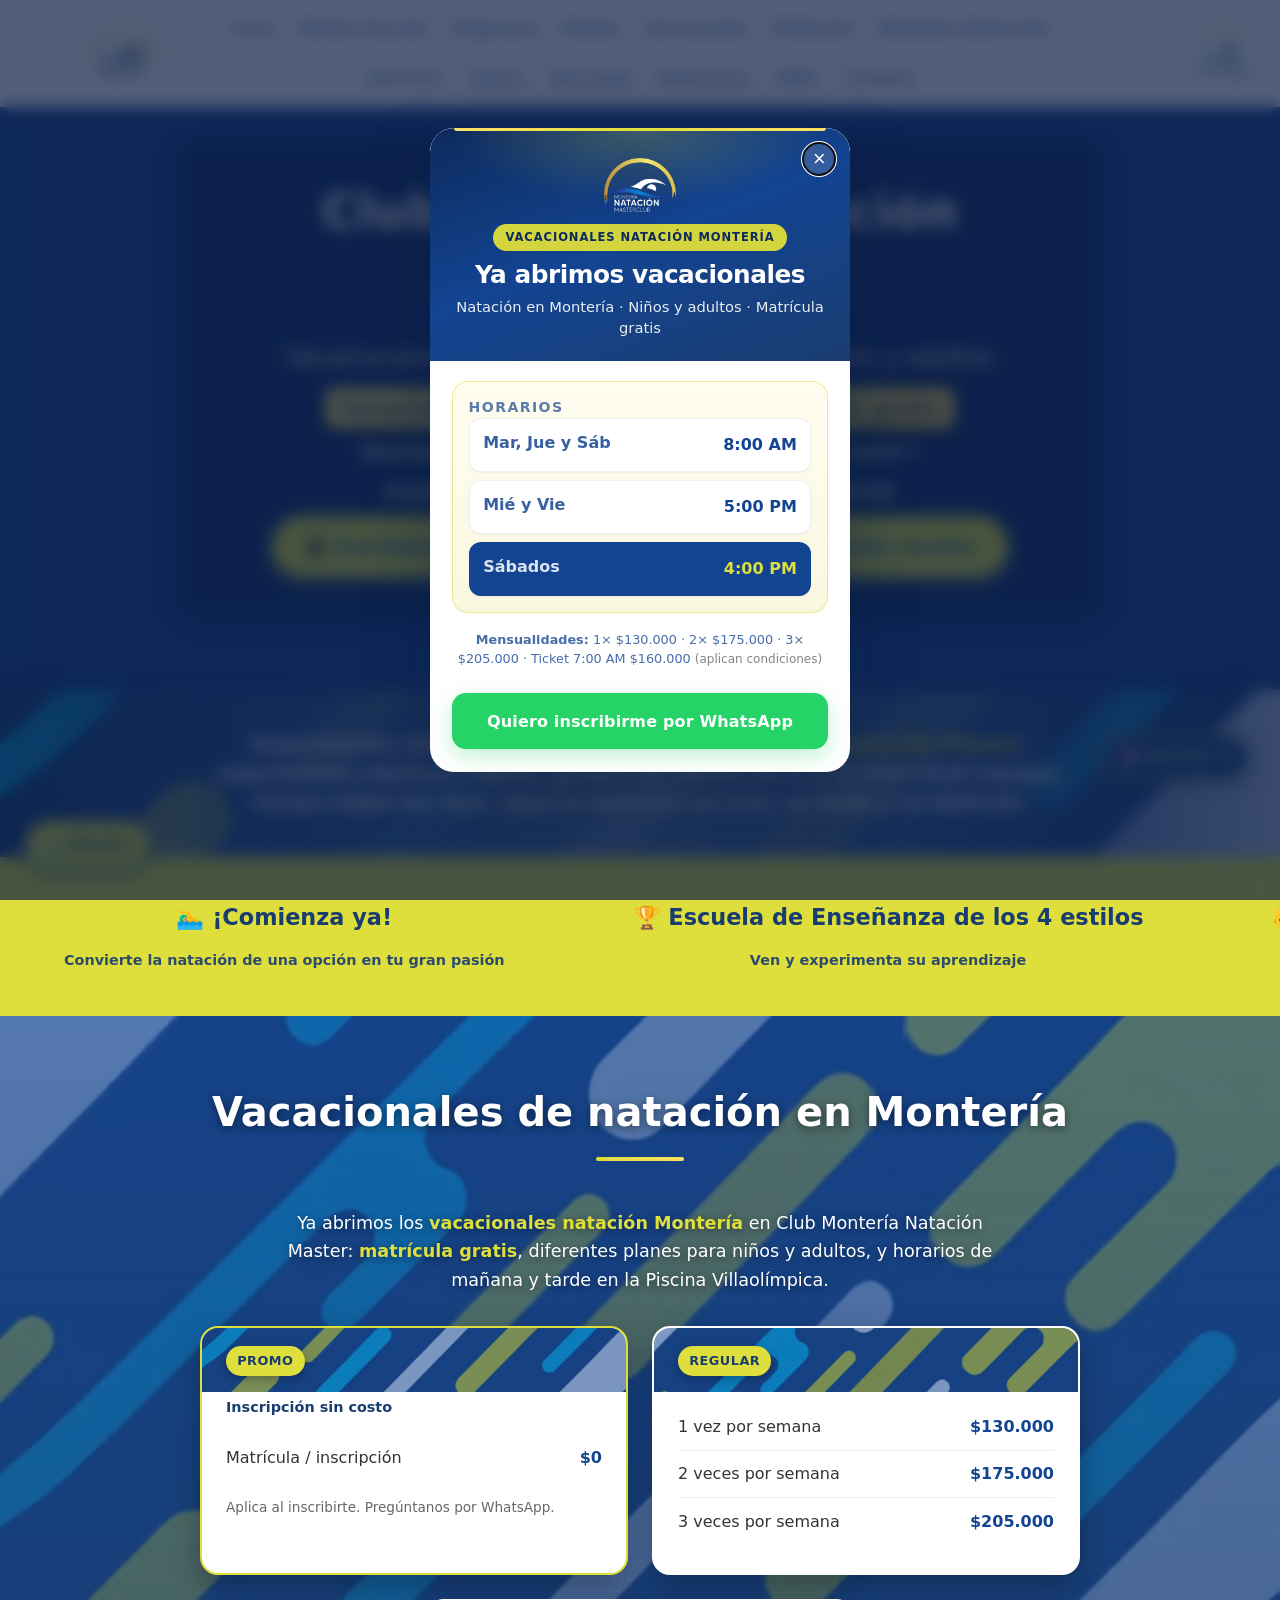
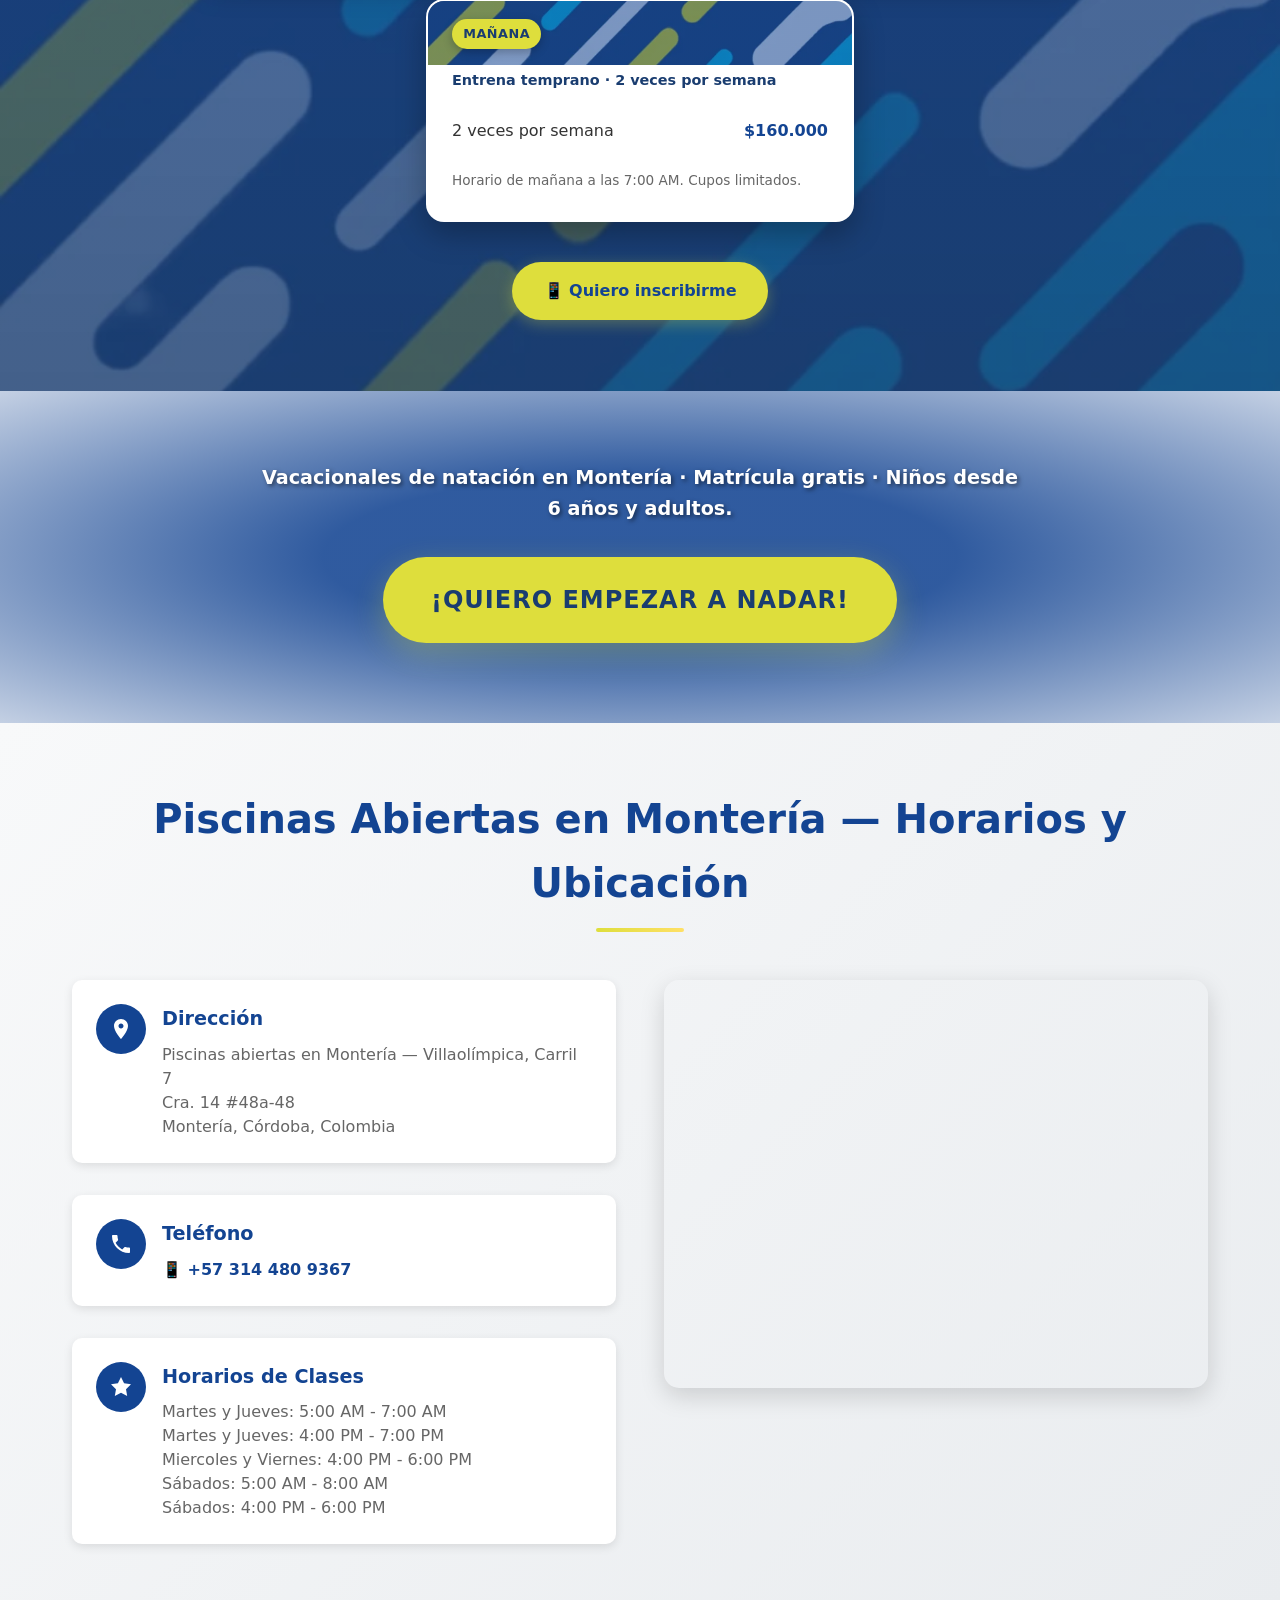
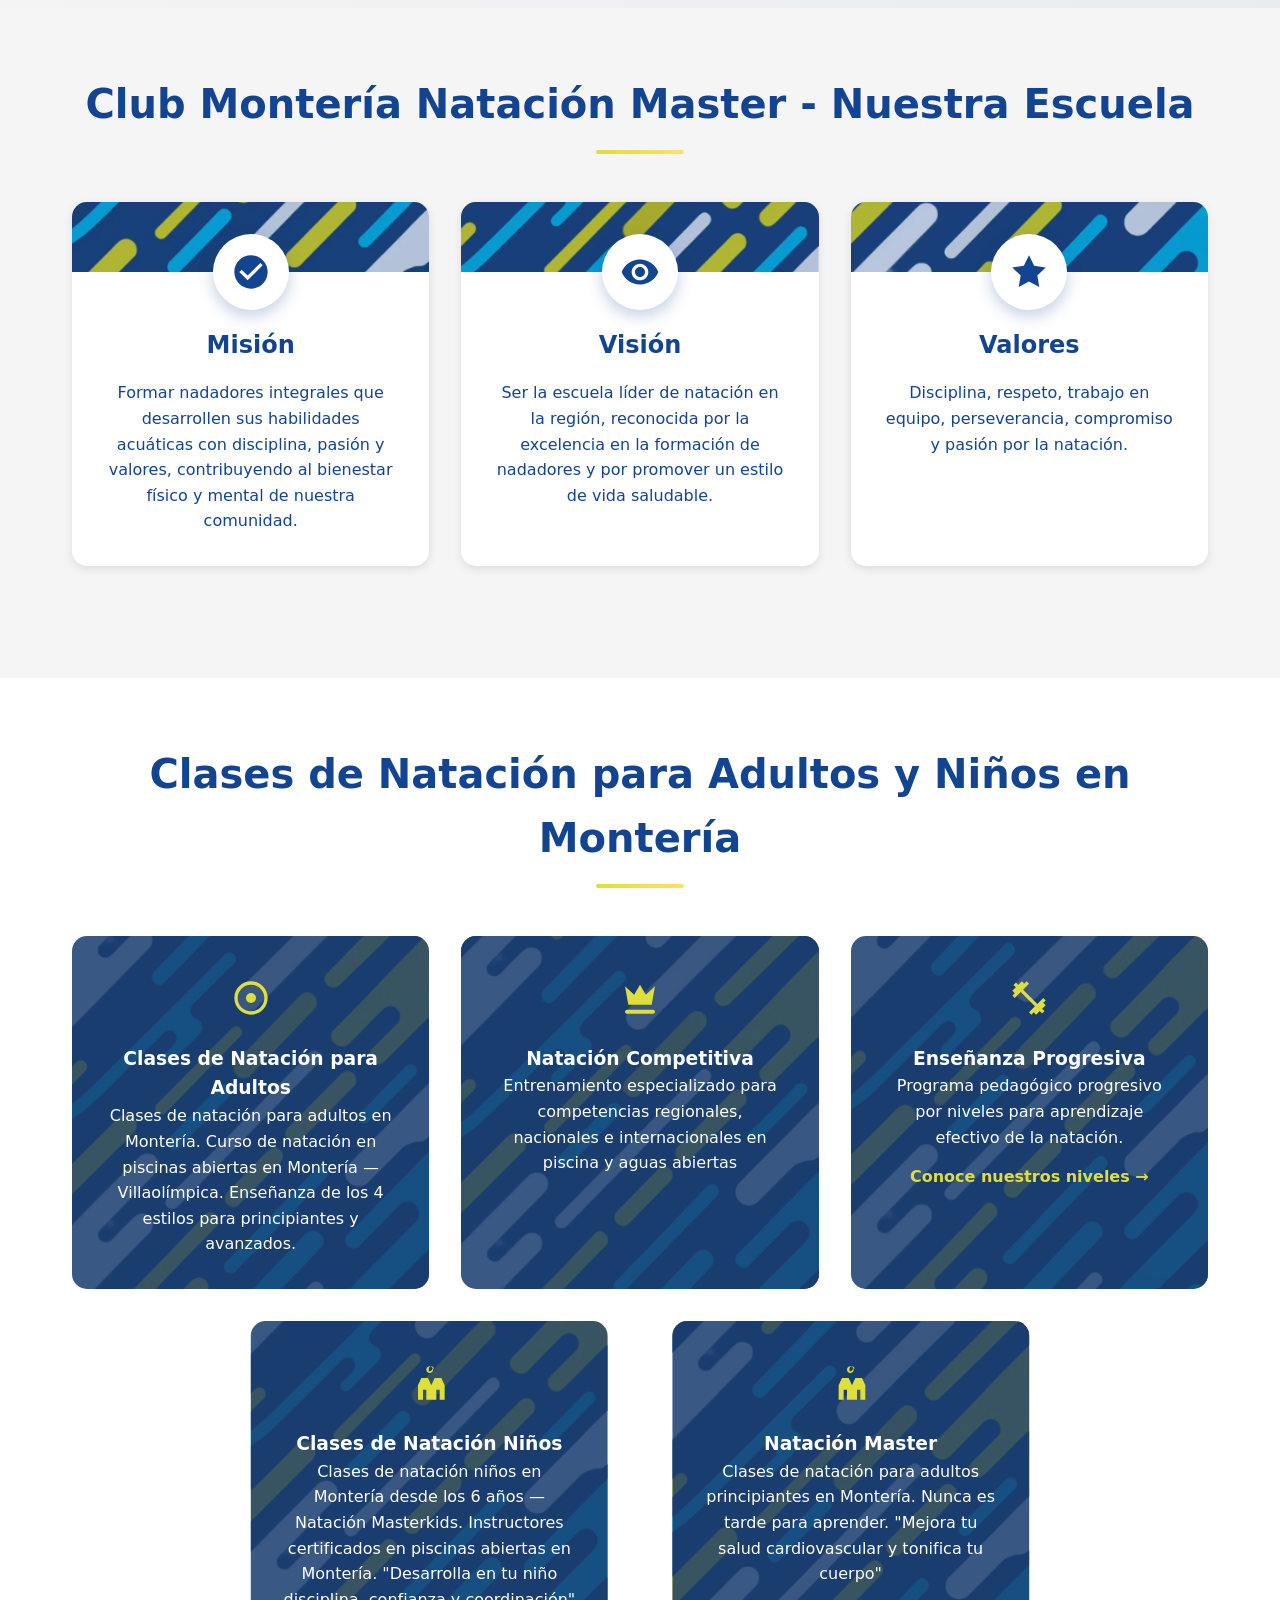
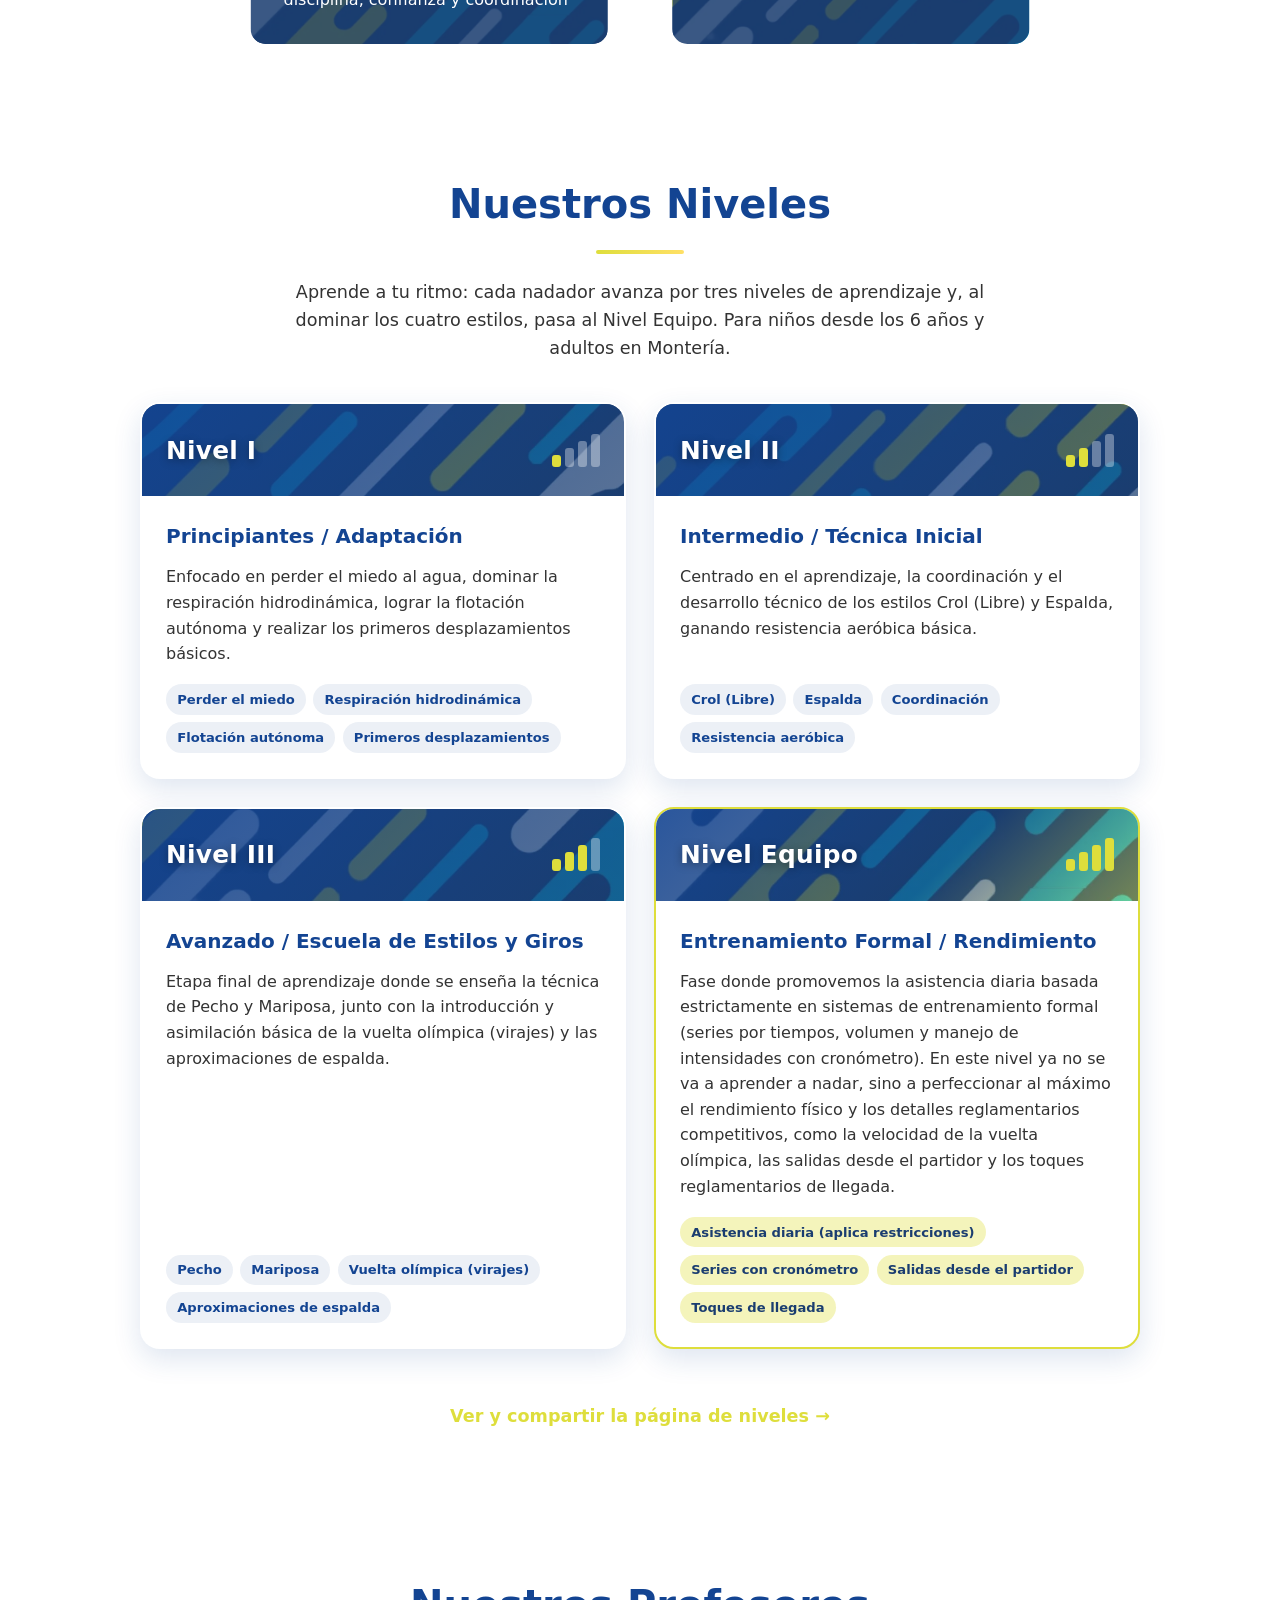
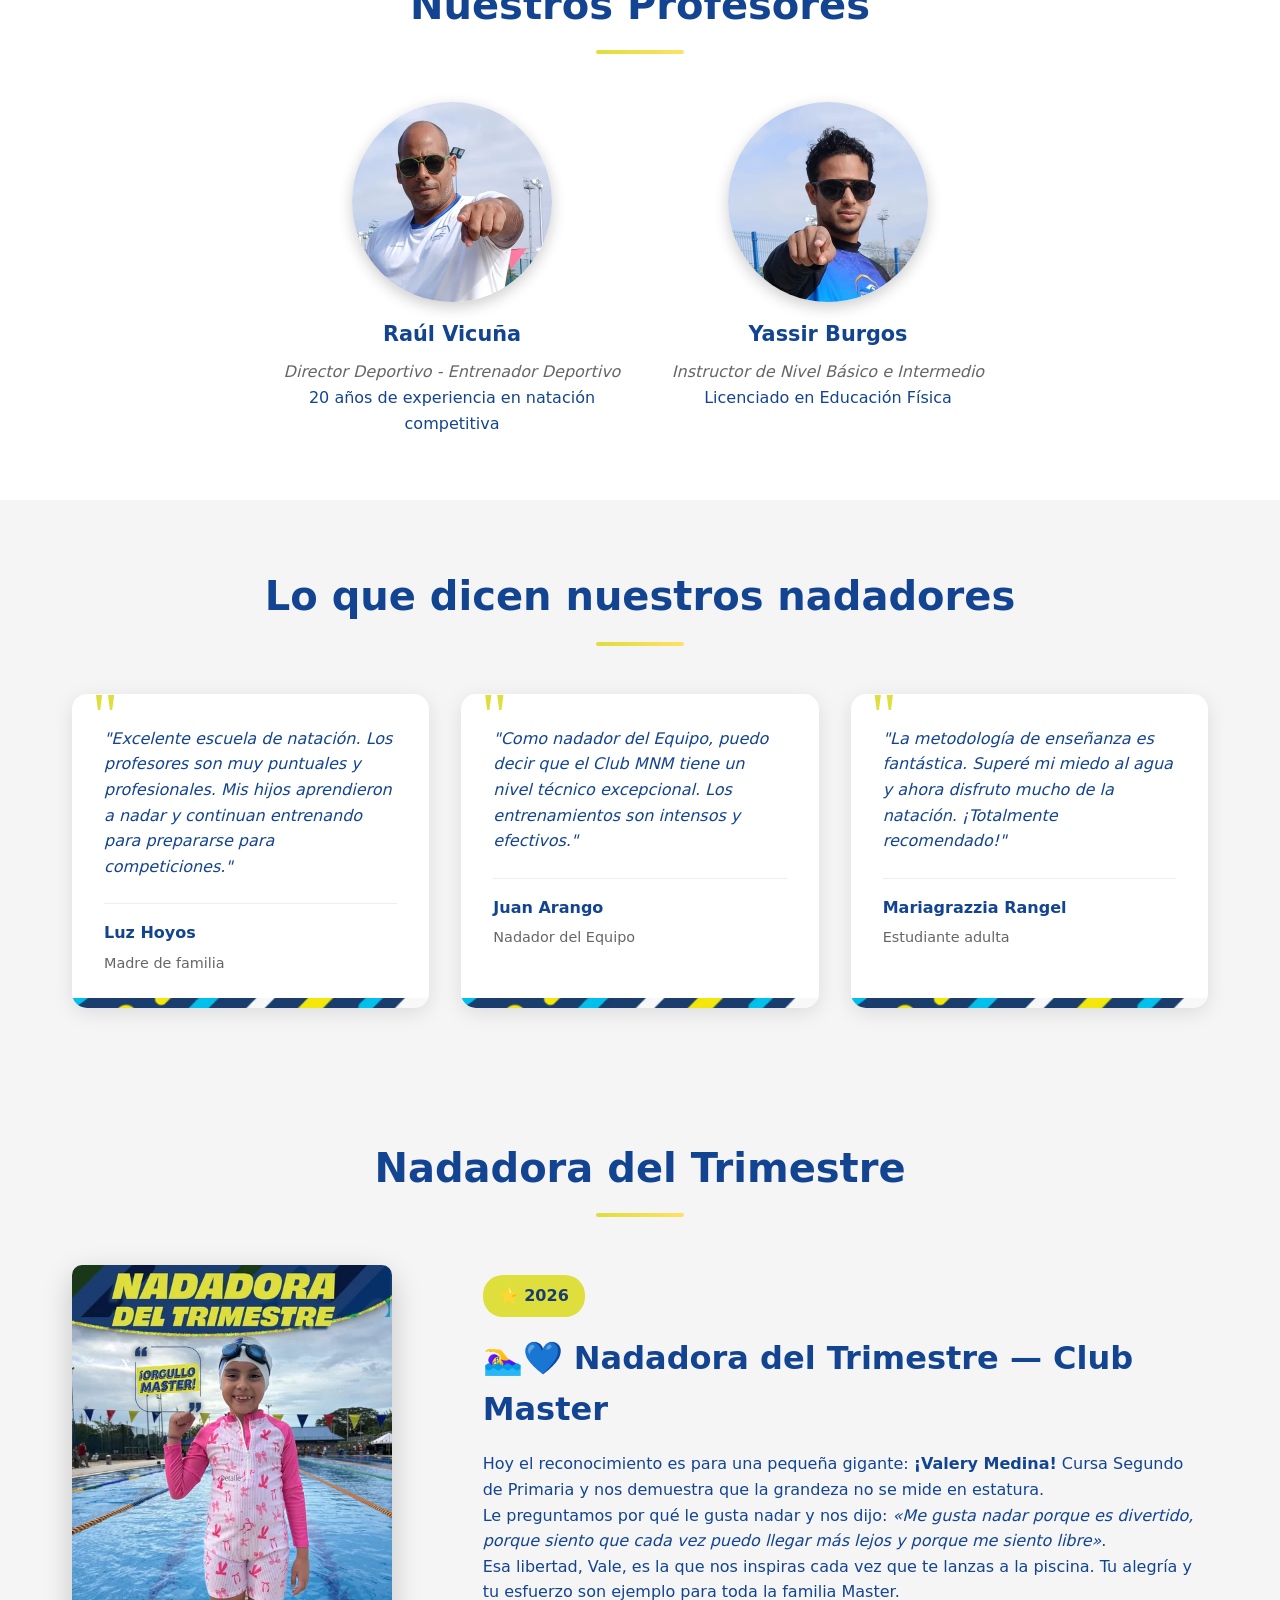
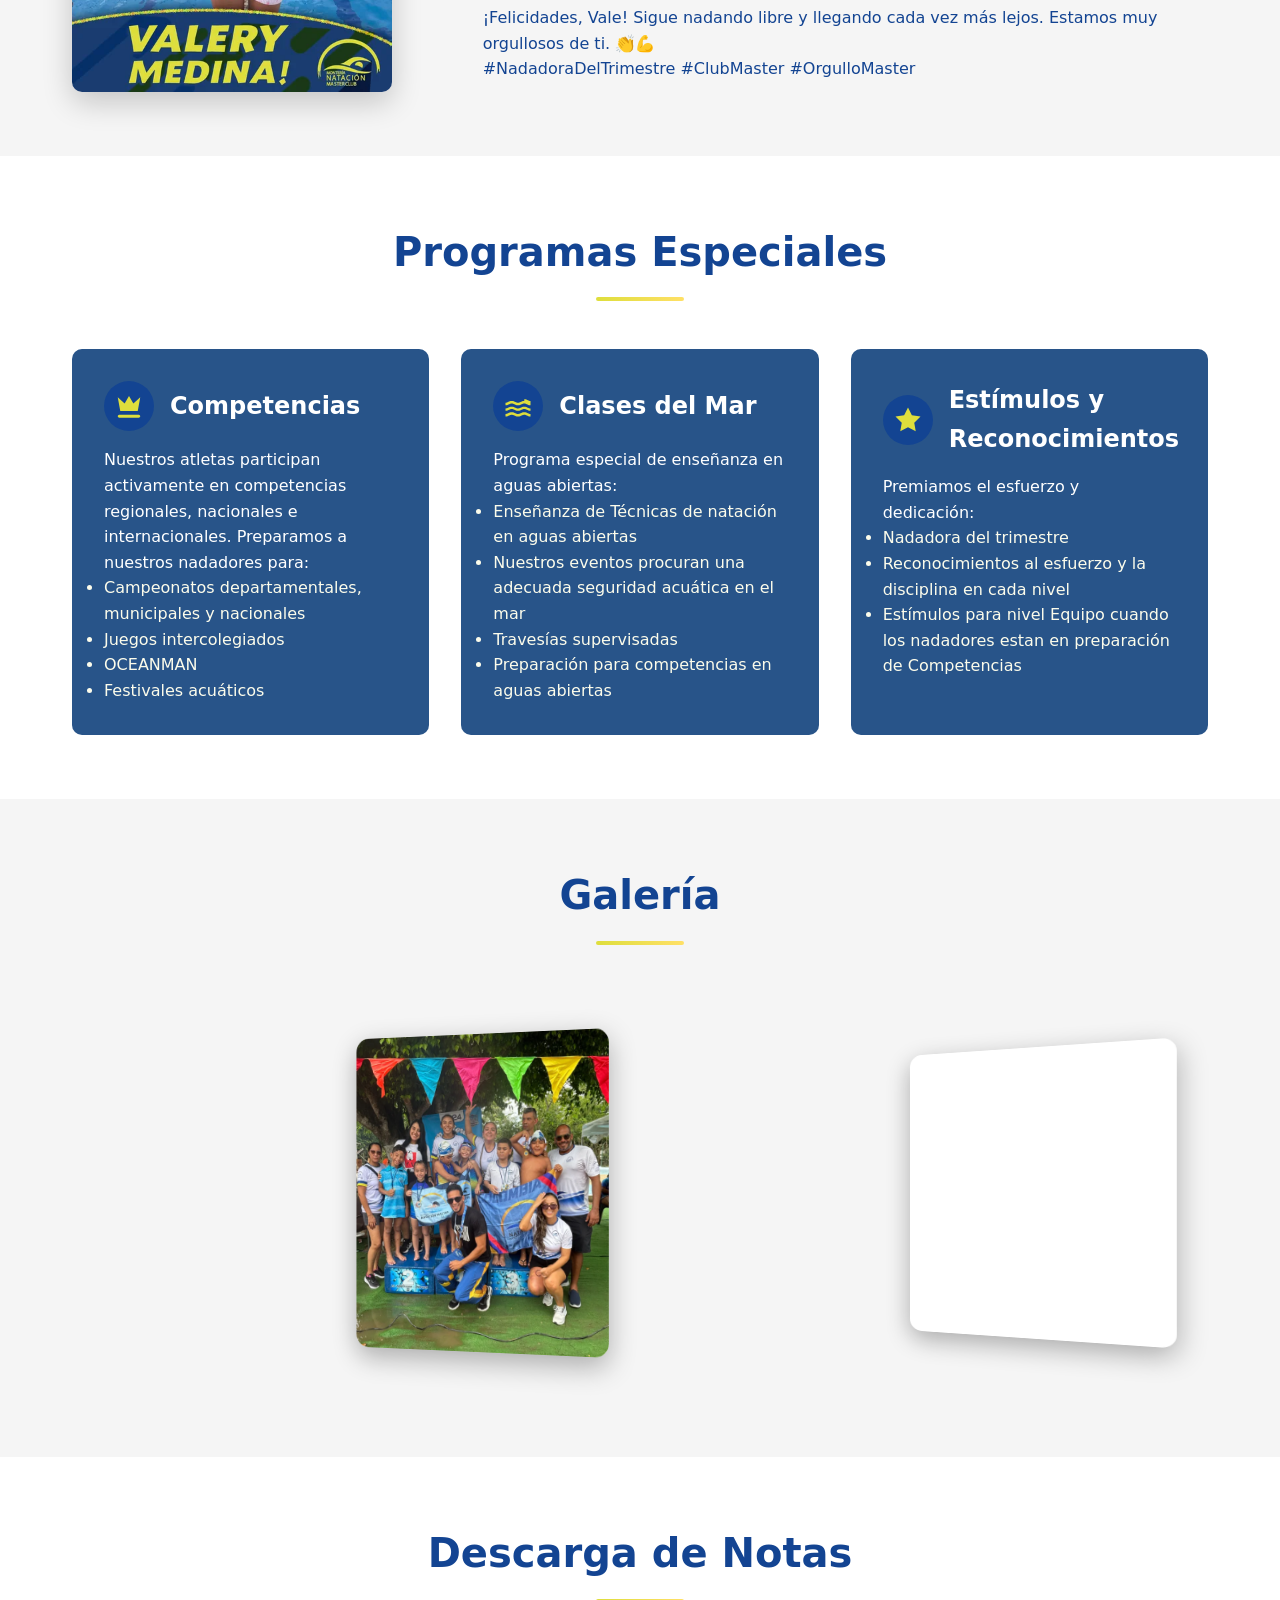
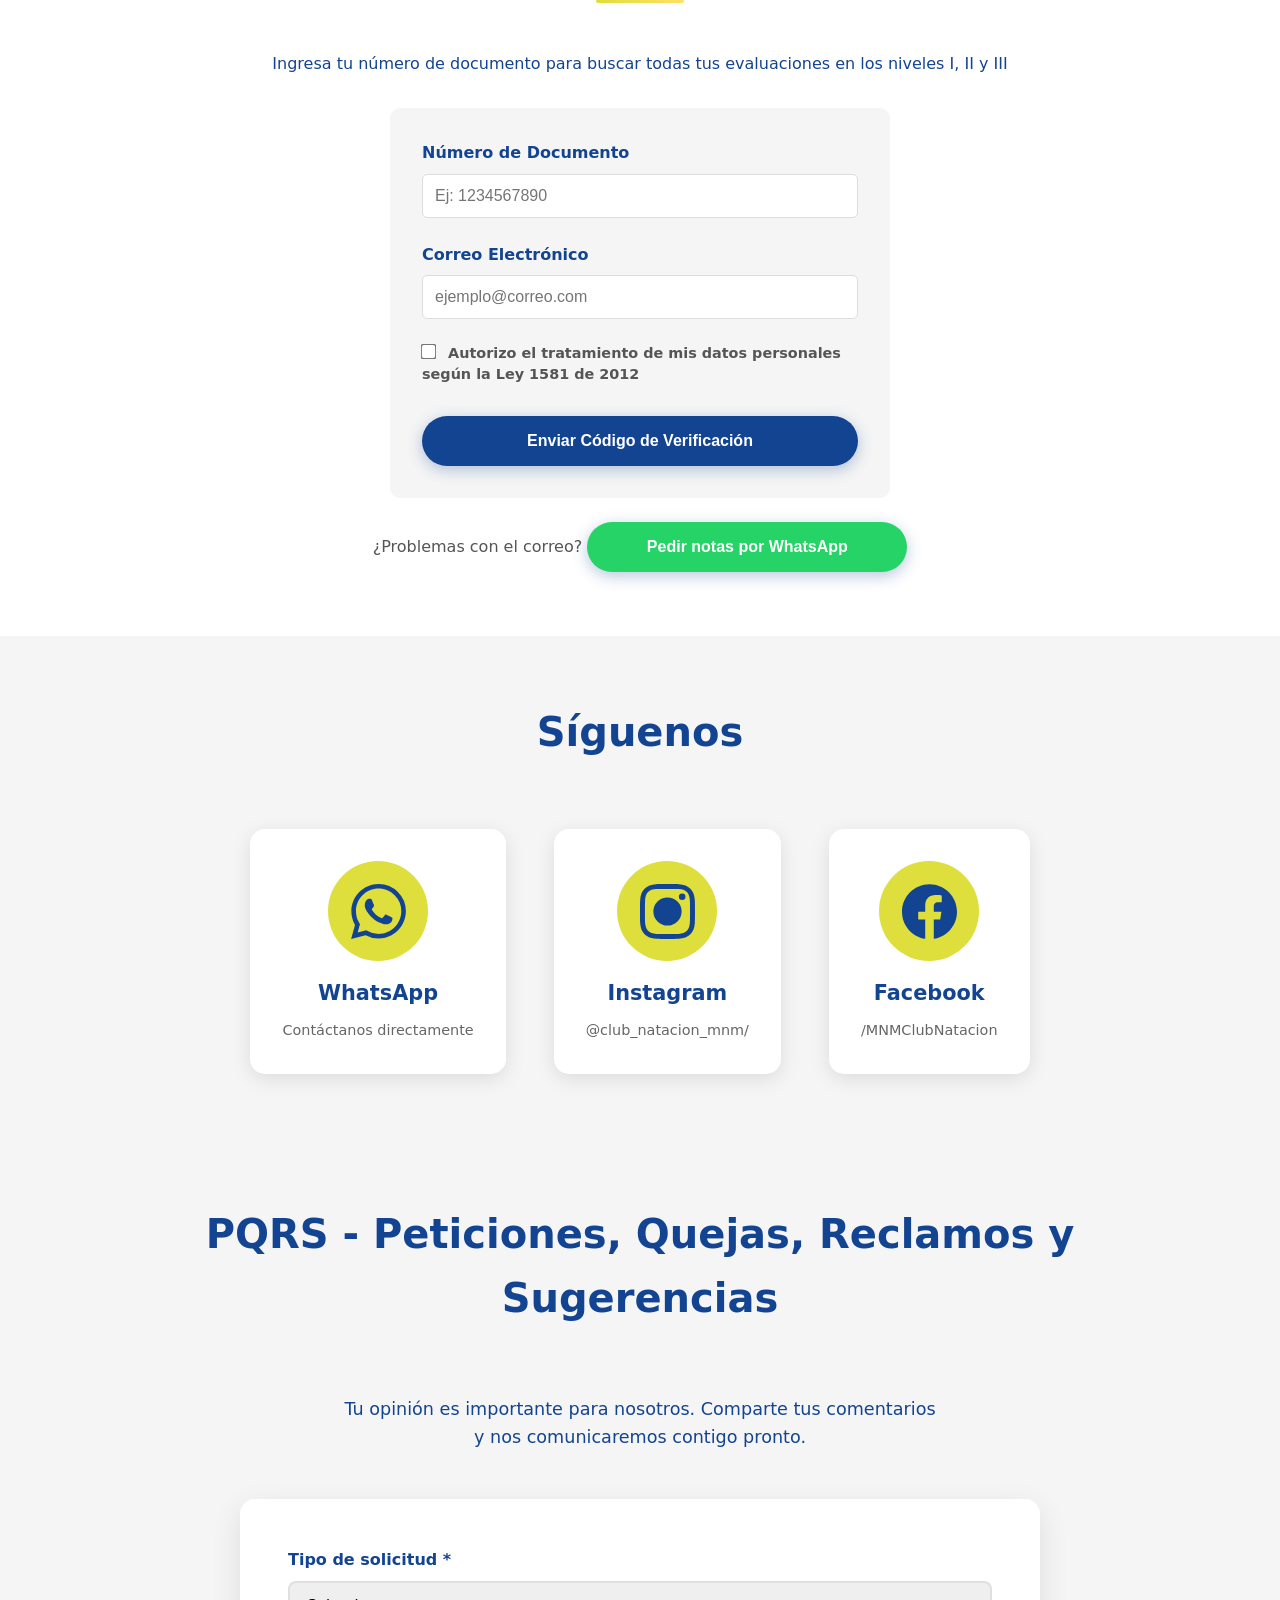
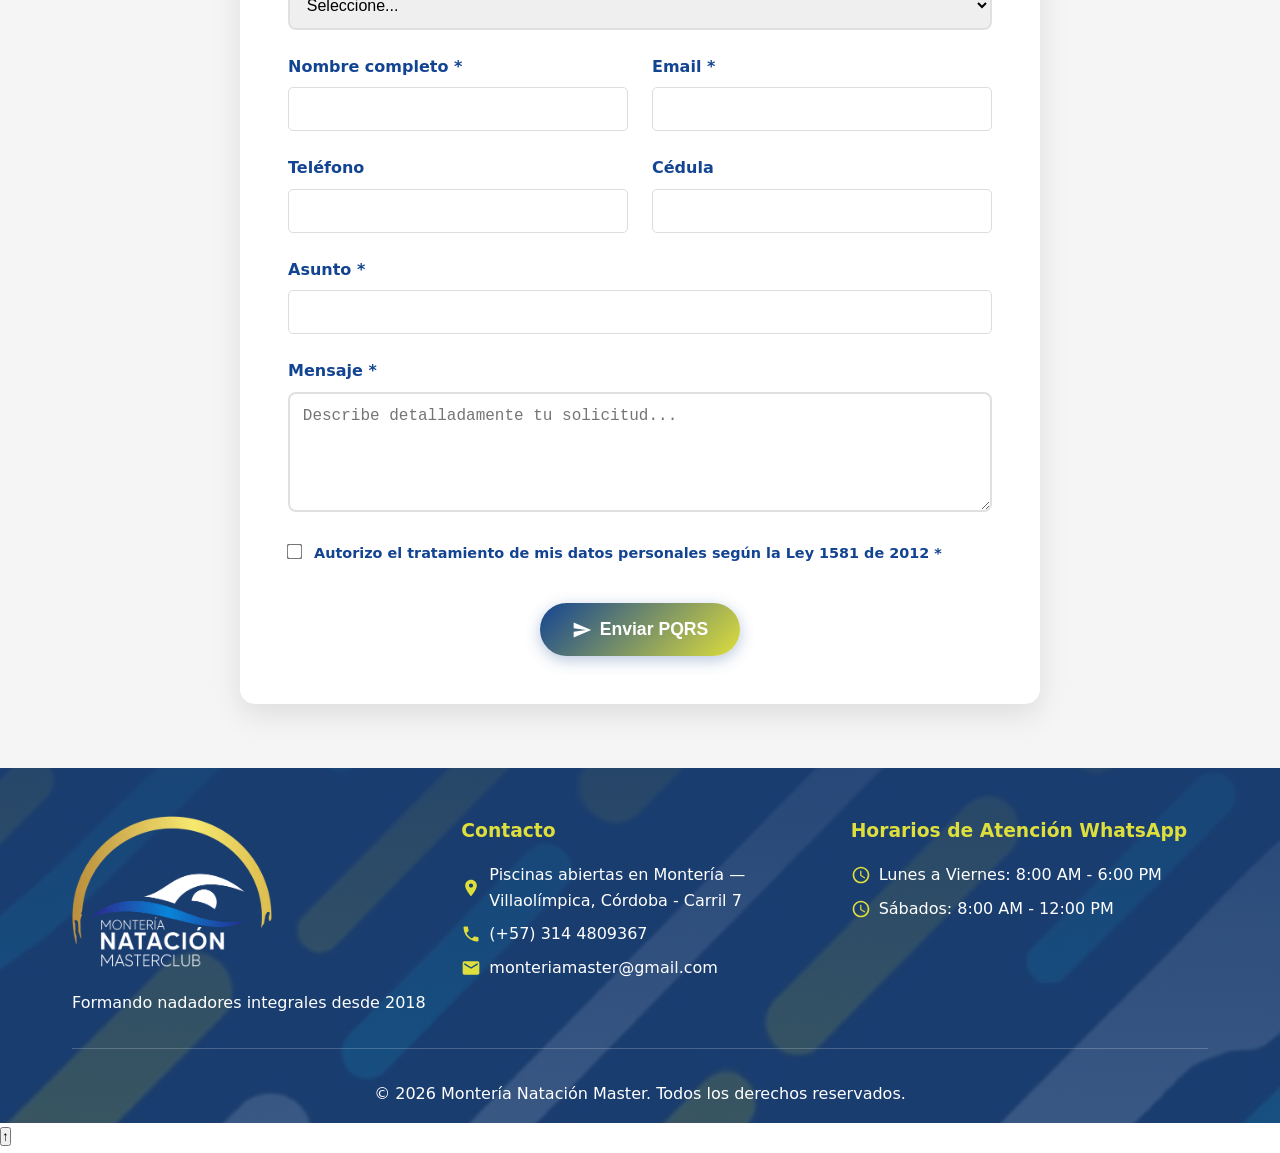
<file: index.html>
<!DOCTYPE html>
<html lang="es">
<head>
    <meta charset="UTF-8">
    <meta name="viewport" content="width=device-width, initial-scale=1.0">
    
    <!-- SEO Meta Tags -->
    <title>Vacacionales Natación Montería | Club Montería Natación Master</title>
    <meta name="description" content="Vacacionales natación Montería en Club Montería Natación Master. Matrícula gratis, planes para niños y adultos. Mar-Jue-Sáb 8:00 AM · Mié-Vie 5:00 PM · Sáb 4:00 PM. Piscina Villaolímpica.">
    <meta name="keywords" content="vacacionales natacion monteria, vacacionales de natacion monteria, vacacionales natación montería, natacion vacaciones monteria, clases de natacion monteria, natacion monteria, natación montería, clases de natacion niños monteria, clases de natacion adultos monteria, piscina monteria, piscinas abiertas en monteria, club natacion monteria, escuela natación montería, piscina villaolímpica montería, matricula gratis">
    <meta name="author" content="Club Montería Natación Master">
    <meta name="robots" content="index, follow, max-image-preview:large, max-snippet:-1, max-video-preview:-1">
    <meta name="googlebot" content="index, follow">
    <meta name="language" content="Spanish">
    <meta name="geo.region" content="CO-COR">
    <meta name="geo.placename" content="Montería">
    <meta name="geo.position" content="8.7500;-75.8814">
    <meta name="ICBM" content="8.7500, -75.8814">
    <link rel="canonical" href="https://monterianatacionmaster.netlify.app/">
    
    <!-- Open Graph / Facebook -->
    <meta property="og:type" content="website">
    <meta property="og:url" content="https://monterianatacionmaster.netlify.app/">
    <meta property="og:title" content="Vacacionales Natación Montería | Club Montería Natación Master">
    <meta property="og:description" content="Vacacionales de natación en Montería con matrícula gratis. Planes para niños y adultos · Horarios mañana y tarde · Piscina Villaolímpica.">
    <meta property="og:image" content="https://monterianatacionmaster.netlify.app/logo/MNM.png">
    <meta property="og:image:width" content="1202">
    <meta property="og:image:height" content="900">
    <meta property="og:image:alt" content="Vacacionales de natación en Montería - Club Montería Natación Master">
    <meta property="og:locale" content="es_CO">
    <meta property="og:site_name" content="Club Montería Natación Master">
    
    <!-- Twitter Card -->
    <meta name="twitter:card" content="summary_large_image">
    <meta name="twitter:url" content="https://monterianatacionmaster.netlify.app/">
    <meta name="twitter:title" content="Vacacionales Natación Montería | Club Montería Natación Master">
    <meta name="twitter:description" content="Vacacionales de natación en Montería con matrícula gratis. Planes para niños y adultos · Horarios mañana y tarde · Piscina Villaolímpica.">
    <meta name="twitter:image" content="https://monterianatacionmaster.netlify.app/logo/MNM.png">
    <meta name="twitter:image:alt" content="Vacacionales de natación en Montería - Club Montería Natación Master">
    
    <!-- Favicon -->
    <link rel="icon" type="image/png" href="/logo/MNM.png">
    
    <!-- Google Tag Manager (carga diferida para no bloquear el render) -->
    <script>
    function loadGTM() {
        (function(w,d,s,l,i){w[l]=w[l]||[];w[l].push({'gtm.start':
        new Date().getTime(),event:'gtm.js'});var f=d.getElementsByTagName(s)[0],
        j=d.createElement(s),dl=l!='dataLayer'?'&l='+l:'';j.async=true;j.src=
        'https://www.googletagmanager.com/gtm.js?id='+i+dl;f.parentNode.insertBefore(j,f);
        })(window,document,'script','dataLayer','GTM-WV86WF3R');
    }
    window.addEventListener('load', function() {
        if ('requestIdleCallback' in window) {
            requestIdleCallback(loadGTM, { timeout: 4000 });
        } else {
            setTimeout(loadGTM, 2000);
        }
    });
    </script>
    <!-- End Google Tag Manager -->
    <link rel="preload" href="/css/styles.min.css?v=20261113a" as="style">
    <link rel="stylesheet" href="/css/styles.min.css?v=20261113a">
    <style>
        body{margin:0;font-family:system-ui,-apple-system,sans-serif;color:#134492}
        .header{background:#fff;position:fixed;top:0;width:100%;z-index:1000;padding:1rem 0;box-shadow:0 2px 5px rgba(0,0,0,.1)}
        .nav-logo-left,.nav-logo-right{object-fit:contain;width:auto}
        .hero{margin-top:60px;position:relative;height:70vh;display:flex;align-items:center;justify-content:center;overflow:hidden}
        .video-container{position:absolute;inset:0;background:#134492}
        .video-container video{width:100%;height:100%;object-fit:cover;opacity:0}
        .video-container video.is-visible{opacity:1;transition:opacity .8s ease}
        .hero-content{position:relative;z-index:2;text-align:center;color:#fff;padding:2rem 2.5rem;background:rgba(13,42,92,.72);border-radius:18px;max-width:920px;margin:0 1rem;box-shadow:0 8px 32px rgba(0,0,0,.35)}
        .hero h1{font-size:3rem;margin-bottom:1rem;text-shadow:2px 2px 4px rgba(0,0,0,.5)}
        .hero p{font-size:1.5rem;margin-bottom:.75rem;line-height:1.4;text-shadow:2px 2px 8px rgba(0,0,0,.9)}
        .hero .hero-highlight{display:inline-block;background:linear-gradient(90deg,#ffe066,#dede3c,#ffd24d);color:#0d2a5c;padding:.35rem .75rem;border-radius:8px;font-weight:800;font-size:1.35rem;line-height:1.35;box-shadow:0 4px 16px rgba(0,0,0,.45)}
        .hero .hero-info{font-size:1.15rem;font-weight:600}
        .cta-button{display:inline-block;background:#dede3c;color:#134492;padding:1rem 2rem;text-decoration:none;border-radius:50px;font-weight:700;margin-top:.5rem}
        .promo-popup-actions .cta-button{display:block;width:100%;margin-top:0;text-align:center;box-sizing:border-box;border-radius:14px;background:#25d366!important;color:#fff!important;box-shadow:0 8px 22px rgba(37,211,102,.28)!important}
        @media (max-width:768px){
            .nav-container{display:flex;align-items:center;justify-content:space-between;gap:.5rem;padding:0 1rem}
            .nav-logos{display:flex;align-items:center;gap:.5rem;flex:1;min-width:0;position:static;transform:none;width:auto;padding:0}
            .nav-logo-left,.nav-logo-right{height:36px;max-height:36px}
            .hamburger{display:flex;flex-shrink:0;margin-left:auto}
            .hero{margin-top:70px}
            .video-container video{display:none}
            .hero h1{font-size:2.4rem}
            .hero p{font-size:1.05rem}
            .hero .hero-highlight{display:block;font-size:1rem;padding:.45rem .65rem;margin:.25rem auto;max-width:100%}
            .hero .hero-info{font-size:.95rem}
            .hero-content{padding:1.25rem 1rem;margin:0 .75rem}
        }
    </style>

</head>
<body>
    <!-- Google Tag Manager (noscript) -->
    <noscript><iframe src="https://www.googletagmanager.com/ns.html?id=GTM-WV86WF3R"
    height="0" width="0" style="display:none;visibility:hidden"></iframe></noscript>
    <!-- End Google Tag Manager (noscript) -->
    <!-- Header -->
    <header class="header">
        <nav class="nav-container" aria-label="Navegación principal">
            <div class="nav-logos">
                <img src="logo/MNM.webp" alt="Logo Montería Natación Master" class="nav-logo-left" decoding="async" fetchpriority="low">
                <img src="logo/MNMKIDS.webp" alt="Logo MNM Kids" class="nav-logo-right" decoding="async" fetchpriority="low">
            </div>
            <button type="button" class="hamburger" id="hamburger" aria-label="Abrir menú de navegación" aria-expanded="false" aria-controls="navMenu">
                <span></span>
                <span></span>
                <span></span>
            </button>
            <ul class="nav-menu" id="navMenu">
                <li><a href="#inicio">Inicio</a></li>
                <li><a href="#escuela">Nuestra Escuela</a></li>
                <li><a href="#programas">Programas</a></li>
                <li><a href="#niveles">Niveles</a></li>
                <li><a href="#vacacionales">Vacacionales</a></li>
                <li><a href="#profesores">Profesores</a></li>
                <li><a href="#destacado">Nadadora Destacada</a></li>
                <li><a href="#ubicacion">Ubicación</a></li>
                <li><a href="#galeria">Galería</a></li>
                <!-- NatalIA desactivada: tráfico a WhatsApp
                <li><a href="#asistente">Asistente Virtual</a></li>
                -->
                <li><a href="#descargas">Descargas</a></li>
                <li><a href="#testimonios">Testimonios</a></li>
                <li><a href="#pqrs">PQRS</a></li>
                <li><a href="#contacto">Contacto</a></li>
            </ul>
        </nav>
    </header>

    <!-- Hero Section con Video -->
    <section class="hero" id="inicio">
        <div class="video-container">
            <video muted loop playsinline preload="none" id="heroVideo"></video>
            <div class="video-overlay"></div>
        </div>
        <div class="hero-content">
            <h1>Club Montería Natación Master</h1>
            <p>Vacacionales de natación en Montería para niños y adultos</p>
            <p><span class="hero-highlight">Vacacionales natación Montería · Matrícula gratis</span></p>
            <p class="hero-info">Piscinas abiertas en Montería — Villaolímpica, carril 7</p>
            <p class="hero-info">Inspirados en la excelencia #Sabemosdenatación</p>
            <div class="hero-actions">
                <a href="https://wa.me/573144809367?text=Hola,%20quiero%20información%20sobre%20las%20clases%20de%20natación%20y%20la%20matrícula%20gratis." target="_blank" rel="noopener noreferrer" class="cta-button cta-whatsapp">📱 Escríbenos por WhatsApp</a>
                <a href="#niveles" class="cta-button cta-whatsapp">🏊 Conoce nuestros niveles</a>
            </div>
        </div>
    </section>

    <!-- Sección Destacada - Seguimiento Digital -->
    <section class="featured-highlight">
        <div class="featured-highlight-content">
            <p>Experimenta cómo se aprende a nadar en <strong>Montería Natación Master</strong>: seguimiento mensual digital, grupos de menos de 6 y, si eres nivel equipo, vienes todos los días. Aquí la natación se vive, se mide y se disfruta.</p>
        </div>
    </section>

    <!-- Anuncios del Mes -->
    <section class="announcements">
        <div class="announcements-track">
            <div class="announcement-item">
                <span class="announcement-title">🏊‍♂️ ¡Comienza ya!</span>
                <span class="announcement-subtitle">Convierte la natación de una opción en tu gran pasión</span>
            </div>
            <div class="announcement-item">
                <span class="announcement-title">🏆 Escuela de Enseñanza de los 4 estilos</span>
                <span class="announcement-subtitle"> Ven y experimenta su aprendizaje</span>
            </div>
            <div class="announcement-item">
                <span class="announcement-title">👶 ¡Clases seguras - Instructores certificados!</span>
                <span class="announcement-subtitle"> Niños desde 6 años</span>
            </div>
            <div class="announcement-item">
                <span class="announcement-title">☀️ Vacacionales natación Montería</span>
                <span class="announcement-subtitle">Mar-Jue-Sáb 8:00 AM · Mié-Vie 5:00 PM · Sáb 4:00 PM</span>
            </div>
            <div class="announcement-item">
                <span class="announcement-title">☀️ Plan ticket 7:00 AM</span>
                <span class="announcement-subtitle">2 veces por semana $160.000</span>
            </div>
            <div class="announcement-item">
                <span class="announcement-title">📊 Seguimiento mensual digital</span>
                <span class="announcement-subtitle">Conoce tu avance y puntaje de nivel</span>
            </div>
            <div class="announcement-item">
                <span class="announcement-title">🎯 "Descarga aquí las notas "</span>
                <span class="announcement-subtitle">Conoce tu puntaje de nivel en el mes</span>
            </div>
            <div class="announcement-item">
                <span class="announcement-title">📱 Escríbenos por WhatsApp</span>
                <span class="announcement-subtitle">Inscripciones, horarios y más información</span>
            </div>
            <!-- Duplicamos los anuncios para loop continuo -->
          <div class="announcement-item">
                <span class="announcement-title">🏊‍♂️ ¡Comienza ya!</span>
                <span class="announcement-subtitle">Convierte la natación de una opción en tu gran pasión</span>
            </div>
            <div class="announcement-item">
                <span class="announcement-title">🏆 Escuela de Enseñanza de los 4 estilos</span>
                <span class="announcement-subtitle"> Ven y experimenta su aprendizaje</span>
            </div>
            <div class="announcement-item">
                <span class="announcement-title">👶 ¡Clases seguras - Instructores certificados!</span>
                <span class="announcement-subtitle"> Niños desde 6 años</span>
            </div>
            <div class="announcement-item">
                <span class="announcement-title">☀️ Vacacionales natación Montería</span>
                <span class="announcement-subtitle">Mar-Jue-Sáb 8:00 AM · Mié-Vie 5:00 PM · Sáb 4:00 PM</span>
            </div>
            <div class="announcement-item">
                <span class="announcement-title">☀️ Plan ticket 7:00 AM</span>
                <span class="announcement-subtitle">2 veces por semana $160.000</span>
            </div>
            <div class="announcement-item">
                <span class="announcement-title">📊 Seguimiento mensual digital</span>
                <span class="announcement-subtitle">Conoce tu avance y puntaje de nivel</span>
            </div>
            <div class="announcement-item">
                <span class="announcement-title">🎯 Descarga aquí las notas</span>
                <span class="announcement-subtitle">Conoce tu puntaje de nivel en el mes</span>
            </div>
            <div class="announcement-item">
                <span class="announcement-title">📱 Escríbenos por WhatsApp</span>
                <span class="announcement-subtitle">Inscripciones, horarios y más información</span>
            </div>
        </div>
    </section>

    <!-- Vacacionales / planes -->
    <section class="section pricing-section" id="vacacionales">
        <div class="container">
            <h2 class="section-title">Vacacionales de natación en Montería</h2>
            <p class="pricing-intro">Ya abrimos los <strong>vacacionales natación Montería</strong> en Club Montería Natación Master: <strong>matrícula gratis</strong>, diferentes planes para niños y adultos, y horarios de mañana y tarde en la Piscina Villaolímpica.</p>
            <div class="pricing-grid">
                <article class="pricing-card pricing-card--highlight">
                    <span class="pricing-badge">Promo</span>
                    <h3>Matrícula gratis</h3>
                    <p class="pricing-deadline">Inscripción sin costo</p>
                    <ul>
                        <li><span>Matrícula / inscripción</span> <strong>$0</strong></li>
                    </ul>
                    <p class="pricing-note">Aplica al inscribirte. Pregúntanos por WhatsApp.</p>
                </article>
                <article class="pricing-card">
                    <span class="pricing-badge">Regular</span>
                    <h3>Mensualidades</h3>
                    <ul>
                        <li><span>1 vez por semana</span> <strong>$130.000</strong></li>
                        <li><span>2 veces por semana</span> <strong>$175.000</strong></li>
                        <li><span>3 veces por semana</span> <strong>$205.000</strong></li>
                    </ul>
                </article>
                <article class="pricing-card">
                    <span class="pricing-badge">Mañana</span>
                    <h3>Plan ticket 7:00 AM</h3>
                    <p class="pricing-deadline">Entrena temprano · 2 veces por semana</p>
                    <ul>
                        <li><span>2 veces por semana</span> <strong>$160.000</strong></li>
                    </ul>
                    <p class="pricing-note">Horario de mañana a las 7:00 AM. Cupos limitados.</p>
                </article>
            </div>
            <a href="https://wa.me/573144809367?text=Hola,%20quiero%20inscribirme.%20Me%20interesa%20la%20mensualidad%20(1%20vez%20%24130.000,%202%20veces%20%24175.000%20o%203%20veces%20%24205.000)%20y%20la%20matrícula%20gratis." target="_blank" rel="noopener noreferrer" class="cta-button">📱 Quiero inscribirme</a>
        </div>
    </section>

    <!-- Sección de Ofertas Especiales -->
    <section class="special-offers hidden" id="ofertas" hidden aria-hidden="true">
        <div class="container">
            <h2 class="section-title">Vacacionales natación Montería</h2>
            <div class="offer-content">
                <div class="countdown-container">
                    <div class="countdown-timer">
                        <div class="time-unit">
                            <span class="time-number" id="days">00</span>
                            <span class="time-label">Días</span>
                        </div>
                        <div class="time-unit">
                            <span class="time-number" id="hours">00</span>
                            <span class="time-label">Horas</span>
                        </div>
                        <div class="time-unit">
                            <span class="time-number" id="minutes">00</span>
                            <span class="time-label">Minutos</span>
                        </div>
                        <div class="time-unit">
                            <span class="time-number" id="seconds">00</span>
                            <span class="time-label">Segundos</span>
                        </div>
                    </div>
                    <div class="offer-details">
                        <h3 class="offer-title">☀️ ¡YA ABRIMOS VACACIONALES! ☀️</h3>
                        <p class="offer-description">Diferentes planes. Mar, Jue y Sáb 8:00 AM · Mié y Vie 5:00 PM · Sáb 4:00 PM. Matrícula gratis. (aplican condiciones).</p>
                        <div class="offer-features">
                            <div class="feature">✅ Diferentes planes</div>
                            <div class="feature">✅ Mar, Jue y Sáb 8:00 AM</div>
                            <div class="feature">✅ Mié y Vie 5:00 PM · Sáb 4:00 PM</div>
                            <div class="feature">✅ Matrícula gratis</div>
                        </div>
                    </div>
                </div>
            </div>
        </div>
    </section>

    <!-- Sección de Inscripción -->
    <section class="enrollment-section">
        <div class="container">
            <p class="enrollment-text">Vacacionales de natación en Montería · Matrícula gratis · Niños desde 6 años y adultos.</p>
            <a href="https://wa.me/573144809367?text=Hola,%20quiero%20empezar%20a%20nadar%20e%20inscribirme%20con%20matrícula%20gratis." target="_blank" rel="noopener noreferrer" class="enrollment-button">
                ¡Quiero empezar a nadar!
            </a>
        </div>
    </section>

    <!-- Ubicación -->
    <section class="section location" id="ubicacion">
        <div class="container">
            <h2 class="section-title">Piscinas Abiertas en Montería — Horarios y Ubicación</h2>
            <div class="location-content">
                <div class="location-info">
                    <div class="info-item">
                        <div class="location-icon">
                            <svg viewBox="0 0 24 24">
                                <path d="M12 2C8.13 2 5 5.13 5 9c0 5.25 7 13 7 13s7-7.75 7-13c0-3.87-3.13-7-7-7zm0 9.5c-1.38 0-2.5-1.12-2.5-2.5s1.12-2.5 2.5-2.5 2.5 1.12 2.5 2.5-1.12 2.5-2.5 2.5z"/>
                            </svg>
                        </div>
                        <div class="info-content">
                            <h3>Dirección</h3>
                            <p>Piscinas abiertas en Montería — Villaolímpica, Carril 7<br>
                            Cra. 14 #48a-48<br>
                            Montería, Córdoba, Colombia</p>
                        </div>
                    </div>
                    <div class="info-item">
                        <div class="location-icon">
                            <svg viewBox="0 0 24 24">
                                <path d="M6.62 10.79c1.44 2.83 3.76 5.14 6.59 6.59l2.2-2.2c.27-.27.67-.36 1.02-.24 1.12.37 2.33.57 3.57.57.55 0 1 .45 1 1V20c0 .55-.45 1-1 1-9.39 0-17-7.61-17-17 0-.55.45-1 1-1h3.5c.55 0 1 .45 1 1 0 1.25.2 2.45.57 3.57.11.35.03.74-.25 1.02l-2.2 2.2z"/>
                            </svg>
                        </div>
                        <div class="info-content">
                            <h3>Teléfono</h3>
                            <p><a href="https://wa.me/573144809367?text=Hola,%20quiero%20información%20sobre%20las%20clases%20de%20natación" target="_blank" rel="noopener noreferrer">📱 +57 314 480 9367</a></p>
                        </div>
                    </div>
                    <div class="info-item">
                        <div class="location-icon">
                            <svg viewBox="0 0 24 24">
                                <path d="M12 2l3.09 6.26L22 9.27l-5 4.87 1.18 6.88L12 17.77l-6.18 3.25L7 14.14 2 9.27l6.91-1.01z"/>
                            </svg>
                        </div>
                        <div class="info-content">
                            <h3>Horarios de Clases</h3>
                            <p>Martes y Jueves: 5:00 AM - 7:00 AM<br>
                               Martes y Jueves: 4:00 PM - 7:00 PM<br>
                               Miercoles y Viernes: 4:00 PM - 6:00 PM<br>
                               Sábados: 5:00 AM - 8:00 AM<br>
                            Sábados: 4:00 PM - 6:00 PM</p>
                        </div>
                    </div>
                </div>
                <div class="map-container">
                    <iframe class="lazy-map"
                           data-src="https://www.google.com/maps/embed?pb=!1m18!1m12!1m3!1d3939.6!2d-75.8698349!3d8.7635487!2m3!1f0!2f0!3f0!3m2!1i1024!2i768!4f13.1!3m3!1m2!1s0x8e5a2f002feef1d3%3A0xff58a156ceaf0c86!2sPiscina%20Ol%C3%ADmpica!5e0!3m2!1ses!2sco!4v1692000000000!5m2!1ses!2sco" 
                           width="100%" 
                           height="400" 
                           style="border:0;" 
                           title="Mapa Piscina Villaolímpica Montería"
                           allowfullscreen="" 
                           referrerpolicy="no-referrer-when-downgrade">
                    </iframe>
                </div>
            </div>
        </div>
    </section>

    <!-- Nuestra Escuela -->
    <section class="section school-info" id="escuela">
        <div class="container">
            <h2 class="section-title">Club Montería Natación Master - Nuestra Escuela</h2>
            <div class="info-grid">
                <div class="info-card">
                    <div class="info-icon">
                        <svg viewBox="0 0 24 24">
                            <path d="M12 2C6.48 2 2 6.48 2 12s4.48 10 10 10 10-4.48 10-10S17.52 2 12 2zm-2 15l-5-5 1.41-1.41L10 14.17l7.59-7.59L19 8l-9 9z"/>
                        </svg>
                    </div>
                    <h3>Misión</h3>
                    <p>Formar nadadores integrales que desarrollen sus habilidades acuáticas con disciplina, pasión y valores, contribuyendo al bienestar físico y mental de nuestra comunidad.</p>
                </div>
                <div class="info-card">
                    <div class="info-icon">
                        <svg viewBox="0 0 24 24">
                            <path d="M12 4.5C7 4.5 2.73 7.61 1 12c1.73 4.39 6 7.5 11 7.5s9.27-3.11 11-7.5c-1.73-4.39-6-7.5-11-7.5zM12 17c-2.76 0-5-2.24-5-5s2.24-5 5-5 5 2.24 5 5-2.24 5-5 5zm0-8c-1.66 0-3 1.34-3 3s1.34 3 3 3 3-1.34 3-3-1.34-3-3-3z"/>
                        </svg>
                    </div>
                    <h3>Visión</h3>
                    <p>Ser la escuela líder de natación en la región, reconocida por la excelencia en la formación de nadadores y por promover un estilo de vida saludable.</p>
                </div>
                <div class="info-card">
                    <div class="info-icon">
                        <svg viewBox="0 0 24 24">
                            <path d="M12 2l3.09 6.26L22 9.27l-5 4.87 1.18 6.88L12 17.77l-6.18 3.25L7 14.14 2 9.27l6.91-1.01L12 2z"/>
                        </svg>
                    </div>
                    <h3>Valores</h3>
                    <p>Disciplina, respeto, trabajo en equipo, perseverancia, compromiso y pasión por la natación.</p>
                </div>
            </div>
        </div>
    </section>

    <!-- Qué Enseñamos -->
    <section class="section" id="programas">
        <div class="container">
            <h2 class="section-title">Clases de Natación para Adultos y Niños en Montería</h2>
            <div class="programs">
                <div class="program-card">
                    <div class="program-icon">
                        <svg viewBox="0 0 24 24">
                            <path d="M12 2C6.48 2 2 6.48 2 12s4.48 10 10 10 10-4.48 10-10S17.52 2 12 2zm0 18c-4.42 0-8-3.58-8-8s3.58-8 8-8 8 3.58 8 8-3.58 8-8 8z"/>
                            <circle cx="12" cy="12" r="3"/>
                        </svg>
                    </div>
                    <h3>Clases de Natación para Adultos</h3>
                    <p>Clases de natación para adultos en Montería. Curso de natación en piscinas abiertas en Montería — Villaolímpica. Enseñanza de los 4 estilos para principiantes y avanzados.</p>
                </div>
                <div class="program-card">
                    <div class="program-icon">
                        <svg viewBox="0 0 24 24">
                            <path d="M5 16L3 5l5.5 5L12 4l3.5 6L21 5l-2 11H5zm14.8 3H4.2c-.6 0-1.2.6-1.2 1.2s.6 1.2 1.2 1.2h15.6c.6 0 1.2-.6 1.2-1.2s-.6-1.2-1.2-1.2z"/>
                        </svg>
                    </div>
                    <h3>Natación Competitiva</h3>
                    <p>Entrenamiento especializado para competencias regionales, nacionales e internacionales en piscina y aguas abiertas</p>
                </div>
                <div class="program-card">
                    <div class="program-icon">
                        <svg viewBox="0 0 24 24">
                            <path d="M20.57 14.86L22 13.43 20.57 12 17 15.57 8.43 7 12 3.43 10.57 2 9.14 3.43 7.71 2 5.57 4.14 4.14 2.71 2.71 4.14l1.43 1.43L2 7.71l1.43 1.43L2 10.57 3.43 12 7 8.43 15.57 17 12 20.57 13.43 22l1.43-1.43L16.29 22l2.14-2.14 1.43 1.43 1.43-1.43-1.43-1.43L22 16.29z"/>
                        </svg>
                    </div>
                    <h3>Enseñanza Progresiva</h3>
                    <p>Programa pedagógico progresivo por niveles para aprendizaje efectivo de la natación.</p>
                    <a href="#niveles" class="program-link">Conoce nuestros niveles →</a>
                </div>
                <div class="program-card">
                    <div class="program-icon">
                        <svg viewBox="0 0 24 24">
                            <path d="M12 2c1.1 0 2 .9 2 2s-.9 2-2 2-2-.9-2-2 .9-2 2-2zm9 7h-6l-2 4.37V22h3v-6h2v6h3v-8.63L19 9zm-6.5-5.5c0-.83-.67-1.5-1.5-1.5s-1.5.67-1.5 1.5S11.17 5 12 5s1.5-.67 1.5-1.5zM5 9h6l2 4.37V22H10v-6H8v6H5v-8.63L7 9z"/>
                        </svg>
                    </div>
                    <h3>Clases de Natación Niños</h3>
                    <p>Clases de natación niños en Montería desde los 6 años — Natación Masterkids. Instructores certificados en piscinas abiertas en Montería. "Desarrolla en tu niño disciplina, confianza y coordinación"</p>
                </div>
                <div class="program-card">
                    <div class="program-icon">
                        <svg viewBox="0 0 24 24">
                            <path d="M12 2c1.1 0 2 .9 2 2s-.9 2-2 2-2-.9-2-2 .9-2 2-2zm9 7h-6l-2 4.37V22h3v-6h2v6h3v-8.63L19 9zm-6.5-5.5c0-.83-.67-1.5-1.5-1.5s-1.5.67-1.5 1.5S11.17 5 12 5s1.5-.67 1.5-1.5zM5 9h6l2 4.37V22H10v-6H8v6H5v-8.63L7 9z"/>
                        </svg>
                    </div>
                    <h3>Natación Master</h3>
                    <p>Clases de natación para adultos principiantes en Montería. Nunca es tarde para aprender. "Mejora tu salud cardiovascular y tonifica tu cuerpo"</p>
                </div>
            </div>
        </div>
    </section>

    <!-- Nuestros Niveles -->
    <section class="section levels-section" id="niveles">
        <div class="container">
            <h2 class="section-title">Nuestros Niveles</h2>
            <p class="levels-intro">Aprende a tu ritmo: cada nadador avanza por tres niveles de aprendizaje y, al dominar los cuatro estilos, pasa al Nivel Equipo. Para niños desde los 6 años y adultos en Montería.</p>
            <div class="levels-grid">
                <article class="level-card">
                    <header class="level-header">
                        <span class="level-number">Nivel I</span>
                        <span class="level-meter" aria-hidden="true"><i class="on"></i><i></i><i></i><i></i></span>
                    </header>
                    <div class="level-body">
                        <h3>Principiantes / Adaptación</h3>
                        <p>Enfocado en perder el miedo al agua, dominar la respiración hidrodinámica, lograr la flotación autónoma y realizar los primeros desplazamientos básicos.</p>
                        <ul class="level-tags">
                            <li>Perder el miedo</li>
                            <li>Respiración hidrodinámica</li>
                            <li>Flotación autónoma</li>
                            <li>Primeros desplazamientos</li>
                        </ul>
                    </div>
                </article>
                <article class="level-card">
                    <header class="level-header">
                        <span class="level-number">Nivel II</span>
                        <span class="level-meter" aria-hidden="true"><i class="on"></i><i class="on"></i><i></i><i></i></span>
                    </header>
                    <div class="level-body">
                        <h3>Intermedio / Técnica Inicial</h3>
                        <p>Centrado en el aprendizaje, la coordinación y el desarrollo técnico de los estilos Crol (Libre) y Espalda, ganando resistencia aeróbica básica.</p>
                        <ul class="level-tags">
                            <li>Crol (Libre)</li>
                            <li>Espalda</li>
                            <li>Coordinación</li>
                            <li>Resistencia aeróbica</li>
                        </ul>
                    </div>
                </article>
                <article class="level-card">
                    <header class="level-header">
                        <span class="level-number">Nivel III</span>
                        <span class="level-meter" aria-hidden="true"><i class="on"></i><i class="on"></i><i class="on"></i><i></i></span>
                    </header>
                    <div class="level-body">
                        <h3>Avanzado / Escuela de Estilos y Giros</h3>
                        <p>Etapa final de aprendizaje donde se enseña la técnica de Pecho y Mariposa, junto con la introducción y asimilación básica de la vuelta olímpica (virajes) y las aproximaciones de espalda.</p>
                        <ul class="level-tags">
                            <li>Pecho</li>
                            <li>Mariposa</li>
                            <li>Vuelta olímpica (virajes)</li>
                            <li>Aproximaciones de espalda</li>
                        </ul>
                    </div>
                </article>
                <article class="level-card level-card--top">
                    <header class="level-header">
                        <span class="level-number">Nivel Equipo</span>
                        <span class="level-meter" aria-hidden="true"><i class="on"></i><i class="on"></i><i class="on"></i><i class="on"></i></span>
                    </header>
                    <div class="level-body">
                        <h3>Entrenamiento Formal / Rendimiento</h3>
                        <p>Fase donde promovemos la asistencia diaria basada estrictamente en sistemas de entrenamiento formal (series por tiempos, volumen y manejo de intensidades con cronómetro). En este nivel ya no se va a aprender a nadar, sino a perfeccionar al máximo el rendimiento físico y los detalles reglamentarios competitivos, como la velocidad de la vuelta olímpica, las salidas desde el partidor y los toques reglamentarios de llegada.</p>
                        <ul class="level-tags">
                            <li>Asistencia diaria (aplica restricciones)</li>
                            <li>Series con cronómetro</li>
                            <li>Salidas desde el partidor</li>
                            <li>Toques de llegada</li>
                        </ul>
                    </div>
                </article>
            </div>
            <div class="levels-cta">
                <p><a href="/niveles/" class="program-link">Ver y compartir la página de niveles →</a></p>
            </div>
        </div>
    </section>

    <!-- Nuestros Profesores -->
    <section class="section teachers" id="profesores">
        <div class="container">
            <h2 class="section-title">Nuestros Profesores</h2>
            <div class="teachers-grid">
                <div class="teacher-card">
                    <div class="teacher-photo">
                        <img src="img/profesor1.webp" alt="Profesor Raul" width="200" height="200" loading="lazy" decoding="async">
                    </div>
                    <h3 class="teacher-name">Raúl Vicuña</h3>
                    <p class="teacher-role">Director Deportivo - Entrenador Deportivo</p>
                    <p>20 años de experiencia en natación competitiva</p>
                </div>
                <div class="teacher-card">
                    <div class="teacher-photo">
                        <img src="img/profesor2.webp" alt="Profesor Yassir" width="200" height="200" loading="lazy" decoding="async">
                    </div>
                    <h3 class="teacher-name">Yassir Burgos</h3>
                    <p class="teacher-role">Instructor de Nivel Básico e Intermedio</p>
                    <p>Licenciado en Educación Física</p>
                </div>
                <div class="teacher-card teacher-card--disabled" aria-hidden="true">
                    <!-- Daniel del Castillo - profesor inhabilitado temporalmente -->
                    <div class="teacher-photo">
                        <img src="img/profesor3.webp" alt="Profesor Daniel" width="200" height="200" loading="lazy" decoding="async">
                    </div>
                    <h3 class="teacher-name">Daniel del Castillo</h3>
                    <p class="teacher-role">Instructor de Nivel Básico</p>
                    <p>Licenciado en Educación Física</p>
                </div>
            </div>
        </div>
    </section>

    <!-- Sección de Testimonios -->
    <section class="section testimonials" id="testimonios">
        <div class="container">
            <h2 class="section-title">Lo que dicen nuestros nadadores</h2>
            <div class="testimonials-grid">
                <div class="testimonial-card">
                    <div class="testimonial-content">
                        <p>"Excelente escuela de natación. Los profesores son muy puntuales y profesionales. Mis hijos aprendieron a nadar y continuan entrenando para prepararse para competiciones."</p>
                    </div>
                    <div class="testimonial-author">
                        <div class="author-info">
                            <h3>Luz Hoyos</h3>
                            <span>Madre de familia</span>
                        </div>
                    </div>
                </div>
                
                <div class="testimonial-card">
                    <div class="testimonial-content">
                        <p>"Como nadador del Equipo, puedo decir que el Club MNM tiene un nivel técnico excepcional. Los entrenamientos son intensos y efectivos."</p>
                    </div>
                    <div class="testimonial-author">
                        <div class="author-info">
                            <h3>Juan Arango</h3>
                            <span>Nadador del Equipo</span>
                        </div>
                    </div>
                </div>
                
                <div class="testimonial-card">
                    <div class="testimonial-content">
                        <p>"La metodología de enseñanza es fantástica. Superé mi miedo al agua y ahora disfruto mucho de la natación. ¡Totalmente recomendado!"</p>
                    </div>
                    <div class="testimonial-author">
                        <div class="author-info">
                            <h3>Mariagrazzia Rangel</h3>
                            <span>Estudiante adulta</span>
                        </div>
                    </div>
                </div>
            </div>
        </div>
    </section>

    <!-- Nadadora del Trimestre -->
    <!-- Imágenes anteriores conservadas (no se muestran): img/nadador-trimestre.webp, img/nadador-trimestre-1tri.webp, img/Nadadora-Trimestre-Master2026.png -->
    <section class="section swimmer-highlight" id="destacado">
        <div class="container">
            <h2 class="section-title">Nadadora del Trimestre</h2>
            <div class="swimmer-content">
                <div class="swimmer-photo">
                    <img src="img/nadadora-trimestre-master2026.webp" alt="Valery Medina — Nadadora del Trimestre Club Master 2026" width="480" height="640" loading="lazy" decoding="async">
                </div>
                <div class="swimmer-info">
                    <span class="achievement-badge">⭐ 2026</span>
                    <h3>🏊‍♀️💙 Nadadora del Trimestre — Club Master</h3>
                    <p>Hoy el reconocimiento es para una pequeña gigante: <strong>¡Valery Medina!</strong> Cursa Segundo de Primaria y nos demuestra que la grandeza no se mide en estatura.</p>
                    <p>Le preguntamos por qué le gusta nadar y nos dijo: <em>«Me gusta nadar porque es divertido, porque siento que cada vez puedo llegar más lejos y porque me siento libre»</em>.</p>
                    <p>Esa libertad, Vale, es la que nos inspiras cada vez que te lanzas a la piscina. Tu alegría y tu esfuerzo son ejemplo para toda la familia Master.</p>
                    <p>¡Felicidades, Vale! Sigue nadando libre y llegando cada vez más lejos. Estamos muy orgullosos de ti. 👏💪</p>
                    <p>#NadadoraDelTrimestre #ClubMaster #OrgulloMaster</p>
                </div>
            </div>
        </div>
    </section>

    <!-- Programas Especiales -->
    <section class="section special-programs">
        <div class="container">
            <h2 class="section-title">Programas Especiales</h2>
            <div class="special-grid">
                <div class="special-card">
                    <h3>
                        <div class="special-icon">
                            <svg viewBox="0 0 24 24">
                                <path d="M5 16L3 5l5.5 5L12 4l3.5 6L21 5l-2 11H5zm14.8 3H4.2c-.6 0-1.2.6-1.2 1.2s.6 1.2 1.2 1.2h15.6c.6 0 1.2-.6 1.2-1.2s-.6-1.2-1.2-1.2z"/>
                            </svg>
                        </div>
                        Competencias
                    </h3>
                    <p>Nuestros atletas participan activamente en competencias regionales, nacionales e internacionales. Preparamos a nuestros nadadores para:</p>
                    <ul>
                        <li>Campeonatos departamentales, municipales y nacionales</li>
                        <li>Juegos intercolegiados</li>
                        <li>OCEANMAN</li>
                        <li>Festivales acuáticos</li>
                    </ul>
                </div>
                <div class="special-card">
                    <h3>
                        <div class="special-icon">
                            <svg viewBox="0 0 24 24">
                                <path d="M17 16.99c-1.35 0-2.2.42-2.95.8-.65.33-1.18.6-2.05.6-.9 0-1.4-.25-2.05-.6-.75-.38-1.57-.8-2.95-.8s-2.2.42-2.95.8c-.65.33-1.17.6-2.05.6v1.95c1.35 0 2.2-.42 2.95-.8.65-.33 1.17-.6 2.05-.6s1.4.25 2.05.6c.75.38 1.57.8 2.95.8s2.2-.42 2.95-.8c.65-.33 1.18-.6 2.05-.6.9 0 1.4.25 2.05.6.75.38 1.58.8 2.95.8v-1.95c-.9 0-1.4-.25-2.05-.6-.75-.38-1.6-.8-2.95-.8zm0-4.45c-1.35 0-2.2.43-2.95.8-.65.32-1.18.6-2.05.6-.9 0-1.4-.25-2.05-.6-.75-.38-1.57-.8-2.95-.8s-2.2.43-2.95.8c-.65.32-1.17.6-2.05.6v1.95c1.35 0 2.2-.43 2.95-.8.65-.35 1.15-.6 2.05-.6s1.4.25 2.05.6c.75.38 1.57.8 2.95.8s2.2-.43 2.95-.8c.65-.35 1.15-.6 2.05-.6s1.4.25 2.05.6c.75.38 1.58.8 2.95.8v-1.95c-.9 0-1.4-.25-2.05-.6-.75-.38-1.6-.8-2.95-.8zm0-4.5c-1.35 0-2.2.43-2.95.8-.65.35-1.15.6-2.05.6s-1.4-.25-2.05-.6c-.75-.38-1.57-.8-2.95-.8s-2.2.43-2.95.8c-.65.35-1.15.6-2.05.6v1.95c1.35 0 2.2-.43 2.95-.8.65-.35 1.15-.6 2.05-.6s1.4.25 2.05.6c.75.38 1.57.8 2.95.8s2.2-.43 2.95-.8c.65-.35 1.15-.6 2.05-.6s1.4.25 2.05.6c.75.38 1.58.8 2.95.8V8.09c-.9 0-1.4-.25-2.05-.6-.75-.38-1.6-.8-2.95-.8z"/>
                            </svg>
                        </div>
                        Clases del Mar
                    </h3>
                    <p>Programa especial de enseñanza en aguas abiertas:</p>
                    <ul>
                        <li>Enseñanza de Técnicas de natación en aguas abiertas</li>
                        <li>Nuestros eventos procuran una adecuada seguridad acuática en el mar</li>
                        <li>Travesías supervisadas</li>
                        <li>Preparación para competencias en aguas abiertas</li>
                    </ul>
                </div>
                <div class="special-card">
                    <h3>
                        <div class="special-icon">
                            <svg viewBox="0 0 24 24">
                                <path d="M12 2l3.09 6.26L22 9.27l-5 4.87 1.18 6.88L12 17.77l-6.18 3.25L7 14.14 2 9.27l6.91-1.01L12 2z"/>
                            </svg>
                        </div>
                        Estímulos y Reconocimientos
                    </h3>
                    <p>Premiamos el esfuerzo y dedicación:</p>
                    <ul>
                        <li>Nadadora del trimestre</li>
                        <li>Reconocimientos al esfuerzo y la disciplina en cada nivel</li>
                        <li>Estímulos para nivel Equipo cuando los nadadores estan en preparación de Competencias</li>
                    </ul>
                </div>
            </div>
        </div>
    </section>

    <!-- Galería Moderna -->
    <section class="section gallery" id="galeria">
        <div class="container">
            <h2 class="section-title">Galería</h2>
            <div class="gallery-container">
                <div class="gallery-track">
                    <div class="gallery-card">
                        <img src="img/galeria1.webp" alt="Entrenamiento de natación" width="800" height="600" loading="lazy" decoding="async">
                    </div>
                    <div class="gallery-card">
                        <img src="img/galeria2.webp" alt="Competencia local" width="800" height="600" loading="lazy" decoding="async">
                    </div>
                    <div class="gallery-card">
                        <img src="img/galeria3.webp" alt="Competencia Masterkids" width="800" height="1066" loading="lazy" decoding="async">
                    </div>
                    <div class="gallery-card">
                        <img src="img/galeria4.webp" alt="Premiación" width="800" height="600" loading="lazy" decoding="async">
                    </div>
                    <div class="gallery-card">
                        <img src="img/galeria5.webp" alt="Clase del mar" width="800" height="1066" loading="lazy" decoding="async">
                    </div>
                    <div class="gallery-card">
                        <img src="img/galeria6.webp" alt="Nuestras boyas para nado en el mar" width="800" height="1064" loading="lazy" decoding="async">
                    </div>
                    <div class="gallery-card">
                        <img src="img/galeria7.webp" alt="Nuestra bandera" width="800" height="1422" loading="lazy" decoding="async">
                    </div>
                    <div class="gallery-card">
                        <img src="img/galeria8.webp" alt="Nuestros elementos institucionales" width="800" height="1000" loading="lazy" decoding="async">
                    </div>
                </div>
            </div>
        </div>
    </section>

    <!-- Galería Móvil -->
    <section class="gallery-mobile" id="galeria-mobile">
        <div class="container">
            <h2 class="section-title">Galería</h2>
            <div class="gallery-mobile-container">
                <div class="gallery-mobile-track">
                    <div class="gallery-mobile-card">
                        <img src="img/galeria1.webp" alt="Entrenamiento de natación" width="800" height="600" loading="lazy" decoding="async">
                    </div>
                    <div class="gallery-mobile-card">
                        <img src="img/galeria2.webp" alt="Competencia local" width="800" height="600" loading="lazy" decoding="async">
                    </div>
                    <div class="gallery-mobile-card">
                        <img src="img/galeria3.webp" alt="Competencia Masterkids" width="800" height="1066" loading="lazy" decoding="async">
                    </div>
                    <div class="gallery-mobile-card">
                        <img src="img/galeria4.webp" alt="Premiación" width="800" height="600" loading="lazy" decoding="async">
                    </div>
                    <div class="gallery-mobile-card">
                        <img src="img/galeria5.webp" alt="Clase del mar" width="800" height="1066" loading="lazy" decoding="async">
                    </div>
                    <div class="gallery-mobile-card">
                        <img src="img/galeria6.webp" alt="Nuestras boyas para nado en el mar" width="800" height="1064" loading="lazy" decoding="async">
                    </div>
                    <div class="gallery-mobile-card">
                        <img src="img/galeria7.webp" alt="Nuestra bandera" width="800" height="1422" loading="lazy" decoding="async">
                    </div>
                    <div class="gallery-mobile-card">
                        <img src="img/galeria8.webp" alt="Nuestros elementos institucionales" width="800" height="1000" loading="lazy" decoding="async">
                    </div>
                </div>
            </div>
            <p class="gallery-mobile-hint">👈 Desliza horizontalmente para ver más fotos</p>
        </div>
    </section>

    <!-- Sección del Asistente Virtual — NatalIA desactivada (no borrar; tráfico a WhatsApp) -->
    <section class="chatbot-section" id="asistente" hidden aria-hidden="true" style="display: none;">
        <div class="container">
            <div class="chatbot-content">
                <h2 class="chatbot-title">🤖 Conoce a NatalIA</h2>
                <p class="chatbot-description">
                    Nuestro asistente virtual inteligente está aquí para ayudarte las 24 horas. 
                    NatalIA puede resolver tus dudas sobre reglamentos, reposiciones, horarios, niveles e inscripciones. ¡Pregúntale lo que necesites!
                </p>
                
                <div class="chatbot-features">
                    <div class="chatbot-feature">
                        <h3>📋 Información de Reglamentos</h3>
                        <p>Consulta todas las normas y políticas de la escuela</p>
                    </div>
                    <div class="chatbot-feature">
                        <h3>📅 Horarios y Reposiciones</h3>
                        <p>Conoce horarios disponibles y cómo reponer clases</p>
                    </div>
                    <div class="chatbot-feature">
                        <h3>💳 Inscripciones y Pagos</h3>
                        <p>Información sobre costos, descuentos y métodos de pago</p>
                    </div>
                    <div class="chatbot-feature">
                        <h3>🏊‍♂️ Programas y Niveles</h3>
                        <p>Descubre cuál es el programa ideal para ti</p>
                    </div>
                </div>

                <a href="https://chatbootmnm.streamlit.app/" target="_blank" rel="noopener noreferrer" class="chatbot-main-button">
                    Chatear con NatalIA
                </a>
            </div>
        </div>
    </section>

    <!-- Sección de Descargas -->
    <section class="section downloads" id="descargas">
        <div class="container">
            <h2 class="section-title">Descarga de Notas</h2>
            <p class="download-description">Ingresa tu número de documento para buscar todas tus evaluaciones en los niveles I, II y III</p>
            <form class="download-form" id="downloadForm">
                <div class="form-group">
                    <label for="documento">Número de Documento</label>
                    <input type="text" id="documento" name="documento" placeholder="Ej: 1234567890" required>
                </div>
                <div class="form-group">
                    <label for="email">Correo Electrónico</label>
                    <input type="email" id="email" name="email" placeholder="ejemplo@correo.com" required>
                </div>
                <div class="form-group">
                    <div class="checkbox-group">
                        <label class="checkbox-label">
                            <input type="checkbox" id="aceptarTratamiento" name="aceptarTratamiento" required>
                            <span class="checkmark"></span>
                            <span class="checkbox-text">Autorizo el tratamiento de mis datos personales según la Ley 1581 de 2012</span>
                        </label>
                    </div>
                </div>
                <input type="hidden" id="codigoVerificacionHidden" name="codigo_verificacion" value="">
                <input type="hidden" name="institucion" value="Montería Natación Master">
                <input type="hidden" name="to_email" value="">
                <button type="submit" class="submit-button" id="btnEnviarCodigo">Enviar Código de Verificación</button>
            </form>
            <p class="download-fallback" style="margin-top: 16px; text-align: center; color: #555;">
                ¿Problemas con el correo?
                <button type="button" class="submit-button whatsapp-fallback-btn" id="btnWhatsAppNotas" style="margin-top: 8px; background: #25D366; max-width: 320px;">
                    Pedir notas por WhatsApp
                </button>
            </p>
            
            <!-- Formulario de verificación (oculto inicialmente) -->
            <form class="download-form" id="verificationForm" style="display: none; margin-top: 20px;">
                <div class="form-group">
                    <label for="codigoVerificacion">Código de Verificación</label>
                    <input type="text" id="codigoVerificacion" name="codigoVerificacion" placeholder="Ingresa el código de 6 dígitos" maxlength="6" required>
                    <small style="color: #666;">Revisa tu correo electrónico (incluyendo spam)</small>
                </div>
                <div style="display: flex; gap: 10px;">
                    <button type="submit" class="submit-button">Verificar y Buscar Notas</button>
                    <button type="button" class="submit-button" id="btnReenviarCodigo" style="background: #6c757d;">Reenviar Código</button>
                </div>
            </form>
            <div id="resultadoBusqueda" class="resultado-busqueda" style="display: none;">
                <h3>Información Encontrada:</h3>
                <div id="datosEstudiante"></div>
                <button id="generarPDF" class="submit-button" style="margin-top: 15px;">Generar PDF</button>
                
                <!-- Botones de compartir -->
                <div class="share-buttons" style="margin-top: 15px; display: flex; gap: 10px; justify-content: center;">
                    <button id="compartirWhatsApp" class="share-button whatsapp-button">
                        <svg viewBox="0 0 24 24" style="width: 20px; height: 20px; margin-right: 8px;">
                            <path d="M17.472 14.382c-.297-.149-1.758-.867-2.03-.967-.273-.099-.471-.148-.67.15-.197.297-.767.966-.94 1.164-.173.199-.347.223-.644.075-.297-.15-1.255-.463-2.39-1.475-.883-.788-1.48-1.761-1.653-2.059-.173-.297-.018-.458.13-.606.134-.133.298-.347.446-.52.149-.174.198-.298.298-.497.099-.198.05-.371-.025-.52-.075-.149-.669-1.612-.916-2.207-.242-.579-.487-.5-.669-.51-.173-.008-.371-.01-.57-.01-.198 0-.52.074-.792.372-.272.297-1.04 1.016-1.04 2.479 0 1.462 1.065 2.875 1.213 3.074.149.198 2.096 3.2 5.077 4.487.709.306 1.262.489 1.694.625.712.227 1.36.195 1.871.118.571-.085 1.758-.719 2.006-1.413.248-.694.248-1.289.173-1.413-.074-.124-.272-.198-.57-.347m-5.421 7.403h-.004a9.87 9.87 0 01-5.031-1.378l-.361-.214-3.741.982.998-3.648-.235-.374a9.86 9.86 0 01-1.51-5.26c.001-5.45 4.436-9.884 9.888-9.884 2.64 0 5.122 1.03 6.988 2.898a9.825 9.825 0 012.893 6.994c-.003 5.45-4.437 9.884-9.885 9.884m8.413-18.297A11.815 11.815 0 0012.05 0C5.495 0 .16 5.335.157 11.892c0 2.096.547 4.142 1.588 5.945L.057 24l6.305-1.654a11.882 11.882 0 005.683 1.448h.005c6.554 0 11.89-5.335 11.893-11.893a11.821 11.821 0 00-3.48-8.413Z" fill="#25D366"/>
                        </svg>
                        Compartir en WhatsApp
                    </button>
                    <button id="compartirInstagram" class="share-button instagram-button">
                        <svg viewBox="0 0 24 24" style="width: 20px; height: 20px; margin-right: 8px;">
                            <path d="M12 2.163c3.204 0 3.584.012 4.85.07 3.252.148 4.771 1.691 4.919 4.919.058 1.265.069 1.645.069 4.849 0 3.205-.012 3.584-.069 4.849-.149 3.225-1.664 4.771-4.919 4.919-1.266.058-1.644.07-4.85.07-3.204 0-3.584-.012-4.849-.07-3.26-.149-4.771-1.699-4.919-4.92-.058-1.265-.07-1.644-.07-4.849 0-3.204.013-3.583.07-4.849.149-3.227 1.664-4.771 4.919-4.919 1.266-.057 1.645-.069 4.849-.069zm0-2.163c-3.259 0-3.667.014-4.947.072-4.358.2-6.78 2.618-6.98 6.98-.059 1.281-.073 1.689-.073 4.948 0 3.259.014 3.668.072 4.948.2 4.358 2.618 6.78 6.98 6.98 1.281.058 1.689.072 4.948.072 3.259 0 3.668-.014 4.948-.072 4.354-.2 6.782-2.618 6.979-6.98.059-1.28.073-1.689.073-4.948 0-3.259-.014-3.667-.072-4.947-.196-4.354-2.617-6.78-6.979-6.98-1.281-.059-1.69-.073-4.949-.073zM5.838 12a6.162 6.162 0 1112.324 0 6.162 6.162 0 01-12.324 0zM12 16a4 4 0 110-8 4 4 0 010 8zm4.965-10.405a1.44 1.44 0 112.881.001 1.44 1.44 0 01-2.881-.001z" fill="#E4405F"/>
                        </svg>
                        Compartir en Instagram
                    </button>
                </div>
            </div>
            <div id="mensajeError" class="mensaje-error" style="display: none;">
                <p>No se encontraron datos para el documento ingresado en ninguno de los niveles (I, II, III).</p>
            </div>
        </div>
    </section>

    <!-- Sección Síguenos -->
    <section class="follow-section">
        <div class="container">
            <h2 class="section-title">Síguenos</h2>
            <div class="social-container">
                <a href="https://wa.me/573144809367" target="_blank" rel="noopener noreferrer" class="social-card">
                    <div class="social-logo">
                        <svg viewBox="0 0 24 24">
                            <path d="M17.472 14.382c-.297-.149-1.758-.867-2.03-.967-.273-.099-.471-.148-.67.15-.197.297-.767.966-.94 1.164-.173.199-.347.223-.644.075-.297-.15-1.255-.463-2.39-1.475-.883-.788-1.48-1.761-1.653-2.059-.173-.297-.018-.458.13-.606.134-.133.298-.347.446-.52.149-.174.198-.298.298-.497.099-.198.05-.371-.025-.52-.075-.149-.669-1.612-.916-2.207-.242-.579-.487-.5-.669-.51-.173-.008-.371-.01-.57-.01-.198 0-.52.074-.792.372-.272.297-1.04 1.016-1.04 2.479 0 1.462 1.065 2.875 1.213 3.074.149.198 2.096 3.2 5.077 4.487.709.306 1.262.489 1.694.625.712.227 1.36.195 1.871.118.571-.085 1.758-.719 2.006-1.413.248-.694.248-1.289.173-1.413-.074-.124-.272-.198-.57-.347m-5.421 7.403h-.004a9.87 9.87 0 01-5.031-1.378l-.361-.214-3.741.982.998-3.648-.235-.374a9.86 9.86 0 01-1.51-5.26c.001-5.45 4.436-9.884 9.888-9.884 2.64 0 5.122 1.03 6.988 2.898a9.825 9.825 0 012.893 6.994c-.003 5.45-4.437 9.884-9.885 9.884m8.413-18.297A11.815 11.815 0 0012.05 0C5.495 0 .16 5.335.157 11.892c0 2.096.547 4.142 1.588 5.945L.057 24l6.305-1.654a11.882 11.882 0 005.683 1.448h.005c6.554 0 11.89-5.335 11.893-11.893a11.821 11.821 0 00-3.48-8.413Z"/>
                        </svg>
                    </div>
                    <h3>WhatsApp</h3>
                    <p>Contáctanos directamente</p>
                </a>
                <a href="https://instagram.com/club_natacion_mnm" target="_blank" rel="noopener noreferrer" class="social-card">
                    <div class="social-logo">
                        <svg viewBox="0 0 24 24">
                            <path d="M12 2.163c3.204 0 3.584.012 4.85.07 3.252.148 4.771 1.691 4.919 4.919.058 1.265.069 1.645.069 4.849 0 3.205-.012 3.584-.069 4.849-.149 3.225-1.664 4.771-4.919 4.919-1.266.058-1.644.07-4.85.07-3.204 0-3.584-.012-4.849-.07-3.26-.149-4.771-1.699-4.919-4.92-.058-1.265-.07-1.644-.07-4.849 0-3.204.013-3.583.07-4.849.149-3.227 1.664-4.771 4.919-4.919 1.266-.057 1.645-.069 4.849-.069zm0-2.163c-3.259 0-3.667.014-4.947.072-4.358.2-6.78 2.618-6.98 6.98-.059 1.281-.073 1.689-.073 4.948 0 3.259.014 3.668.072 4.948.2 4.358 2.618 6.78 6.98 6.98 1.281.058 1.689.072 4.948.072 3.259 0 3.668-.014 4.948-.072 4.354-.2 6.782-2.618 6.979-6.98.059-1.28.073-1.689.073-4.948 0-3.259-.014-3.667-.072-4.947-.196-4.354-2.617-6.78-6.979-6.98-1.281-.059-1.69-.073-4.949-.073zM5.838 12a6.162 6.162 0 1112.324 0 6.162 6.162 0 01-12.324 0zM12 16a4 4 0 110-8 4 4 0 010 8zm4.965-10.405a1.44 1.44 0 112.881.001 1.44 1.44 0 01-2.881-.001z"/>
                        </svg>
                    </div>
                    <h3>Instagram</h3>
                    <p>@club_natacion_mnm/</p>
                </a>
                <a href="https://web.facebook.com/MNMClubNatacion/?_rdc=1&_rdr#" target="_blank" rel="noopener noreferrer" class="social-card">
                    <div class="social-logo">
                        <svg viewBox="0 0 24 24">
                            <path d="M24 12.073c0-6.627-5.373-12-12-12s-12 5.373-12 12c0 5.99 4.388 10.954 10.125 11.854v-8.385H7.078v-3.47h3.047V9.43c0-3.007 1.792-4.669 4.533-4.669 1.312 0 2.686.235 2.686.235v2.953H15.83c-1.491 0-1.956.925-1.956 1.874v2.25h3.328l-.532 3.47h-2.796v8.385C19.612 23.027 24 18.062 24 12.073z"/>
                        </svg>
                    </div>
                    <h3>Facebook</h3>
                    <p>/MNMClubNatacion</p>
                </a>
            </div>
        </div>
    </section>

    <!-- Chatbot NatalIA — desactivado (no borrar; tráfico a WhatsApp) -->
    <div class="chatbot-container" hidden aria-hidden="true" style="display: none;">
        <a href="https://chatbootmnm.streamlit.app/" target="_blank" rel="noopener noreferrer" class="chatbot-button" aria-label="Chatear con NatalIA, asistente virtual">
            <svg viewBox="0 0 24 24" aria-hidden="true" focusable="false">
                <path d="M20 2H4c-1.1 0-2 .9-2 2v18l4-4h14c1.1 0 2-.9 2-2V4c0-1.1-.9-2-2-2zm0 14H6l-2 2V4h16v12z"/>
                <circle cx="12" cy="8" r="1"/>
                <circle cx="8" cy="8" r="1"/>
                <circle cx="16" cy="8" r="1"/>
            </svg>
        </a>
        <div class="chatbot-tooltip">
            <p>Comunícate con nuestra asistente virtual NatalIA</p>
        </div>
    </div>

    <!-- Popup promocional — vacacionales -->
    <div class="promo-popup" id="promoPopup" role="dialog" aria-modal="true" aria-labelledby="promoPopupTitle" aria-hidden="true">
        <div class="promo-popup-overlay" id="promoPopupOverlay"></div>
        <div class="promo-popup-content">
            <button type="button" class="promo-popup-close" id="promoPopupClose" aria-label="Cerrar promoción">&times;</button>
            <div class="promo-popup-header">
                <img src="logo/logo-mnm-blanco.webp" alt="" class="promo-popup-logo" width="480" height="361" loading="lazy" decoding="async">
                <p class="promo-popup-kicker">Vacacionales natación Montería</p>
                <h2 id="promoPopupTitle">Ya abrimos vacacionales</h2>
                <p class="promo-popup-subtitle">Natación en Montería · Niños y adultos · Matrícula gratis</p>
            </div>
            <div class="promo-popup-body">
                <div class="promo-popup-highlight">
                    <p class="promo-popup-label">Horarios</p>
                    <ul class="promo-popup-schedule" aria-label="Horarios de vacacionales">
                        <li><strong>Mar, Jue y Sáb</strong><span>8:00 AM</span></li>
                        <li><strong>Mié y Vie</strong><span>5:00 PM</span></li>
                        <li><strong>Sábados</strong><span>4:00 PM</span></li>
                    </ul>
                </div>
                <p class="promo-popup-offer"><strong>Mensualidades:</strong> 1× $130.000 · 2× $175.000 · 3× $205.000 · Ticket 7:00 AM $160.000 <span class="promo-conditions">(aplican condiciones)</span></p>
            </div>
            <div class="promo-popup-actions">
                <a href="https://wa.me/573144809367?text=Hola,%20vi%20que%20ya%20abrieron%20vacacionales%20y%20quiero%20información%20de%20los%20planes.%20Horarios:%20martes,%20jueves%20y%20sábado%208:00%20AM;%20miércoles%20y%20viernes%205:00%20PM;%20sábado%204:00%20PM." target="_blank" rel="noopener noreferrer" class="cta-button cta-whatsapp">Quiero inscribirme por WhatsApp</a>
            </div>
        </div>
    </div>

    <!-- Burbuja NatalIA — desactivada (no borrar) -->
    <div class="bubble-natalia" hidden aria-hidden="true" style="display: none;">
        NatalIA
    </div>
    
    <a href="#niveles" class="bubble-niveles" id="bubbleNiveles" aria-label="Conoce nuestros niveles de natación">🏊 <span>Niveles</span></a>

    <div class="bubble-horarios collapsed" id="bubbleHorarios">
        <div class="horarios-header">
            <span class="horarios-mobile">⏰</span>
            <span class="horarios-desktop">⏰ Horarios</span>
            <span class="toggle-icon">▼</span>
        </div>
        <div class="horarios-content">
            <p>
                <strong>Mar-Jue:</strong><br>
                5:00-7:00 AM<br>
                4:00-7:00 PM<br><br>
                <strong>Mié-Vie:</strong><br>
                4:00-6:00 PM<br><br>
                <strong>Sábados:</strong><br>
                5:00-8:00 AM<br>
                4:00-6:00 PM
            </p>
        </div>
    </div>

    <!-- Sección PQRS -->
    <section class="pqrs-section" id="pqrs">
        <div class="container">
            <h2 class="section-title">PQRS - Peticiones, Quejas, Reclamos y Sugerencias</h2>
            <p class="pqrs-intro">Tu opinión es importante para nosotros. Comparte tus comentarios y nos comunicaremos contigo pronto.</p>
            
            <form class="pqrs-form" id="pqrsForm" action="https://formspree.io/f/xqaloevw" method="POST">
                <div class="form-group">
                    <label for="tipo">Tipo de solicitud *</label>
                    <select id="tipo" name="tipo" required>
                        <option value="">Seleccione...</option>
                        <option value="Petición">Petición</option>
                        <option value="Queja">Queja</option>
                        <option value="Reclamo">Reclamo</option>
                        <option value="Sugerencia">Sugerencia</option>
                    </select>
                </div>
                
                <div class="form-row">
                    <div class="form-group">
                        <label for="nombre">Nombre completo *</label>
                        <input type="text" id="nombre" name="nombre" required>
                    </div>
                    <div class="form-group">
                        <label for="pqrsEmail">Email *</label>
                        <input type="email" id="pqrsEmail" name="email" required>
                    </div>
                </div>
                
                <div class="form-row">
                    <div class="form-group">
                        <label for="telefono">Teléfono</label>
                        <input type="tel" id="telefono" name="telefono">
                    </div>
                    <div class="form-group">
                        <label for="cedula">Cédula</label>
                        <input type="text" id="cedula" name="cedula">
                    </div>
                </div>
                
                <div class="form-group">
                    <label for="asunto">Asunto *</label>
                    <input type="text" id="asunto" name="asunto" required>
                </div>
                
                <div class="form-group">
                    <label for="mensaje">Mensaje *</label>
                    <textarea id="mensaje" name="mensaje" rows="5" required placeholder="Describe detalladamente tu solicitud..."></textarea>
                </div>
                
                <div class="form-group checkbox-group">
                    <label class="checkbox-label">
                        <input type="checkbox" name="autorizacion" required>
                        <span class="checkmark"></span>
                        Autorizo el tratamiento de mis datos personales según la Ley 1581 de 2012 *
                    </label>
                </div>
                
                <button type="submit" class="pqrs-submit-btn">
                    <svg class="btn-icon" viewBox="0 0 24 24">
                        <path d="M2.01 21L23 12 2.01 3 2 10l15 2-15 2z"/>
                    </svg>
                    Enviar PQRS
                </button>
            </form>
        </div>
    </section>


    <!-- Footer -->
    <footer class="footer" id="contacto">
        <div class="container">
            <div class="footer-content">
                <div class="footer-section">
                    <img src="logo/logo-mnm-blanco.webp" alt="Montería Natación Master" class="footer-logo" width="480" height="361" loading="lazy" decoding="async">
                    <p>Formando nadadores integrales desde 2018</p>
                </div>
                <div class="footer-section">
                    <h3>Contacto</h3>
                    <div class="contact-item">
                        <svg class="contact-icon" viewBox="0 0 24 24">
                            <path d="M12 2C8.13 2 5 5.13 5 9c0 5.25 7 13 7 13s7-7.75 7-13c0-3.87-3.13-7-7-7zm0 9.5c-1.38 0-2.5-1.12-2.5-2.5s1.12-2.5 2.5-2.5 2.5 1.12 2.5 2.5-1.12 2.5-2.5 2.5z"/>
                        </svg>
                        <span>Piscinas abiertas en Montería — Villaolímpica, Córdoba - Carril 7</span>
                    </div>
                    <div class="contact-item">
                        <svg class="contact-icon" viewBox="0 0 24 24">
                            <path d="M6.62 10.79c1.44 2.83 3.76 5.14 6.59 6.59l2.2-2.2c.27-.27.67-.36 1.02-.24 1.12.37 2.33.57 3.57.57.55 0 1 .45 1 1V20c0 .55-.45 1-1 1-9.39 0-17-7.61-17-17 0-.55.45-1 1-1h3.5c.55 0 1 .45 1 1 0 1.25.2 2.45.57 3.57.11.35.03.74-.25 1.02l-2.2 2.2z"/>
                        </svg>
                        <span>(+57) 314 4809367</span>
                    </div>
                    <div class="contact-item">
                        <svg class="contact-icon" viewBox="0 0 24 24">
                            <path d="M20 4H4c-1.1 0-1.99.9-1.99 2L2 18c0 1.1.9 2 2 2h16c1.1 0 2-.9 2-2V6c0-1.1-.9-2-2-2zm0 4l-8 5-8-5V6l8 5 8-5v2z"/>
                        </svg>
                        <span>monteriamaster@gmail.com</span>
                    </div>
                </div>
                <div class="footer-section">
                    <h3>Horarios de Atención WhatsApp</h3>
                    <div class="contact-item">
                        <svg class="contact-icon" viewBox="0 0 24 24">
                            <path d="M11.99 2C6.47 2 2 6.48 2 12s4.47 10 9.99 10C17.52 22 22 17.52 22 12S17.52 2 11.99 2zM12 20c-4.42 0-8-3.58-8-8s3.58-8 8-8 8 3.58 8 8-3.58 8-8 8z"/>
                            <path d="M12.5 7H11v6l5.25 3.15.75-1.23-4.5-2.67z"/>
                        </svg>
                        <span>Lunes a Viernes: 8:00 AM - 6:00 PM</span>
                    </div>
                    <div class="contact-item">
                        <svg class="contact-icon" viewBox="0 0 24 24">
                            <path d="M11.99 2C6.47 2 2 6.48 2 12s4.47 10 9.99 10C17.52 22 22 17.52 22 12S17.52 2 11.99 2zM12 20c-4.42 0-8-3.58-8-8s3.58-8 8-8 8 3.58 8 8-3.58 8-8 8z"/>
                            <path d="M12.5 7H11v6l5.25 3.15.75-1.23-4.5-2.67z"/>
                        </svg>
                        <span>Sábados: 8:00 AM - 12:00 PM</span>
                    </div>
                </div>
            </div>
            <div class="footer-bottom">
                <p>&copy; 2026 Montería Natación Master. Todos los derechos reservados.</p>
            </div>
        </div>
    </footer>

    <!-- Schema.org Structured Data (JSON-LD) -->
    <script type="application/ld+json">
    {
      "@context": "https://schema.org",
      "@type": "SportsActivityLocation",
      "@id": "https://monterianatacionmaster.netlify.app/#organization",
      "name": "Club Montería Natación Master",
      "alternateName": ["MNM", "Vacacionales natación Montería", "Vacacionales de natación Montería", "Clases de natación para adultos Montería", "Clases de natación niños Montería", "Piscinas abiertas en Montería", "Natación Montería"],
      "url": "https://monterianatacionmaster.netlify.app",
      "logo": "https://monterianatacionmaster.netlify.app/logo/MNM.png",
      "image": "https://monterianatacionmaster.netlify.app/logo/MNM.png",
      "description": "Vacacionales natación Montería y clases de natación para niños desde 6 años y adultos. Matrícula gratis, diferentes planes y horarios de mañana y tarde. Club Montería Natación Master en la Piscina Villaolímpica.",
      "address": {
        "@type": "PostalAddress",
        "streetAddress": "Cra. 14 #48a-48, Villaolímpica",
        "addressLocality": "Montería",
        "addressRegion": "Córdoba",
        "addressCountry": "CO"
      },
      "geo": {
        "@type": "GeoCoordinates",
        "latitude": "8.7500",
        "longitude": "-75.8814"
      },
      "telephone": "+57-314-480-9367",
      "email": "monteriamaster@gmail.com",
      "openingHoursSpecification": [
        {"@type": "OpeningHoursSpecification", "dayOfWeek": ["Tuesday", "Thursday"], "opens": "05:00", "closes": "07:00"},
        {"@type": "OpeningHoursSpecification", "dayOfWeek": ["Tuesday", "Thursday"], "opens": "16:00", "closes": "19:00"},
        {"@type": "OpeningHoursSpecification", "dayOfWeek": ["Wednesday", "Friday"], "opens": "16:00", "closes": "18:00"},
        {"@type": "OpeningHoursSpecification", "dayOfWeek": "Saturday", "opens": "05:00", "closes": "08:00"},
        {"@type": "OpeningHoursSpecification", "dayOfWeek": "Saturday", "opens": "16:00", "closes": "18:00"}
      ],
      "priceRange": "$$",
      "amenityFeature": [
        {"@type": "LocationFeatureSpecification", "name": "Vacacionales de natación en Montería", "value": true},
        {"@type": "LocationFeatureSpecification", "name": "Piscinas abiertas en Montería", "value": true},
        {"@type": "LocationFeatureSpecification", "name": "Instructores certificados", "value": true},
        {"@type": "LocationFeatureSpecification", "name": "Clases de natación para adultos y niños", "value": true}
      ],
      "hasOfferCatalog": {
        "@type": "OfferCatalog",
        "name": "Vacacionales y programas de natación en Montería",
        "itemListElement": [
          {"@type": "Offer", "itemOffered": {"@type": "Service", "name": "Vacacionales natación Montería", "description": "Vacacionales de natación en Montería con diferentes planes y matrícula gratis. Horarios: martes, jueves y sábado 8:00 AM; miércoles y viernes 5:00 PM; sábado 4:00 PM. Mensualidades 1 vez $130.000, 2 veces $175.000, 3 veces $205.000. Plan ticket 7:00 AM 2 veces por semana $160.000."}},
          {"@type": "Offer", "itemOffered": {"@type": "Service", "name": "Clases de Natación Niños", "description": "Clases de natación niños en Montería desde los 6 años. Programa MasterKids con instructores certificados."}},
          {"@type": "Offer", "itemOffered": {"@type": "Service", "name": "Clases de Natación para Adultos", "description": "Clases de natación para adultos en Montería. Curso de natación en la Piscina Villaolímpica para principiantes y avanzados."}},
          {"@type": "Offer", "itemOffered": {"@type": "Service", "name": "Nivel I — Principiantes / Adaptación", "description": "Perder el miedo al agua, dominar la respiración hidrodinámica, lograr la flotación autónoma y realizar los primeros desplazamientos básicos."}},
          {"@type": "Offer", "itemOffered": {"@type": "Service", "name": "Nivel II — Intermedio / Técnica Inicial", "description": "Aprendizaje, coordinación y desarrollo técnico de los estilos Crol (Libre) y Espalda, ganando resistencia aeróbica básica."}},
          {"@type": "Offer", "itemOffered": {"@type": "Service", "name": "Nivel III — Avanzado / Escuela de Estilos y Giros", "description": "Técnica de Pecho y Mariposa, introducción a la vuelta olímpica (virajes) y aproximaciones de espalda."}},
          {"@type": "Offer", "itemOffered": {"@type": "Service", "name": "Nivel Equipo — Entrenamiento Formal", "description": "Asistencia diaria (aplica restricciones) con entrenamiento formal (series por tiempos, volumen e intensidades con cronómetro) para perfeccionar el rendimiento y los detalles reglamentarios: vuelta olímpica, salidas desde el partidor y toques de llegada."}},
          {"@type": "Offer", "itemOffered": {"@type": "Service", "name": "Natación Competitiva", "description": "Programa de entrenamiento competitivo"}},
          {"@type": "Offer", "itemOffered": {"@type": "Service", "name": "Natación Básica", "description": "Clases de natación básica para todas las edades"}}
        ]
      },
      "sameAs": [
        "https://www.instagram.com/club_natacion_mnm",
        "https://www.facebook.com/clubnatacionmnm"
      ],
      "areaServed": {
        "@type": "City",
        "name": "Montería",
        "containedInPlace": {"@type": "State", "name": "Córdoba"}
      },
      "keywords": "vacacionales natación Montería, vacacionales natacion monteria, clases de natación Montería, natación niños Montería, natación adultos Montería"
    }
    </script>
    <script type="application/ld+json">
    {
      "@context": "https://schema.org",
      "@type": "FAQPage",
      "mainEntity": [
        {
          "@type": "Question",
          "name": "¿Dónde hay vacacionales de natación en Montería?",
          "acceptedAnswer": {
            "@type": "Answer",
            "text": "En Club Montería Natación Master, en la Piscina Villaolímpica de Montería (carril 7). Ofrecemos vacacionales de natación para niños desde 6 años y adultos, con matrícula gratis y diferentes planes."
          }
        },
        {
          "@type": "Question",
          "name": "¿Cuáles son los horarios de vacacionales natación Montería?",
          "acceptedAnswer": {
            "@type": "Answer",
            "text": "Martes, jueves y sábado 8:00 AM; miércoles y viernes 5:00 PM; y sábados 4:00 PM."
          }
        },
        {
          "@type": "Question",
          "name": "¿Los vacacionales de natación en Montería incluyen matrícula gratis?",
          "acceptedAnswer": {
            "@type": "Answer",
            "text": "Sí. En Club Montería Natación Master la matrícula es gratis al inscribirte en los vacacionales o en las clases de natación."
          }
        }
      ]
    }
    </script>

    <script src="/js/app.js?v=20261110d" defer></script>
</body>
</html>
</file>
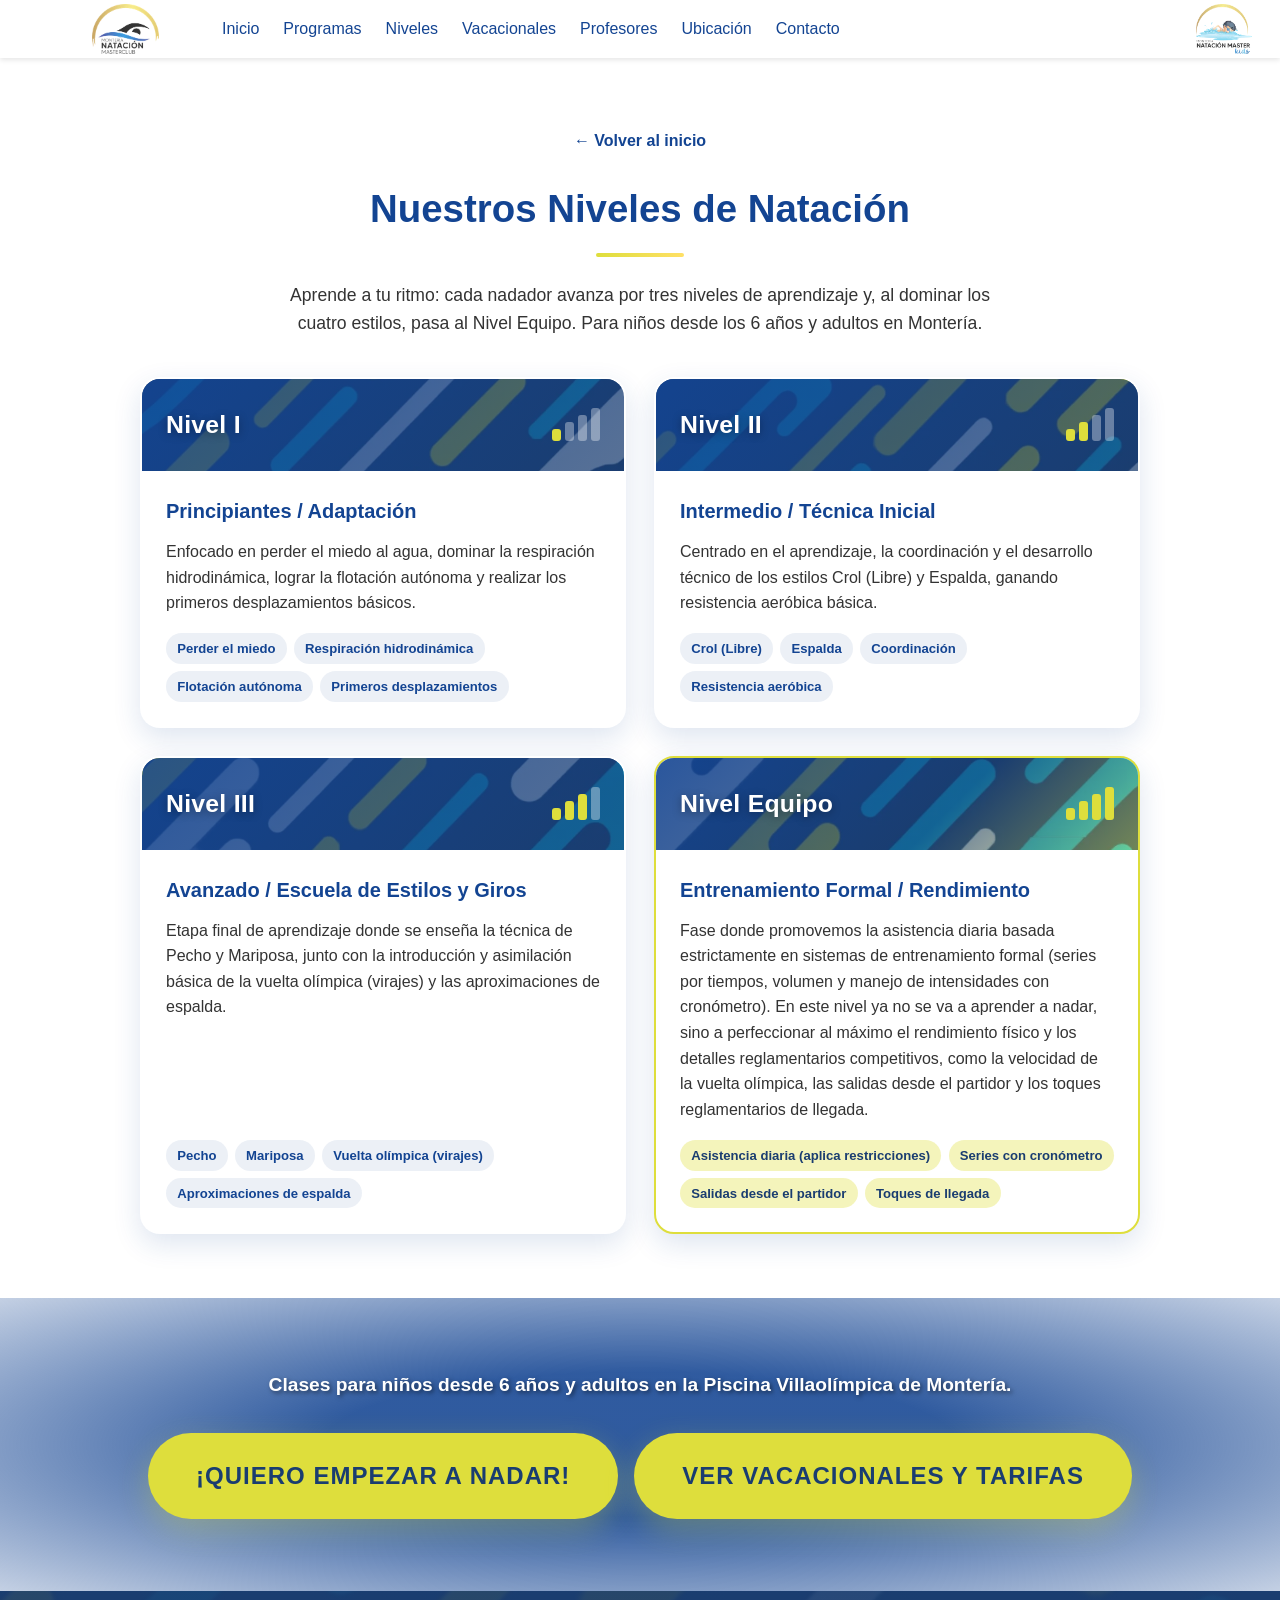
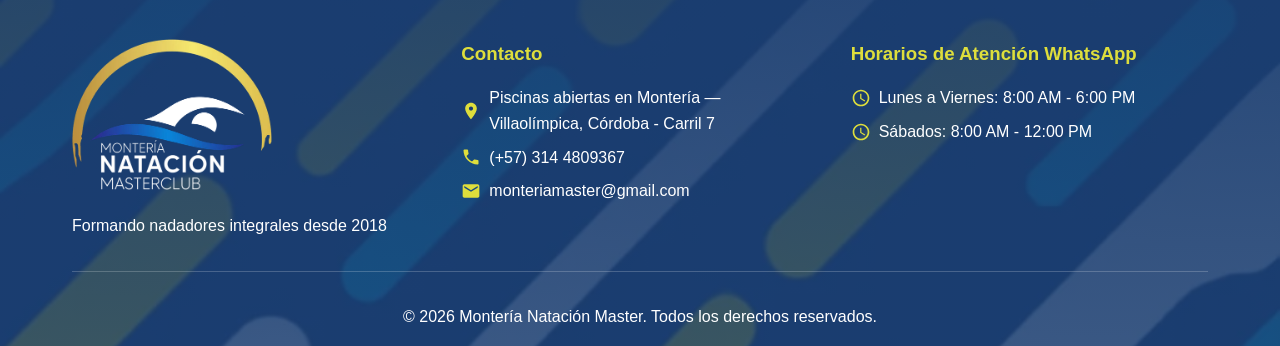
<file: niveles/index.html>
<!DOCTYPE html>
<html lang="es">
<head>
    <meta charset="UTF-8">
    <meta name="viewport" content="width=device-width, initial-scale=1.0">

    <!-- SEO Meta Tags -->
    <title>Niveles de Natación en Montería | Nivel I, II, III y Equipo | Club MNM</title>
    <meta name="description" content="Conoce los niveles de natación del Club Montería Natación Master: Nivel I Principiantes, Nivel II Técnica Inicial, Nivel III Estilos y Giros y Nivel Equipo. Niños desde 6 años y adultos.">
    <meta name="keywords" content="niveles de natacion, niveles de natacion monteria, natacion principiantes monteria, perder el miedo al agua, aprender a nadar monteria, clases de natacion niños monteria, clases de natacion adultos monteria, equipo de natacion monteria">
    <meta name="author" content="Club Montería Natación Master">
    <meta name="robots" content="index, follow, max-image-preview:large, max-snippet:-1, max-video-preview:-1">
    <meta name="geo.region" content="CO-COR">
    <meta name="geo.placename" content="Montería">
    <link rel="canonical" href="https://monterianatacionmaster.netlify.app/niveles/">

    <!-- Open Graph / Facebook -->
    <meta property="og:type" content="website">
    <meta property="og:url" content="https://monterianatacionmaster.netlify.app/niveles/">
    <meta property="og:title" content="Niveles de Natación | Club Montería Natación Master">
    <meta property="og:description" content="Nivel I Principiantes · Nivel II Técnica Inicial · Nivel III Estilos y Giros · Nivel Equipo. ¿Cuál es tu nivel? Niños desde 6 años y adultos en Montería.">
    <meta property="og:image" content="https://monterianatacionmaster.netlify.app/logo/MNM.png">
    <meta property="og:image:width" content="1202">
    <meta property="og:image:height" content="900">
    <meta property="og:image:alt" content="Club Montería Natación Master - Niveles de natación">
    <meta property="og:locale" content="es_CO">
    <meta property="og:site_name" content="Club Montería Natación Master">

    <!-- Twitter Card -->
    <meta name="twitter:card" content="summary_large_image">
    <meta name="twitter:url" content="https://monterianatacionmaster.netlify.app/niveles/">
    <meta name="twitter:title" content="Niveles de Natación | Club Montería Natación Master">
    <meta name="twitter:description" content="Nivel I Principiantes · Nivel II Técnica Inicial · Nivel III Estilos y Giros · Nivel Equipo. Niños desde 6 años y adultos en Montería.">
    <meta name="twitter:image" content="https://monterianatacionmaster.netlify.app/logo/MNM.png">

    <!-- Favicon -->
    <link rel="icon" type="image/png" href="/logo/MNM.png">

    <!-- Google Tag Manager (carga diferida para no bloquear el render) -->
    <script>
    function loadGTM() {
        (function(w,d,s,l,i){w[l]=w[l]||[];w[l].push({'gtm.start':
        new Date().getTime(),event:'gtm.js'});var f=d.getElementsByTagName(s)[0],
        j=d.createElement(s),dl=l!='dataLayer'?'&l='+l:'';j.async=true;j.src=
        'https://www.googletagmanager.com/gtm.js?id='+i+dl;f.parentNode.insertBefore(j,f);
        })(window,document,'script','dataLayer','GTM-WV86WF3R');
    }
    window.addEventListener('load', function() {
        if ('requestIdleCallback' in window) {
            requestIdleCallback(loadGTM, { timeout: 4000 });
        } else {
            setTimeout(loadGTM, 2000);
        }
    });
    </script>
    <!-- End Google Tag Manager -->
    <link rel="stylesheet" href="/css/styles.min.css?v=20261010b">
    <style>
        .levels-page{margin-top:80px;padding-top:3rem}
        .levels-page .section-title{font-size:2.4rem}
        .level-body h2{color:var(--primary-color);font-size:1.25rem;margin-bottom:.75rem}
        .nav-logos a{display:flex;align-items:center;pointer-events:auto}
        .levels-back{display:inline-block;margin-bottom:1.5rem;color:var(--primary-color);font-weight:700;text-decoration:none}
        .levels-back:hover{text-decoration:underline}
        .levels-page-actions{display:flex;flex-wrap:wrap;gap:1rem;justify-content:center;margin-top:1.25rem}
        .levels-page-actions .enrollment-button{margin:0}
        @media (max-width:768px){
            .levels-page{margin-top:70px;padding-top:2rem}
            .levels-page .section-title{font-size:1.9rem}
        }
    </style>
</head>
<body>
    <!-- Google Tag Manager (noscript) -->
    <noscript><iframe src="https://www.googletagmanager.com/ns.html?id=GTM-WV86WF3R"
    height="0" width="0" style="display:none;visibility:hidden"></iframe></noscript>
    <!-- End Google Tag Manager (noscript) -->

    <!-- Header -->
    <header class="header">
        <nav class="nav-container" aria-label="Navegación principal">
            <div class="nav-logos">
                <a href="/" aria-label="Ir al inicio"><img src="/logo/MNM.webp" alt="Logo Montería Natación Master" class="nav-logo-left" decoding="async"></a>
                <a href="/" aria-label="Ir al inicio"><img src="/logo/MNMKIDS.webp" alt="Logo MNM Kids" class="nav-logo-right" decoding="async"></a>
            </div>
            <button type="button" class="hamburger" id="hamburger" aria-label="Abrir menú de navegación" aria-expanded="false" aria-controls="navMenu">
                <span></span>
                <span></span>
                <span></span>
            </button>
            <ul class="nav-menu" id="navMenu">
                <li><a href="/">Inicio</a></li>
                <li><a href="/#programas">Programas</a></li>
                <li><a href="/niveles/" aria-current="page">Niveles</a></li>
                <li><a href="/#vacacionales">Vacacionales</a></li>
                <li><a href="/#profesores">Profesores</a></li>
                <li><a href="/#ubicacion">Ubicación</a></li>
                <li><a href="/#contacto">Contacto</a></li>
            </ul>
        </nav>
    </header>

    <main>
        <!-- Nuestros Niveles -->
        <section class="section levels-section levels-page visible" id="niveles">
            <div class="container">
                <a href="/" class="levels-back">← Volver al inicio</a>
                <h1 class="section-title">Nuestros Niveles de Natación</h1>
                <p class="levels-intro">Aprende a tu ritmo: cada nadador avanza por tres niveles de aprendizaje y, al dominar los cuatro estilos, pasa al Nivel Equipo. Para niños desde los 6 años y adultos en Montería.</p>
                <div class="levels-grid">
                    <article class="level-card">
                        <header class="level-header">
                            <span class="level-number">Nivel I</span>
                            <span class="level-meter" aria-hidden="true"><i class="on"></i><i></i><i></i><i></i></span>
                        </header>
                        <div class="level-body">
                            <h2>Principiantes / Adaptación</h2>
                            <p>Enfocado en perder el miedo al agua, dominar la respiración hidrodinámica, lograr la flotación autónoma y realizar los primeros desplazamientos básicos.</p>
                            <ul class="level-tags">
                                <li>Perder el miedo</li>
                                <li>Respiración hidrodinámica</li>
                                <li>Flotación autónoma</li>
                                <li>Primeros desplazamientos</li>
                            </ul>
                        </div>
                    </article>
                    <article class="level-card">
                        <header class="level-header">
                            <span class="level-number">Nivel II</span>
                            <span class="level-meter" aria-hidden="true"><i class="on"></i><i class="on"></i><i></i><i></i></span>
                        </header>
                        <div class="level-body">
                            <h2>Intermedio / Técnica Inicial</h2>
                            <p>Centrado en el aprendizaje, la coordinación y el desarrollo técnico de los estilos Crol (Libre) y Espalda, ganando resistencia aeróbica básica.</p>
                            <ul class="level-tags">
                                <li>Crol (Libre)</li>
                                <li>Espalda</li>
                                <li>Coordinación</li>
                                <li>Resistencia aeróbica</li>
                            </ul>
                        </div>
                    </article>
                    <article class="level-card">
                        <header class="level-header">
                            <span class="level-number">Nivel III</span>
                            <span class="level-meter" aria-hidden="true"><i class="on"></i><i class="on"></i><i class="on"></i><i></i></span>
                        </header>
                        <div class="level-body">
                            <h2>Avanzado / Escuela de Estilos y Giros</h2>
                            <p>Etapa final de aprendizaje donde se enseña la técnica de Pecho y Mariposa, junto con la introducción y asimilación básica de la vuelta olímpica (virajes) y las aproximaciones de espalda.</p>
                            <ul class="level-tags">
                                <li>Pecho</li>
                                <li>Mariposa</li>
                                <li>Vuelta olímpica (virajes)</li>
                                <li>Aproximaciones de espalda</li>
                            </ul>
                        </div>
                    </article>
                    <article class="level-card level-card--top">
                        <header class="level-header">
                            <span class="level-number">Nivel Equipo</span>
                            <span class="level-meter" aria-hidden="true"><i class="on"></i><i class="on"></i><i class="on"></i><i class="on"></i></span>
                        </header>
                        <div class="level-body">
                            <h2>Entrenamiento Formal / Rendimiento</h2>
                            <p>Fase donde promovemos la asistencia diaria basada estrictamente en sistemas de entrenamiento formal (series por tiempos, volumen y manejo de intensidades con cronómetro). En este nivel ya no se va a aprender a nadar, sino a perfeccionar al máximo el rendimiento físico y los detalles reglamentarios competitivos, como la velocidad de la vuelta olímpica, las salidas desde el partidor y los toques reglamentarios de llegada.</p>
                            <ul class="level-tags">
                                <li>Asistencia diaria (aplica restricciones)</li>
                                <li>Series con cronómetro</li>
                                <li>Salidas desde el partidor</li>
                                <li>Toques de llegada</li>
                            </ul>
                        </div>
                    </article>
                </div>
            </div>
        </section>

        <section class="enrollment-section">
            <div class="container">
                <p class="enrollment-text">Clases para niños desde 6 años y adultos en la Piscina Villaolímpica de Montería.</p>
                <div class="levels-page-actions">
                    <a href="https://wa.me/573144809367?text=Hola,%20vi%20los%20niveles%20de%20natación%20y%20quiero%20inscribirme%20con%20matrícula%20gratis." target="_blank" rel="noopener noreferrer" class="enrollment-button">¡Quiero empezar a nadar!</a>
                    <a href="/#vacacionales" class="enrollment-button">Ver vacacionales y tarifas</a>
                </div>
            </div>
        </section>
    </main>

    <!-- Footer -->
    <footer class="footer" id="contacto">
        <div class="container">
            <div class="footer-content">
                <div class="footer-section">
                    <img src="/logo/logo-mnm-blanco.webp" alt="Montería Natación Master" class="footer-logo" width="480" height="361" loading="lazy" decoding="async">
                    <p>Formando nadadores integrales desde 2018</p>
                </div>
                <div class="footer-section">
                    <h3>Contacto</h3>
                    <div class="contact-item">
                        <svg class="contact-icon" viewBox="0 0 24 24">
                            <path d="M12 2C8.13 2 5 5.13 5 9c0 5.25 7 13 7 13s7-7.75 7-13c0-3.87-3.13-7-7-7zm0 9.5c-1.38 0-2.5-1.12-2.5-2.5s1.12-2.5 2.5-2.5 2.5 1.12 2.5 2.5-1.12 2.5-2.5 2.5z"/>
                        </svg>
                        <span>Piscinas abiertas en Montería — Villaolímpica, Córdoba - Carril 7</span>
                    </div>
                    <div class="contact-item">
                        <svg class="contact-icon" viewBox="0 0 24 24">
                            <path d="M6.62 10.79c1.44 2.83 3.76 5.14 6.59 6.59l2.2-2.2c.27-.27.67-.36 1.02-.24 1.12.37 2.33.57 3.57.57.55 0 1 .45 1 1V20c0 .55-.45 1-1 1-9.39 0-17-7.61-17-17 0-.55.45-1 1-1h3.5c.55 0 1 .45 1 1 0 1.25.2 2.45.57 3.57.11.35.03.74-.25 1.02l-2.2 2.2z"/>
                        </svg>
                        <span>(+57) 314 4809367</span>
                    </div>
                    <div class="contact-item">
                        <svg class="contact-icon" viewBox="0 0 24 24">
                            <path d="M20 4H4c-1.1 0-1.99.9-1.99 2L2 18c0 1.1.9 2 2 2h16c1.1 0 2-.9 2-2V6c0-1.1-.9-2-2-2zm0 4l-8 5-8-5V6l8 5 8-5v2z"/>
                        </svg>
                        <span>monteriamaster@gmail.com</span>
                    </div>
                </div>
                <div class="footer-section">
                    <h3>Horarios de Atención WhatsApp</h3>
                    <div class="contact-item">
                        <svg class="contact-icon" viewBox="0 0 24 24">
                            <path d="M11.99 2C6.47 2 2 6.48 2 12s4.47 10 9.99 10C17.52 22 22 17.52 22 12S17.52 2 11.99 2zM12 20c-4.42 0-8-3.58-8-8s3.58-8 8-8 8 3.58 8 8-3.58 8-8 8z"/>
                            <path d="M12.5 7H11v6l5.25 3.15.75-1.23-4.5-2.67z"/>
                        </svg>
                        <span>Lunes a Viernes: 8:00 AM - 6:00 PM</span>
                    </div>
                    <div class="contact-item">
                        <svg class="contact-icon" viewBox="0 0 24 24">
                            <path d="M11.99 2C6.47 2 2 6.48 2 12s4.47 10 9.99 10C17.52 22 22 17.52 22 12S17.52 2 11.99 2zM12 20c-4.42 0-8-3.58-8-8s3.58-8 8-8 8 3.58 8 8-3.58 8-8 8z"/>
                            <path d="M12.5 7H11v6l5.25 3.15.75-1.23-4.5-2.67z"/>
                        </svg>
                        <span>Sábados: 8:00 AM - 12:00 PM</span>
                    </div>
                </div>
            </div>
            <div class="footer-bottom">
                <p>&copy; 2026 Montería Natación Master. Todos los derechos reservados.</p>
            </div>
        </div>
    </footer>

    <script type="application/ld+json">
    {
      "@context": "https://schema.org",
      "@type": "BreadcrumbList",
      "itemListElement": [
        {"@type": "ListItem", "position": 1, "name": "Inicio", "item": "https://monterianatacionmaster.netlify.app/"},
        {"@type": "ListItem", "position": 2, "name": "Niveles de natación", "item": "https://monterianatacionmaster.netlify.app/niveles/"}
      ]
    }
    </script>
    <script type="application/ld+json">
    {
      "@context": "https://schema.org",
      "@type": "ItemList",
      "name": "Niveles de natación - Club Montería Natación Master",
      "itemListElement": [
        {"@type": "ListItem", "position": 1, "name": "Nivel I — Principiantes / Adaptación"},
        {"@type": "ListItem", "position": 2, "name": "Nivel II — Intermedio / Técnica Inicial"},
        {"@type": "ListItem", "position": 3, "name": "Nivel III — Avanzado / Escuela de Estilos y Giros"},
        {"@type": "ListItem", "position": 4, "name": "Nivel Equipo — Entrenamiento Formal / Rendimiento"}
      ]
    }
    </script>

    <script>
        (function () {
            var hamburger = document.getElementById('hamburger');
            var navMenu = document.getElementById('navMenu');
            function setMenuOpen(isOpen) {
                hamburger.classList.toggle('active', isOpen);
                navMenu.classList.toggle('active', isOpen);
                hamburger.setAttribute('aria-expanded', isOpen ? 'true' : 'false');
                hamburger.setAttribute('aria-label', isOpen ? 'Cerrar menú de navegación' : 'Abrir menú de navegación');
            }
            hamburger.addEventListener('click', function () {
                setMenuOpen(!navMenu.classList.contains('active'));
            });
            navMenu.querySelectorAll('a').forEach(function (link) {
                link.addEventListener('click', function () { setMenuOpen(false); });
            });

        })();
    </script>
</body>
</html>
</file>
<file: css/styles.min.css>
*{margin:0;padding:0;box-sizing:border-box;}:root{--primary-color:#134492;--secondary-color:#dede3c;--tertiary-color:#1a3d70;--text-light:#ffffff;--text-dark:#333333;--gray-light:#f5f5f5;}body{font-family:-apple-system,BlinkMacSystemFont,'Segoe UI',Roboto,'Helvetica Neue',Arial,sans-serif;line-height:1.6;color:var(--primary-color);background:white;}.header{background:white;color:var(--primary-color);padding:1rem 0;position:fixed;width:100%;top:0;z-index:1000;box-shadow:0 2px 5px rgba(0,0,0,0.1);transition:all 0.3s ease;}.header.scrolled{padding:0.5rem 0;box-shadow:0 4px 20px rgba(0,0,0,0.15);background:rgba(255,255,255,0.98);-webkit-backdrop-filter:blur(10px);backdrop-filter:blur(10px);}.header.scrolled .nav-logo-left,.header.scrolled .nav-logo-right{height:40px;}.nav-container{max-width:1200px;margin:0 auto;padding:0 2rem;display:flex;justify-content:space-between;align-items:center;position:relative;}.nav-logos{position:absolute;top:50%;transform:translateY(-50%);width:100%;display:flex;justify-content:space-between;align-items:center;pointer-events:none;z-index:0;padding:0 20px;}.nav-menu{display:flex;list-style:none;gap:1.5rem;margin:0 150px;flex-wrap:wrap;justify-content:center;position:relative;z-index:1;}.nav-logo-left,.nav-logo-right{height:50px;width:auto;max-height:50px;object-fit:contain;flex-shrink:0;opacity:0.8;}.hamburger{display:none;flex-direction:column;cursor:pointer;padding:5px;z-index:1001;border:none;background:transparent;}.hamburger span{width:25px;height:3px;background-color:var(--primary-color);margin:3px 0;transition:0.3s;border-radius:2px;}.hamburger.active span:nth-child(1){transform:rotate(-45deg) translate(-5px,6px);}.hamburger.active span:nth-child(2){opacity:0;}.hamburger.active span:nth-child(3){transform:rotate(45deg) translate(-5px,-6px);}.logo{font-size:1.5rem;font-weight:bold;color:var(--secondary-color);}.nav-menu a{color:var(--primary-color);text-decoration:none;transition:color 0.3s;}.nav-menu a:hover{color:var(--secondary-color);}.hero{margin-top:60px;position:relative;height:70vh;overflow:hidden;display:flex;align-items:center;justify-content:center;}.video-container{position:absolute;top:0;left:0;width:100%;height:100%;overflow:hidden;background:var(--primary-color);}.video-container video{width:100%;height:100%;object-fit:cover;opacity:0;transition:opacity 0.8s ease;}.video-container video.is-visible{opacity:1;}@media (max-width:768px){.video-container video{display:none;}}.video-overlay{position:absolute;top:0;left:0;width:100%;height:100%;background:rgba(19,68,146,0.35);opacity:0;transition:opacity 0.6s ease;}.video-overlay.is-visible{opacity:1;}.hero-content{position:relative;z-index:2;text-align:center;color:var(--text-light);padding:2rem 2.5rem;background:rgba(13,42,92,0.72);border-radius:18px;max-width:920px;margin:0 1rem;box-shadow:0 8px 32px rgba(0,0,0,0.35);}.hero h1{font-size:3rem;margin-bottom:1rem;text-shadow:2px 2px 4px rgba(0,0,0,0.5);}.hero p{font-size:1.5rem;margin-bottom:0.75rem;text-shadow:2px 2px 8px rgba(0,0,0,0.9);line-height:1.4;}.hero .hero-highlight{display:inline-block;background:linear-gradient(90deg,#ffe066,var(--secondary-color),#ffd24d);background-size:200% 200%;color:#0d2a5c;padding:0.35rem 0.75rem;border-radius:8px;font-weight:800;font-size:1.35rem;line-height:1.35;box-shadow:0 4px 16px rgba(0,0,0,0.45);animation:hero-highlight-shine 4s ease infinite;text-shadow:none;}.hero .hero-info{font-size:1.15rem;font-weight:600;}@keyframes hero-highlight-shine{0%{background-position:0% 50%;}100%{background-position:100% 50%;}}@media (max-width:768px){.hero h1{font-size:2.4rem;}.hero p{font-size:1.05rem;}.hero .hero-highlight{display:block;font-size:1rem;padding:0.45rem 0.65rem;margin:0.25rem auto;max-width:100%;}.hero .hero-info{font-size:0.95rem;}.hero-content{padding:1.25rem 1rem;margin:0 0.75rem;}}@media (max-width:480px){.hero h1{font-size:2rem;}.hero p{font-size:0.95rem;}.hero .hero-highlight{font-size:0.92rem;}.cta-button.cta-whatsapp{font-size:1rem;padding:0.85rem 1.25rem;width:100%;max-width:320px;}}.cta-button{display:inline-block;position:relative;background:var(--secondary-color);color:var(--tertiary-color);padding:1rem 2rem;text-decoration:none;border-radius:50px;font-weight:bold;transition:all 0.3s ease;overflow:hidden;box-shadow:0 4px 15px rgba(222,222,60,0.3);animation:cta-pulse 2.6s ease-in-out infinite;cursor:pointer;}.cta-button:hover{transform:translateY(-3px) scale(1.05);background:#f0f03a;box-shadow:0 0 20px rgba(222,222,60,0.6),0 0 40px rgba(222,222,60,0.4),0 0 60px rgba(222,222,60,0.2),0 8px 25px rgba(0,0,0,0.3);}.cta-button.cta-whatsapp{font-size:1.15rem;letter-spacing:0.02em;margin-top:0.5rem;}.cta-button .ripple{position:absolute;border-radius:50%;background:rgba(255,255,255,0.6);transform:scale(0);animation:ripple-animation 0.6s linear;pointer-events:none;}@keyframes ripple-animation{to{transform:scale(4);opacity:0;}}@keyframes cta-pulse{0%{box-shadow:0 4px 15px rgba(222,222,60,0.3);transform:translateY(0);}50%{box-shadow:0 0 25px rgba(222,222,60,0.55);transform:translateY(-2px);}100%{box-shadow:0 4px 15px rgba(222,222,60,0.3);transform:translateY(0);}}.featured-highlight{background:linear-gradient(135deg,var(--primary-color) 0%,var(--tertiary-color) 100%);padding:2.5rem 2rem;text-align:center;color:white;position:relative;overflow:hidden;box-shadow:0 10px 40px rgba(0,0,0,0.2);}.featured-highlight::before{content:'';position:absolute;top:0;left:0;width:100%;height:100%;background:linear-gradient(90deg,transparent,rgba(255,255,255,0.15),transparent);animation:shine 3s infinite;will-change:transform;}.featured-highlight::after{content:'';position:absolute;top:0;left:0;width:100%;height:100%;background:radial-gradient(circle at 50% 50%,rgba(222,222,60,0.1) 0%,transparent 70%);pointer-events:none;}@keyframes shine{0%{transform:translateX(-100%);}100%{transform:translateX(200%);}}.featured-highlight-content{position:relative;z-index:1;max-width:1400px;margin:0 auto;}.featured-highlight h2{font-size:3.5rem;margin-bottom:2rem;text-shadow:3px 3px 6px rgba(0,0,0,0.4);color:var(--secondary-color);font-weight:900;letter-spacing:1px;}.featured-highlight p{font-size:1.25rem;line-height:1.45;margin-bottom:0;text-shadow:2px 2px 4px rgba(0,0,0,0.4);font-weight:600;max-width:900px;margin-left:auto;margin-right:auto;}.featured-highlight p strong{color:var(--secondary-color);font-weight:800;text-shadow:2px 2px 4px rgba(0,0,0,0.5);}.featured-highlight .highlight-badge{display:inline-block;background:linear-gradient(90deg,var(--secondary-color),#ffe066,var(--secondary-color));background-size:200% 200%;color:var(--tertiary-color);padding:1rem 2.5rem;border-radius:50px;font-weight:bold;font-size:1.4rem;margin-top:1.5rem;box-shadow:0 8px 25px rgba(222,222,60,0.6);transition:transform 0.3s ease,box-shadow 0.3s ease;animation:badge-shine 3s ease infinite;}@keyframes badge-shine{0%{background-position:0% 50%;}100%{background-position:100% 50%;}}.featured-highlight .highlight-badge:hover{transform:scale(1.05);box-shadow:0 12px 35px rgba(222,222,60,0.8);}.announcements{background:var(--secondary-color);padding:1.5rem 0;overflow:hidden;position:relative;}.announcements-track{display:flex;animation:slide 6s linear infinite;align-items:center;}.announcement-item{color:var(--tertiary-color);font-weight:bold;font-size:1.1rem;padding:0 4rem;display:inline-block;flex-shrink:0;min-width:max-content;line-height:1.4;text-align:center;white-space:pre-line;}.announcement-title{display:block;font-size:1.4rem;margin-bottom:0rem;line-height:1;}.announcement-subtitle{display:block;font-size:0.9rem;opacity:0.9;line-height:1;}@keyframes slide{0%{transform:translateX(0);}100%{transform:translateX(-50%);}}.special-offers{background:white;padding:3rem 0;text-align:center;position:relative;overflow:hidden;border-top:3px solid var(--secondary-color);border-bottom:3px solid var(--secondary-color);}.special-offers.hidden,.special-offers[hidden]{display:none !important;}.pricing-section{background:var(--gray-light);text-align:center;}.pricing-intro{max-width:720px;margin:0 auto 2rem;font-size:1.1rem;color:var(--primary-color);}.pricing-grid{display:flex;flex-wrap:wrap;justify-content:center;gap:1.5rem;max-width:880px;margin:0 auto 2rem;}.pricing-grid>.pricing-card{flex:0 1 calc((100% - 1.5rem) / 2);min-width:280px;}.pricing-card{background:#fff;border-radius:18px;padding:1.75rem 1.5rem;text-align:left;box-shadow:0 8px 24px rgba(19,68,146,0.1);border:2px solid transparent;opacity:0;transform:translateY(28px);transition:opacity 0.55s ease,transform 0.55s ease,box-shadow 0.3s ease,border-color 0.3s ease;}.pricing-card.visible{opacity:1;transform:translateY(0);}.pricing-card.visible:hover{transform:translateY(-6px);box-shadow:0 14px 32px rgba(19,68,146,0.16);}.pricing-card--highlight.visible:hover{border-color:var(--secondary-color);box-shadow:0 14px 36px rgba(222,222,60,0.4);}.pricing-card--highlight{border-color:var(--secondary-color);box-shadow:0 8px 28px rgba(222,222,60,0.35);position:relative;}.pricing-badge{display:inline-block;background:var(--secondary-color);color:var(--tertiary-color);font-weight:800;font-size:0.8rem;letter-spacing:0.04em;text-transform:uppercase;padding:0.3rem 0.7rem;border-radius:999px;margin-bottom:0.75rem;}.pricing-card h3{color:var(--primary-color);margin-bottom:1rem;font-size:1.25rem;}.pricing-deadline{margin:-0.5rem 0 1rem;font-size:0.9rem;font-weight:700;color:var(--tertiary-color);}.pricing-card ul{list-style:none;padding:0;margin:0;}.pricing-card li{display:flex;justify-content:space-between;gap:1rem;padding:0.65rem 0;border-bottom:1px solid #eee;color:var(--text-dark);}.pricing-card li:last-child{border-bottom:none;}.pricing-card li strong{color:var(--primary-color);white-space:nowrap;}.pricing-note{margin-top:1rem;font-size:0.85rem;color:#666;}.offer-content{position:relative;z-index:2;}.countdown-container{display:flex;flex-direction:column;align-items:center;gap:2rem;}.countdown-timer{display:flex;gap:2rem;justify-content:center;flex-wrap:wrap;}.time-unit{background:var(--primary-color);color:white;padding:1.5rem;border-radius:15px;min-width:100px;text-align:center;box-shadow:0 5px 15px rgba(0,0,0,0.2);animation:pulse 2s infinite;}.time-number{display:block;font-size:2.5rem;font-weight:bold;line-height:1;}.time-label{display:block;font-size:0.9rem;margin-top:0.5rem;opacity:0.9;}@keyframes pulse{0%,100%{transform:scale(1);}50%{transform:scale(1.05);}}.offer-details{max-width:600px;margin:0 auto;}.offer-title{color:var(--primary-color);font-size:2rem;margin-bottom:1rem;text-shadow:2px 2px 4px rgba(0,0,0,0.1);}.offer-description{font-size:1.2rem;color:var(--text-dark);margin-bottom:1.5rem;line-height:1.6;}.offer-features{display:flex;flex-direction:column;gap:1rem;margin-top:1.5rem;}.feature{background:var(--gray-light);padding:1rem;border-radius:10px;font-weight:bold;color:var(--primary-color);border-left:4px solid var(--secondary-color);}@media (max-width:768px){.countdown-timer{gap:1rem;}.time-unit{min-width:80px;padding:1rem;}.time-number{font-size:2rem;}.offer-title{font-size:1.5rem;}.offer-description{font-size:1rem;padding:0 1rem;}.offer-features{padding:0 1rem;}.pricing-grid{padding:0 0.5rem;}.pricing-grid>.pricing-card{flex-basis:100%;min-width:0;}.pricing-card li{font-size:0.95rem;}}.enrollment-section{background:linear-gradient(135deg,var(--primary-color),var(--tertiary-color));padding:3rem 0;text-align:center;}.enrollment-button{display:inline-block;position:relative;background:var(--secondary-color);color:var(--tertiary-color);padding:1.5rem 3rem;text-decoration:none;border-radius:50px;font-weight:bold;font-size:1.5rem;transition:all 0.3s ease;box-shadow:0 10px 30px rgba(222,222,60,0.3);text-transform:uppercase;letter-spacing:1px;overflow:hidden;cursor:pointer;}.enrollment-button:hover{transform:translateY(-5px) scale(1.05);background:#f0f03a;box-shadow:0 0 25px rgba(222,222,60,0.7),0 0 50px rgba(222,222,60,0.5),0 0 75px rgba(222,222,60,0.3),0 15px 40px rgba(0,0,0,0.4);}.enrollment-button .ripple{position:absolute;border-radius:50%;background:rgba(255,255,255,0.6);transform:scale(0);animation:ripple-animation 0.6s linear;pointer-events:none;}.enrollment-text{color:white;font-size:1.2rem;margin-bottom:2rem;text-shadow:2px 2px 4px rgba(0,0,0,0.5);}.pqrs-section{background:var(--gray-light);padding:4rem 0;}.pqrs-intro{text-align:center;font-size:1.1rem;color:var(--text-color);margin-bottom:3rem;max-width:600px;margin-left:auto;margin-right:auto;}.pqrs-form{max-width:800px;margin:0 auto;background:white;padding:3rem;border-radius:15px;box-shadow:0 10px 30px rgba(0,0,0,0.1);}.form-group{margin-bottom:1.5rem;}.form-row{display:grid;grid-template-columns:1fr 1fr;gap:1.5rem;}.form-group label{display:block;font-weight:bold;color:var(--primary-color);margin-bottom:0.5rem;}.form-group input,.form-group select,.form-group textarea{width:100%;padding:0.8rem;border:2px solid #e0e0e0;border-radius:8px;font-size:1rem;transition:border-color 0.3s ease;}.form-group input:focus,.form-group select:focus,.form-group textarea:focus{outline:none;border-color:var(--secondary-color);}.checkbox-group{display:flex;align-items:flex-start;}.checkbox-label{display:flex;align-items:flex-start;cursor:pointer;font-size:0.9rem;line-height:1.4;}.checkbox-label input[type="checkbox"]{width:auto;margin-right:8px;margin-top:2px;transform:scale(1.2);}.checkbox-text{color:#555;}.pqrs-submit-btn{position:relative;background:linear-gradient(135deg,var(--primary-color),var(--secondary-color));color:white;border:none;padding:1rem 2rem;border-radius:50px;font-size:1.1rem;font-weight:bold;cursor:pointer;display:flex;align-items:center;gap:0.5rem;margin:2rem auto 0;transition:all 0.3s ease;overflow:hidden;box-shadow:0 4px 15px rgba(19,68,146,0.3);}.pqrs-submit-btn:hover{transform:translateY(-3px) scale(1.05);box-shadow:0 0 25px rgba(222,222,60,0.7),0 0 50px rgba(222,222,60,0.5),0 0 75px rgba(222,222,60,0.3),0 8px 25px rgba(0,0,0,0.3);}.pqrs-submit-btn .ripple{position:absolute;border-radius:50%;background:rgba(255,255,255,0.6);transform:scale(0);animation:ripple-animation 0.6s linear;pointer-events:none;}.btn-icon{width:20px;height:20px;fill:currentColor;}.section{padding:4rem 0;opacity:0;transform:translateY(50px);transition:opacity 0.8s ease,transform 0.8s ease;}.section.visible{opacity:1;transform:translateY(0);}.hero{opacity:1;transform:translateY(0);}.container{max-width:1200px;margin:0 auto;padding:0 2rem;}.section-title{text-align:center;font-size:2.5rem;color:var(--primary-color);margin-bottom:3rem;}.school-info{background:var(--gray-light);}.info-grid{display:grid;grid-template-columns:repeat(3,1fr);gap:2rem;margin-bottom:3rem;}@media (max-width:768px){.info-grid{grid-template-columns:1fr;}}.info-card{background:white;padding:2rem;border-radius:15px;box-shadow:0 3px 10px rgba(0,0,0,0.1);text-align:center;transition:all 0.3s ease;position:relative;overflow:hidden;transform-style:preserve-3d;perspective:1000px;opacity:0;transform:translateY(30px);}.info-card.visible{opacity:1;transform:translateY(0);}.info-card:hover{transform:translateY(-5px);border:2px solid var(--secondary-color);box-shadow:0 0 20px rgba(222,222,60,0.5),0 0 40px rgba(222,222,60,0.3),0 10px 30px rgba(0,0,0,0.3);}.info-card h3{color:var(--primary-color);margin-bottom:1rem;font-size:1.5rem;}.info-icon{width:60px;height:60px;margin:0 auto 1rem;display:flex;align-items:center;justify-content:center;}.info-icon svg{width:50px;height:50px;fill:var(--secondary-color);}.programs{display:grid;grid-template-columns:repeat(3,1fr);gap:2rem;margin-top:2rem;}.programs .program-card:nth-child(4){grid-column:1;grid-row:2;transform:translateX(50%);}.programs .program-card:nth-child(5){grid-column:3;grid-row:2;transform:translateX(-50%);}.program-card{background:var(--tertiary-color);color:var(--text-light);padding:2rem;border-radius:15px;text-align:center;transition:all 0.3s ease;position:relative;overflow:hidden;transform-style:preserve-3d;perspective:1000px;opacity:0;transform:translateY(30px);}.program-card.visible{opacity:1;transform:translateY(0);}.program-card:hover{transform:scale(1.05);border:2px solid var(--secondary-color);box-shadow:0 0 20px rgba(222,222,60,0.5),0 0 40px rgba(222,222,60,0.3),0 10px 30px rgba(0,0,0,0.3);}.program-icon{width:60px;height:60px;margin:0 auto 1rem;display:flex;align-items:center;justify-content:center;}.program-icon svg{width:40px;height:40px;fill:var(--secondary-color);}.teachers{background:white;}.teachers-grid{display:grid;grid-template-columns:repeat(2,1fr);gap:2rem;max-width:720px;margin:0 auto;}.teacher-card--disabled{display:none !important;}@media (max-width:768px){.teachers-grid{grid-template-columns:1fr;}}.teacher-card{text-align:center;transition:all 0.3s ease;position:relative;transform-style:preserve-3d;perspective:1000px;opacity:0;transform:translateY(30px);}.teacher-card.visible{opacity:1;transform:translateY(0);}.teacher-card:hover{transform:translateY(-10px);box-shadow:0 0 20px rgba(222,222,60,0.4),0 0 40px rgba(222,222,60,0.2),0 15px 35px rgba(0,0,0,0.2);}.teacher-photo{width:200px;height:200px;border-radius:50%;overflow:hidden;margin:0 auto 1rem;box-shadow:0 5px 15px rgba(0,0,0,0.2);transition:transform 0.3s;}.teacher-card:hover .teacher-photo{transform:scale(1.1);}.teacher-photo img{width:100%;height:100%;object-fit:cover;}.teacher-name{font-size:1.3rem;color:var(--primary-color);margin-bottom:0.5rem;}.teacher-role{color:#666;font-style:italic;}.testimonials{background:var(--gray-light);padding:4rem 0;}.testimonials-grid{display:grid;grid-template-columns:repeat(auto-fit,minmax(300px,1fr));gap:2rem;margin-top:2rem;}.testimonial-card{background:white;padding:2rem;border-radius:15px;box-shadow:0 5px 20px rgba(0,0,0,0.1);transition:all 0.3s ease;position:relative;overflow:hidden;transform-style:preserve-3d;perspective:1000px;opacity:0;transform:translateY(30px);}.testimonial-card.visible{opacity:1;transform:translateY(0);}.testimonial-card:hover{transform:translateY(-5px);box-shadow:0 0 20px rgba(222,222,60,0.5),0 0 40px rgba(222,222,60,0.3),0 10px 30px rgba(0,0,0,0.2);}.testimonial-card::before{content:'"';position:absolute;top:-10px;left:20px;font-size:4rem;color:var(--secondary-color);font-family:Georgia,serif;line-height:1;}.testimonial-content{margin-bottom:1.5rem;}.stars{font-size:1.2rem;margin-bottom:1rem;color:#ffd700;}.testimonial-content p{font-style:italic;line-height:1.6;color:var(--text-color);margin:0;font-size:1rem;}.testimonial-author{padding-top:1rem;border-top:1px solid #eee;}.author-info h3{margin:0 0 0.25rem 0;color:var(--primary-color);font-size:1rem;}.author-info span{color:#666;font-size:0.9rem;}@media (max-width:768px){.testimonials-grid{grid-template-columns:1fr;gap:1.5rem;}.testimonial-card{padding:1.5rem;}.testimonial-card::before{font-size:3rem;top:-5px;left:15px;}}.swimmer-highlight{background:var(--gray-light);}.swimmer-content{display:grid;grid-template-columns:1fr 2fr;gap:3rem;align-items:center;}.swimmer-photo{width:min(100%,320px);height:auto;border-radius:10px;overflow:hidden;box-shadow:0 10px 30px rgba(0,0,0,0.2);background:transparent;}.swimmer-photo img{display:block;width:100%;height:auto;object-fit:contain;}.swimmer-info h3{color:var(--primary-color);font-size:2rem;margin-bottom:1rem;}.achievement-badge{display:inline-block;background:var(--secondary-color);color:var(--tertiary-color);padding:0.5rem 1rem;border-radius:20px;font-weight:bold;margin-bottom:1rem;}.special-programs{background:white;}.special-grid{display:grid;grid-template-columns:repeat(3,1fr);gap:2rem;}@media (max-width:768px){.special-grid{grid-template-columns:1fr;}.programs{grid-template-columns:1fr !important;gap:1.5rem;display:grid !important;}.programs .program-card:nth-child(4),.programs .program-card:nth-child(5){grid-column:auto;transform:none;}}@media (max-width:480px){.programs{grid-template-columns:1fr !important;gap:1rem;display:grid !important;}.programs .program-card:nth-child(3){margin:0 auto;max-width:300px;}}@media screen and (max-width:768px){.programs{display:flex !important;flex-direction:column !important;gap:1.5rem !important;}.program-card{width:100% !important;max-width:none !important;flex:none !important;}}.location{background:linear-gradient(135deg,#f8f9fa 0%,#e9ecef 100%);}.location-content{display:grid;grid-template-columns:1fr 1fr;gap:3rem;align-items:start;}.location-info{display:flex;flex-direction:column;gap:2rem;}.info-item{display:flex;align-items:flex-start;gap:1rem;background:white;padding:1.5rem;border-radius:10px;box-shadow:0 3px 10px rgba(0,0,0,0.1);transition:transform 0.3s;}.info-item:hover{transform:translateY(-3px);box-shadow:0 5px 20px rgba(0,0,0,0.15);}.location-icon{width:50px;height:50px;background:var(--primary-color);border-radius:50%;display:flex;align-items:center;justify-content:center;flex-shrink:0;}.location-icon svg{width:24px;height:24px;fill:white;}.info-content h3{color:var(--primary-color);margin-bottom:0.5rem;font-size:1.2rem;}.info-content p{margin:0;color:#666;line-height:1.5;}.info-content a{color:var(--primary-color);text-decoration:none;font-weight:600;}.info-content a:hover{color:var(--secondary-color);}.map-container{border-radius:15px;overflow:hidden;box-shadow:0 8px 25px rgba(0,0,0,0.15);height:fit-content;}.map-container iframe{width:100%;height:400px;border:none;}@media (max-width:768px){.location-content{grid-template-columns:1fr;gap:2rem;}.map-container iframe{height:300px;}}.special-card{background:var(--primary-color);color:white;padding:2rem;border-radius:10px;position:relative;overflow:hidden;transition:transform 0.3s;}.special-card::before{content:'';position:absolute;top:-50%;right:-50%;width:200%;height:200%;background:var(--secondary-color);opacity:0.1;transform:rotate(45deg);transition:transform 0.5s;}.special-card:hover{transform:translateY(-5px);border:2px solid var(--secondary-color);}.special-card:hover::before{transform:rotate(45deg) translateY(50px);}.special-card h3{font-size:1.5rem;margin-bottom:1rem;position:relative;display:flex;align-items:center;gap:1rem;}.special-icon{width:50px;height:50px;background:var(--primary-color);border-radius:50%;display:flex;align-items:center;justify-content:center;flex-shrink:0;}.special-icon svg{width:30px;height:30px;fill:var(--secondary-color);}.special-card p{position:relative;}.gallery{background:var(--gray-light);overflow:hidden;}.gallery-container{position:relative;height:400px;display:flex;align-items:center;justify-content:center;perspective:1000px;}.gallery-track{display:flex;gap:2rem;transform-style:preserve-3d;}.gallery-card{width:300px;height:350px;background:white;border-radius:15px;overflow:hidden;box-shadow:0 10px 30px rgba(0,0,0,0.3);transition:transform 0.5s,opacity 0.5s;cursor:pointer;}.gallery-card img{width:100%;height:100%;object-fit:cover;}.gallery-card:hover{transform:translateY(-20px) scale(1.05);}.gallery-mobile{display:none;padding:2rem 0;background:var(--gray-light);}.gallery-mobile-container{overflow-x:auto;padding:1rem 0;scrollbar-width:none;-ms-overflow-style:none;}.gallery-mobile-container::-webkit-scrollbar{display:none;}.gallery-mobile-track{display:flex;gap:1rem;padding:0 1rem;min-width:max-content;}.gallery-mobile-card{width:250px;height:300px;background:white;border-radius:12px;overflow:hidden;box-shadow:0 5px 15px rgba(0,0,0,0.2);flex-shrink:0;transition:transform 0.3s;}.gallery-mobile-card:active{transform:scale(0.98);}.gallery-mobile-card img{width:100%;height:100%;object-fit:cover;}.gallery-mobile-hint{text-align:center;color:#666;font-size:0.9rem;margin-top:1rem;font-style:italic;}.downloads{background:white;}.download-form{max-width:500px;margin:0 auto;background:var(--gray-light);padding:2rem;border-radius:10px;}.form-group{margin-bottom:1.5rem;}.form-group label{display:block;margin-bottom:0.5rem;color:var(--primary-color);font-weight:bold;}.form-group input{width:100%;padding:0.75rem;border:1px solid #ddd;border-radius:5px;font-size:1rem;}.submit-button{width:100%;position:relative;background:var(--primary-color);color:white;padding:1rem;border:none;border-radius:50px;font-size:1rem;font-weight:600;cursor:pointer;transition:all 0.3s ease;overflow:hidden;box-shadow:0 4px 15px rgba(19,68,146,0.3);}.submit-button:hover{background:var(--tertiary-color);transform:translateY(-2px);box-shadow:0 0 20px rgba(26,61,112,0.6),0 0 40px rgba(26,61,112,0.4),0 0 60px rgba(26,61,112,0.2),0 8px 25px rgba(0,0,0,0.3);}.submit-button .ripple{position:absolute;border-radius:50%;background:rgba(255,255,255,0.6);transform:scale(0);animation:ripple-animation 0.6s linear;pointer-events:none;}.share-button{display:flex;align-items:center;justify-content:center;padding:0.8rem 1.2rem;border:none;border-radius:25px;font-size:0.9rem;font-weight:500;cursor:pointer;transition:all 0.3s ease;text-decoration:none;color:white;min-width:160px;}.whatsapp-button{background:linear-gradient(135deg,#25D366,#128C7E);}.whatsapp-button:hover{background:linear-gradient(135deg,#128C7E,#075E54);transform:translateY(-2px);box-shadow:0 4px 15px rgba(37,211,102,0.3);}.instagram-button{background:linear-gradient(135deg,#E4405F,#C13584,#833AB4);}.instagram-button:hover{background:linear-gradient(135deg,#C13584,#833AB4,#5851DB);transform:translateY(-2px);box-shadow:0 4px 15px rgba(228,64,95,0.3);}@media (max-width:768px){.share-buttons{flex-direction:column !important;align-items:center;}.share-button{width:100%;max-width:200px;}}.resultado-busqueda{max-width:500px;margin:2rem auto 0;background:#f0f8ff;padding:1.5rem;border-radius:10px;border-left:4px solid var(--primary-color);}.resultado-busqueda h3{color:var(--primary-color);margin-bottom:1rem;}.datos-estudiante{background:white;padding:1rem;border-radius:8px;margin-bottom:1rem;}.datos-estudiante p{margin:0.5rem 0;font-size:0.95rem;}.datos-estudiante h4{color:var(--primary-color);margin:1rem 0 0.5rem 0;font-size:1.1rem;border-bottom:2px solid var(--secondary-color);padding-bottom:0.3rem;}.datos-estudiante h4:first-child{margin-top:0;}.datos-estudiante strong{color:var(--primary-color);}.mensaje-error{max-width:500px;margin:2rem auto 0;background:#ffebee;padding:1.5rem;border-radius:10px;border-left:4px solid #f44336;text-align:center;}.mensaje-error p{color:#d32f2f;margin:0;}.follow-section{background:var(--gray-light);padding:4rem 0;}.social-container{display:flex;justify-content:center;gap:3rem;flex-wrap:wrap;}.social-card{background:white;padding:2rem;border-radius:15px;box-shadow:0 5px 20px rgba(0,0,0,0.1);text-align:center;transition:transform 0.3s,box-shadow 0.3s;text-decoration:none;color:var(--text-dark);min-width:200px;}.social-card:hover{transform:translateY(-10px);box-shadow:0 10px 30px rgba(0,0,0,0.2);}.social-logo{width:100px;height:100px;margin:0 auto 1rem;display:flex;align-items:center;justify-content:center;border-radius:50%;background:var(--secondary-color);transition:background 0.3s;}.social-card:hover .social-logo{background:var(--primary-color);}.social-logo svg{width:55px;height:55px;fill:var(--primary-color);transition:fill 0.3s;}.social-card:hover .social-logo svg{fill:var(--secondary-color);}.social-card h3{color:var(--primary-color);font-size:1.3rem;margin-bottom:0.5rem;}.social-card p{color:#666;font-size:0.9rem;}.chatbot-section{background:linear-gradient(135deg,var(--primary-color),var(--tertiary-color));padding:4rem 0;text-align:center;position:relative;overflow:hidden;}.chatbot-section::before{content:'';position:absolute;top:-50%;left:-50%;width:200%;height:200%;background:radial-gradient(circle,rgba(222,222,60,0.1) 0%,transparent 70%);animation:float 6s ease-in-out infinite;}@keyframes float{0%,100%{transform:translateY(0px) rotate(0deg);}50%{transform:translateY(-20px) rotate(180deg);}}.chatbot-content{position:relative;z-index:2;}.chatbot-title{color:var(--secondary-color);font-size:2.5rem;margin-bottom:1rem;text-shadow:2px 2px 4px rgba(0,0,0,0.3);}.chatbot-description{color:white;font-size:1.2rem;margin-bottom:2rem;max-width:600px;margin-left:auto;margin-right:auto;line-height:1.6;}.chatbot-features{display:grid;grid-template-columns:repeat(auto-fit,minmax(250px,1fr));gap:1.5rem;margin:2rem 0;}.chatbot-feature{background:rgba(255,255,255,0.1);padding:1.5rem;border-radius:15px;-webkit-backdrop-filter:blur(10px);backdrop-filter:blur(10px);border:1px solid rgba(255,255,255,0.2);}.chatbot-feature h3{color:var(--secondary-color);margin-bottom:0.5rem;font-size:1.1rem;}.chatbot-feature p{color:white;font-size:0.9rem;}.chatbot-main-button{display:inline-block;position:relative;background:var(--secondary-color);color:var(--tertiary-color);padding:1.5rem 3rem;text-decoration:none;border-radius:50px;font-weight:bold;font-size:1.3rem;transition:all 0.3s ease;box-shadow:0 10px 30px rgba(222,222,60,0.3);text-transform:uppercase;letter-spacing:1px;margin-top:1rem;overflow:hidden;cursor:pointer;}.chatbot-main-button:hover{transform:translateY(-5px) scale(1.05);background:#f0f03a;box-shadow:0 0 25px rgba(222,222,60,0.7),0 0 50px rgba(222,222,60,0.5),0 0 75px rgba(222,222,60,0.3),0 15px 40px rgba(0,0,0,0.4);}.chatbot-main-button .ripple{position:absolute;border-radius:50%;background:rgba(255,255,255,0.6);transform:scale(0);animation:ripple-animation 0.6s linear;pointer-events:none;}.chatbot-container{position:fixed;bottom:30px;right:30px;z-index:1000;}.chatbot-button{width:80px;height:80px;background:linear-gradient(135deg,var(--secondary-color),#f0f03a);border-radius:50%;display:flex;align-items:center;justify-content:center;cursor:pointer;box-shadow:0 8px 25px rgba(0,0,0,0.4);transition:all 0.3s ease;animation:pulse 2s infinite;border:3px solid var(--primary-color);}@keyframes pulse{0%{box-shadow:0 8px 25px rgba(0,0,0,0.4),0 0 0 0 rgba(222,222,60,0.7);}70%{box-shadow:0 8px 25px rgba(0,0,0,0.4),0 0 0 10px rgba(222,222,60,0);}100%{box-shadow:0 8px 25px rgba(0,0,0,0.4),0 0 0 0 rgba(222,222,60,0);}}.chatbot-button:hover{transform:scale(1.15);animation:none;}.chatbot-button svg{width:40px;height:40px;fill:var(--tertiary-color);}.chatbot-tooltip{position:absolute;bottom:95px;right:0;background:var(--tertiary-color);color:white;padding:1rem 1.5rem;border-radius:15px;white-space:nowrap;opacity:0;transition:all 0.3s ease;pointer-events:none;box-shadow:0 8px 25px rgba(0,0,0,0.3);font-weight:bold;}.chatbot-button:hover+.chatbot-tooltip{opacity:1;transform:translateY(-5px);}.promo-popup{position:fixed;inset:0;z-index:10000;display:flex;align-items:center;justify-content:center;padding:1rem;opacity:0;visibility:hidden;pointer-events:none;transition:opacity 0.35s ease,visibility 0.35s ease;}.promo-popup.is-visible{opacity:1;visibility:visible;pointer-events:auto;}.promo-popup-overlay{position:absolute;inset:0;background:rgba(10,28,64,0.7);backdrop-filter:blur(8px);}.promo-popup-content{position:relative;z-index:1;width:100%;max-width:420px;max-height:90vh;overflow-y:auto;background:#fff;border-radius:24px;box-shadow:0 24px 64px rgba(10,28,64,0.35);border:none;animation:promo-popup-in 0.45s cubic-bezier(0.22,1,0.36,1);}@keyframes promo-popup-in{from{transform:translateY(28px) scale(0.97);opacity:0;}to{transform:translateY(0) scale(1);opacity:1;}}.promo-popup-close{position:absolute;top:0.85rem;right:0.85rem;width:34px;height:34px;border:1px solid rgba(255,255,255,0.28);border-radius:50%;background:rgba(255,255,255,0.14);color:#fff;font-size:1.35rem;line-height:1;cursor:pointer;transition:background 0.2s ease;z-index:3;}.promo-popup-close:hover{background:rgba(255,255,255,0.28);}.promo-popup-header{background:linear-gradient(160deg,#0d2a5c 0%,var(--primary-color) 48%,var(--tertiary-color) 100%);color:var(--text-light);padding:1.85rem 1.5rem 1.4rem;border-radius:24px 24px 0 0;text-align:center;}.promo-popup-badge{display:none;}.promo-popup-header h2{font-size:1.55rem;margin-bottom:0.4rem;}.promo-popup-subtitle{font-size:0.92rem;opacity:0.9;}.promo-popup-body{padding:1.25rem 1.35rem 0.35rem;color:var(--primary-color);}.promo-popup-highlight{background:linear-gradient(180deg,#fffdf0 0%,#faf7e0 100%);border:1px solid rgba(222,222,60,0.55);padding:1rem;border-radius:16px;margin-bottom:0.9rem;}.promo-popup-highlight strong{display:block;margin-bottom:0.25rem;}.promo-popup-highlight p{font-size:0.9rem;margin:0;}.promo-popup-offer{text-align:center;padding:0.15rem 0.15rem 0.85rem;margin-bottom:0;background:transparent;border-radius:0;font-size:0.8rem;color:rgba(19,68,146,0.78);}.promo-popup-offer p{margin:0;font-size:inherit;}.promo-conditions{font-size:0.75rem;color:#666;font-weight:normal;}.promo-popup-horarios,.promo-popup-seguimiento{display:none;}.promo-popup-actions{display:flex;flex-wrap:wrap;gap:0.75rem;padding:0 1.35rem 1.4rem;}.promo-popup-actions .cta-button{flex:1;width:100%;margin-top:0;text-align:center;box-sizing:border-box;border-radius:14px;background:#25d366 !important;color:#fff !important;box-shadow:0 8px 22px rgba(37,211,102,0.28) !important;}.promo-popup-actions .cta-button:hover{background:#1ebe57 !important;color:#fff !important;box-shadow:0 10px 26px rgba(37,211,102,0.35) !important;}.promo-popup-btn{flex:1;min-width:140px;text-align:center;padding:0.85rem 1rem;border-radius:14px;font-weight:700;font-size:0.9rem;text-decoration:none;background:var(--secondary-color);color:var(--primary-color);box-shadow:0 4px 15px rgba(19,68,146,0.25);transition:transform 0.2s ease,box-shadow 0.2s ease;}.promo-popup-btn:hover{transform:translateY(-2px);background:#f0f03a;box-shadow:0 6px 20px rgba(19,68,146,0.35);}body.promo-popup-open{overflow:hidden;}@media (max-width:480px){.promo-popup-content{max-height:85vh;}.promo-popup-header h2{font-size:1.15rem;}.promo-popup-actions{flex-direction:column;}.promo-popup-btn{width:100%;}}.bubble-natalia{position:fixed;bottom:120px;right:30px;background:linear-gradient(135deg,var(--secondary-color),#f0f03a);color:var(--tertiary-color);padding:0.8rem 1.2rem;border-radius:25px;font-weight:bold;font-size:0.9rem;box-shadow:0 5px 15px rgba(0,0,0,0.3);z-index:999;animation:bounce 2s infinite;border:2px solid var(--primary-color);}.bubble-horarios{position:fixed;bottom:120px;right:30px;background:var(--primary-color);color:white;padding:0.6rem 1rem;border-radius:25px;font-size:0.8rem;box-shadow:0 5px 15px rgba(0,0,0,0.3);z-index:999;border:2px solid var(--secondary-color);cursor:pointer;transition:all 0.3s ease;white-space:nowrap;font-weight:bold;}.bubble-horarios.collapsed{max-width:auto;width:auto;}.bubble-horarios.expanded{max-width:280px;width:280px;white-space:normal;border-radius:15px;padding:1rem;}.bubble-horarios .horarios-header{display:flex;align-items:center;justify-content:space-between;margin:0;color:var(--secondary-color);font-size:0.9rem;}.bubble-horarios .horarios-content{margin-top:0.5rem;line-height:1.4;display:none;}.bubble-horarios.expanded .horarios-content{display:block;}.bubble-horarios .toggle-icon{margin-left:0.5rem;transition:transform 0.3s ease;}.bubble-horarios.expanded .toggle-icon{transform:rotate(180deg);}.horarios-mobile{display:none;}.horarios-desktop{display:inline;}@keyframes bounce{0%,20%,50%,80%,100%{transform:translateY(0);}40%{transform:translateY(-10px);}60%{transform:translateY(-5px);}}@media (max-width:768px){.bubble-natalia{right:20px;bottom:100px;font-size:0.8rem;padding:0.6rem 1rem;}.bubble-horarios{right:20px;bottom:100px;font-size:0.7rem;padding:0.5rem 0.8rem;border-radius:20px;min-width:80px;}.bubble-horarios .horarios-header{font-size:0.7rem;white-space:nowrap;}.horarios-mobile{display:none;}.horarios-desktop{display:inline;}.bubble-horarios.expanded{max-width:180px;width:180px;padding:0.7rem;right:20px;transform:none;}.bubble-horarios.expanded .horarios-header{font-size:0.75rem;}.bubble-horarios.expanded .horarios-content{font-size:0.65rem;line-height:1.3;}}@media (max-width:480px){.bubble-horarios{right:20px;font-size:0.65rem;padding:0.4rem 0.7rem;min-width:85px;}.bubble-horarios .horarios-header{font-size:0.65rem;}.bubble-natalia{font-size:0.7rem;padding:0.5rem 0.8rem;}.bubble-horarios.expanded{max-width:170px;width:170px;right:10px;transform:none;}}.download-description{text-align:center;margin-bottom:2rem;}.footer{background:var(--tertiary-color);color:var(--text-light);padding:3rem 0 1rem;}.footer-logo{width:200px;height:auto;object-fit:contain;margin-bottom:1rem;}.footer-content{display:grid;grid-template-columns:repeat(auto-fit,minmax(250px,1fr));gap:2rem;margin-bottom:2rem;}.footer-section h3{color:var(--secondary-color);margin-bottom:1rem;}.contact-item{display:flex;align-items:center;gap:0.5rem;margin-bottom:0.5rem;}.contact-icon{width:20px;height:20px;fill:var(--secondary-color);flex-shrink:0;}.social-icons{display:flex;gap:1rem;margin-top:1rem;}.social-icon{width:40px;height:40px;background:var(--secondary-color);display:flex;align-items:center;justify-content:center;border-radius:5px;transition:transform 0.3s;text-decoration:none;}.social-icon:hover{transform:translateY(-3px);}.social-icon svg{width:24px;height:24px;fill:var(--tertiary-color);}.footer-bottom{text-align:center;padding-top:2rem;border-top:1px solid rgba(255,255,255,0.2);}@media (max-width:768px){@keyframes slide{0%{transform:translateX(0);}100%{transform:translateX(-50%);}}.announcements-track{width:200% !important;}.hamburger{display:flex;flex-shrink:0;margin-left:auto;}.nav-container{display:flex;align-items:center;justify-content:space-between;gap:0.5rem;padding:0 1rem;}.nav-logos{position:static;transform:none;width:auto;flex:1;min-width:0;display:flex;justify-content:flex-start;align-items:center;gap:0.5rem;padding:0;z-index:1;}.nav-logo-left,.nav-logo-right{height:36px;max-height:36px;width:auto;}.header.scrolled .nav-logo-left,.header.scrolled .nav-logo-right{height:32px;}.nav-menu{position:fixed;top:70px;left:-100%;width:100%;height:calc(100vh - 70px);background:white;flex-direction:column;align-items:center;justify-content:flex-start;padding:2rem 0;transition:left 0.3s ease;box-shadow:0 2px 10px rgba(0,0,0,0.1);margin:0;gap:2rem;z-index:1000;}.nav-menu.active{left:0;}.nav-menu li{margin:0;}.nav-menu a{font-size:0.9rem;padding:0.8rem 1.5rem;display:block;width:100%;text-align:center;border-bottom:1px solid #eee;}.hero{margin-top:70px;}.hero h1{font-size:2.4rem;}.hero p{font-size:1.2rem;}.featured-highlight{padding:2rem 1.5rem;}.featured-highlight h2{font-size:2.2rem;margin-bottom:1.5rem;}.featured-highlight p{font-size:1.05rem;line-height:1.4;}.featured-highlight .highlight-badge{font-size:1.1rem;padding:0.8rem 1.8rem;}.swimmer-content{grid-template-columns:1fr;text-align:center;}.swimmer-photo{margin:0 auto;}.container{padding:0 1rem;}.section-title{font-size:2rem;}.hero-content{padding:1rem;}.cta-button{padding:0.8rem 1.5rem;font-size:0.95rem;}.cta-button.cta-whatsapp{font-size:1rem;}.announcements{padding:1.2rem 0;}.announcement-item{padding:0 2rem;}.announcement-title{font-size:1.2rem;}.announcement-subtitle{font-size:0.8rem;}.announcements-track{animation:slide 5s linear infinite;}.gallery{display:none;}.gallery-mobile{display:block;}.enrollment-button{font-size:1.2rem;padding:1.2rem 2rem;}.enrollment-text{font-size:1rem;margin-bottom:1.5rem;}.chatbot-title{font-size:2rem;}.chatbot-description{font-size:1rem;}.chatbot-features{grid-template-columns:1fr;gap:1rem;}.chatbot-main-button{font-size:1.1rem;padding:1.2rem 2rem;}.chatbot-button{width:70px;height:70px;bottom:20px;right:20px;}.chatbot-button svg{width:35px;height:35px;}.gallery{display:none;}.gallery-mobile{display:block;}.gallery-mobile-card{width:200px;height:240px;}.gallery-mobile-hint{font-size:0.8rem;padding:0 1rem;}}@media (max-width:480px){@keyframes mobileSlide{0%{transform:translateX(0);}8.33%{transform:translateX(0);}16.66%{transform:translateX(-100vw);}25%{transform:translateX(-100vw);}33.33%{transform:translateX(-200vw);}41.66%{transform:translateX(-200vw);}50%{transform:translateX(-300vw);}58.33%{transform:translateX(-300vw);}66.66%{transform:translateX(-400vw);}75%{transform:translateX(-400vw);}83.33%{transform:translateX(-500vw);}91.66%{transform:translateX(-500vw);}100%{transform:translateX(-600vw);}}.announcements{padding:1rem 0;overflow:hidden;}.announcements-track{display:flex;animation:mobileSlide 24s linear infinite !important;width:1200vw;}.featured-highlight{padding:1.75rem 1rem;}.featured-highlight h2{font-size:1.8rem;margin-bottom:1.2rem;}.featured-highlight p{font-size:0.95rem;line-height:1.4;}.featured-highlight .highlight-badge{font-size:1rem;padding:0.7rem 1.5rem;}.announcement-item{width:100vw;padding:0 1rem;line-height:1.3;flex-shrink:0;display:flex;flex-direction:column;justify-content:center;align-items:center;text-align:center;}.announcement-title{font-size:1rem;}.announcement-subtitle{font-size:0.75rem;}.announcements:active .announcements-track{animation-play-state:paused;}.enrollment-section{padding:2rem 0;}.back-to-top{position:fixed;bottom:30px;right:30px;width:50px;height:50px;background:linear-gradient(135deg,var(--primary-color),var(--tertiary-color));color:white;border:none;border-radius:50%;cursor:pointer;display:flex;align-items:center;justify-content:center;font-size:1.5rem;box-shadow:0 4px 15px rgba(0,0,0,0.3);opacity:0;visibility:hidden;transform:translateY(100px);transition:all 0.3s ease;z-index:999;}.back-to-top.visible{opacity:1;visibility:visible;transform:translateY(0);}.back-to-top:hover{transform:translateY(-5px) scale(1.1);box-shadow:0 0 20px rgba(19,68,146,0.6),0 0 40px rgba(19,68,146,0.4),0 8px 25px rgba(0,0,0,0.3);background:linear-gradient(135deg,var(--tertiary-color),var(--primary-color));}.back-to-top:active{transform:translateY(-3px) scale(1.05);}@media (max-width:768px){.back-to-top{width:45px;height:45px;bottom:20px;right:20px;font-size:1.3rem;}}.enrollment-text{font-size:0.9rem;margin-bottom:1rem;padding:0 1rem;}.enrollment-button{font-size:1rem;padding:1rem 1.5rem;margin:0 1rem;}.chatbot-title{font-size:1.8rem;}.pqrs-form{padding:2rem 1rem;}.form-row{grid-template-columns:1fr;gap:1rem;}.testimonials-grid{grid-template-columns:1fr;}.chatbot-description{font-size:0.9rem;padding:0 1rem;}.chatbot-features{margin:1.5rem 0;padding:0 1rem;}.chatbot-feature{padding:1rem;}.chatbot-main-button{font-size:1rem;padding:1rem 1.5rem;margin:0 1rem;}}.promo-popup{position:fixed;inset:0;z-index:10001;display:flex;align-items:center;justify-content:center;padding:1rem;opacity:0;visibility:hidden;pointer-events:none;transition:opacity 0.35s ease,visibility 0.35s ease;}.promo-popup.is-visible{opacity:1;visibility:visible;pointer-events:auto;}.promo-popup-overlay{position:absolute;inset:0;background:rgba(10,28,64,0.7);backdrop-filter:blur(8px);-webkit-backdrop-filter:blur(8px);}.promo-popup-content{position:relative;background:#fff;border-radius:24px;max-width:420px;width:100%;max-height:90vh;overflow-y:auto;box-shadow:0 24px 64px rgba(10,28,64,0.35);border:none;animation:promoPopupIn 0.45s cubic-bezier(0.22,1,0.36,1);}.promo-popup-content::before{content:"";position:absolute;top:0;left:1.5rem;right:1.5rem;height:3px;border-radius:0 0 999px 999px;background:linear-gradient(90deg,#ffe066,var(--secondary-color),#ffe066);z-index:2;}@keyframes promoPopupIn{from{transform:translateY(28px) scale(0.97);opacity:0;}to{transform:translateY(0) scale(1);opacity:1;}}.promo-popup-close{position:absolute;top:0.85rem;right:0.85rem;width:34px;height:34px;border:1px solid rgba(255,255,255,0.28);background:rgba(255,255,255,0.14);color:#fff;font-size:1.35rem;line-height:1;border-radius:50%;cursor:pointer;display:flex;align-items:center;justify-content:center;transition:background 0.2s ease,transform 0.2s ease;z-index:3;}.promo-popup-close:hover{background:rgba(255,255,255,0.28);transform:scale(1.06);}.promo-popup-header{background:radial-gradient(ellipse 80% 60% at 50% 0%,rgba(222,222,60,0.22),transparent 55%),linear-gradient(160deg,#0d2a5c 0%,var(--primary-color) 48%,var(--tertiary-color) 100%);color:white;padding:1.85rem 1.5rem 1.4rem;border-radius:24px 24px 0 0;text-align:center;}.promo-popup-kicker{display:inline-block;margin:0 0 0.55rem;padding:0.28rem 0.75rem;border-radius:999px;background:rgba(222,222,60,0.95);color:#0d2a5c;font-size:0.72rem;font-weight:800;letter-spacing:0.08em;text-transform:uppercase;}.promo-popup-badge{display:none;}.promo-popup-header h2{font-size:1.55rem;line-height:1.2;margin:0 0 0.4rem;color:white;font-weight:800;letter-spacing:-0.02em;}.promo-popup-subtitle{font-size:0.92rem;opacity:0.9;margin:0;line-height:1.45;}.promo-popup-body{padding:1.25rem 1.35rem 0.35rem;}.promo-popup-highlight{background:linear-gradient(180deg,#fffdf0 0%,#faf7e0 100%);color:var(--primary-color);padding:1rem 1rem 1.05rem;border-radius:16px;margin-bottom:0.9rem;border:1px solid rgba(222,222,60,0.55);}.promo-popup-label{margin:0 0 0.7rem;font-size:0.72rem;font-weight:800;letter-spacing:0.1em;text-transform:uppercase;color:rgba(19,68,146,0.7);}.promo-popup-times{display:grid;grid-template-columns:1fr 1fr;gap:0.55rem;}.promo-popup-time{display:flex;align-items:center;justify-content:center;min-height:2.55rem;padding:0.45rem 0.5rem;border-radius:12px;background:#fff;color:var(--primary-color);font-size:0.95rem;font-weight:800;box-shadow:0 1px 2px rgba(19,68,146,0.06);border:1px solid rgba(19,68,146,0.08);animation:promoTimeIn 0.5s ease both;}.promo-popup-time:nth-child(1){animation-delay:0.08s;}.promo-popup-time:nth-child(2){animation-delay:0.14s;}.promo-popup-time:nth-child(3){animation-delay:0.2s;}.promo-popup-time:nth-child(4){animation-delay:0.26s;}.promo-popup-time--accent{background:var(--primary-color);color:var(--secondary-color);border-color:transparent;}.promo-popup-schedule{list-style:none;padding:0;margin:0;display:flex;flex-direction:column;gap:0.5rem;}.promo-popup-schedule li{display:flex;align-items:center;justify-content:space-between;gap:0.75rem;padding:0.7rem 0.85rem;border-radius:12px;background:#fff;border:1px solid rgba(19,68,146,0.08);box-shadow:0 1px 2px rgba(19,68,146,0.06);animation:promoTimeIn 0.5s ease both;}.promo-popup-schedule li:nth-child(1){animation-delay:0.08s;}.promo-popup-schedule li:nth-child(2){animation-delay:0.14s;}.promo-popup-schedule li:nth-child(3){animation-delay:0.2s;}.promo-popup-schedule strong{font-size:0.88rem;color:rgba(19,68,146,0.85);font-weight:700;}.promo-popup-schedule span{font-size:1rem;font-weight:800;color:var(--primary-color);white-space:nowrap;}.promo-popup-schedule li:last-child{background:var(--primary-color);border-color:transparent;}.promo-popup-schedule li:last-child strong{color:rgba(255,255,255,0.85);}.promo-popup-schedule li:last-child span{color:var(--secondary-color);}@keyframes promoTimeIn{from{opacity:0;transform:translateY(8px);}to{opacity:1;transform:translateY(0);}}.promo-popup-highlight strong{display:block;font-size:1rem;margin-bottom:0.25rem;}.promo-popup-highlight p{font-size:0.88rem;margin:0;line-height:1.4;}.promo-popup-offer{margin:0 0 0.35rem;padding:0.15rem 0.15rem 0.85rem;text-align:center;font-size:0.8rem;line-height:1.5;color:rgba(19,68,146,0.78);border:none;background:transparent;}.promo-conditions{font-size:0.75rem;font-weight:normal;opacity:0.8;}.promo-popup-horarios,.promo-popup-seguimiento{display:none;}.promo-popup-actions{display:flex;flex-direction:column;gap:0.65rem;padding:0 1.35rem 1.4rem;}.promo-popup-actions .cta-button{width:100%;margin-top:0;text-align:center;box-sizing:border-box;border-radius:14px;padding:0.95rem 1.25rem;font-size:1rem;letter-spacing:0.01em;background:#25d366 !important;color:#fff !important;box-shadow:0 8px 22px rgba(37,211,102,0.28) !important;transition:transform 0.2s ease,box-shadow 0.2s ease,background 0.2s ease !important;}.promo-popup-actions .cta-button:hover{background:#1ebe57 !important;color:#fff !important;transform:translateY(-1px);box-shadow:0 10px 26px rgba(37,211,102,0.35) !important;}.promo-popup-btn{display:block;text-align:center;padding:0.85rem 1.25rem;border-radius:14px;font-weight:700;text-decoration:none;font-size:0.95rem;transition:transform 0.2s ease,box-shadow 0.2s ease;}.promo-popup-btn:hover{transform:translateY(-2px);box-shadow:0 6px 20px rgba(0,0,0,0.15);}.promo-popup-btn-primary{background:#25d366;color:white;}.promo-popup-btn-secondary{background:var(--primary-color);color:white;}@media (max-width:480px){.promo-popup{padding:0.75rem;align-items:flex-end;}.promo-popup-content{border-radius:22px 22px 16px 16px;max-width:100%;}.promo-popup-header{padding:1.55rem 1.2rem 1.15rem;border-radius:22px 22px 0 0;}.promo-popup-header h2{font-size:1.3rem;}.promo-popup-body{padding:1.05rem 1.1rem 0.25rem;}.promo-popup-actions{padding:0 1.1rem 1.2rem;}.promo-popup-times{gap:0.45rem;}.promo-popup-time{font-size:0.88rem;min-height:2.35rem;}}.enrollment-section{background:radial-gradient(ellipse at center,rgba(19,68,146,0.88) 0%,rgba(19,68,146,0.88) 35%,rgba(19,68,146,0.25) 100%),url('../img/fondo-mnm.webp') center / cover no-repeat;padding:4.5rem 0;}.enrollment-text{max-width:760px;margin-left:auto;margin-right:auto;font-weight:600;}.promo-popup-header{background:radial-gradient(ellipse 80% 60% at 50% 0%,rgba(222,222,60,0.22),transparent 55%),linear-gradient(160deg,#0d2a5c 0%,var(--primary-color) 48%,var(--tertiary-color) 100%);}.featured-highlight{background:linear-gradient(90deg,rgba(19,68,146,0.35) 0%,rgba(19,68,146,0.9) 25%,rgba(19,68,146,0.9) 75%,rgba(19,68,146,0.35) 100%),url('../img/fondo-mnm.webp') center / cover no-repeat;}.pricing-section{background:linear-gradient(180deg,rgba(19,68,146,0.72) 0%,rgba(26,61,112,0.82) 100%),url('../img/fondo-mnm.webp') center / cover no-repeat;}.pricing-section .section-title,.pricing-section .pricing-intro{color:#fff;text-shadow:0 2px 8px rgba(0,0,0,0.45);}.pricing-section .pricing-intro strong{color:var(--secondary-color);}.pricing-section .pricing-card{box-shadow:0 12px 30px rgba(0,0,0,0.28);}.footer{background:linear-gradient(180deg,rgba(26,61,112,0.94) 0%,rgba(26,61,112,0.86) 100%),url('../img/fondo-mnm.webp') center / cover no-repeat;}.pricing-card{position:relative;overflow:hidden;padding-top:calc(64px+1.25rem);}.pricing-card::before{content:"";position:absolute;top:0;left:0;right:0;height:64px;background:linear-gradient(rgba(19,68,146,0.55),rgba(19,68,146,0.55)),url('../img/fondo-mnm.webp') center / cover no-repeat;}.pricing-card .pricing-badge{position:absolute;top:18px;left:1.5rem;z-index:1;margin:0;box-shadow:0 3px 10px rgba(0,0,0,0.25);}.pricing-card:nth-child(2)::before{background-position:center,20% 30%;}.pricing-card:nth-child(3)::before{background-position:center,80% 60%;}.pricing-card:nth-child(4)::before{background-position:center,40% 85%;}.pricing-card:nth-child(5)::before{background-position:center,70% 10%;}.info-card::before{content:"";position:absolute;top:0;left:0;right:0;height:70px;background:linear-gradient(rgba(19,68,146,0.3),rgba(19,68,146,0.3)),url('../img/fondo-mnm.webp') center / cover no-repeat;}.info-card:nth-child(2)::before{background-position:center,25% 40%;}.info-card:nth-child(3)::before{background-position:center,75% 70%;}.info-card .info-icon{position:relative;z-index:1;width:76px;height:76px;margin-top:0;background:#fff;border-radius:50%;box-shadow:0 6px 16px rgba(19,68,146,0.25);}.info-card .info-icon svg{width:40px;height:40px;fill:var(--primary-color);}.program-card{background:var(--tertiary-color) url('../img/fondo-mnm.webp') center / cover no-repeat;}.program-card:nth-child(2){background-position:20% 30%;}.program-card:nth-child(3){background-position:80% 60%;}.program-card:nth-child(4){background-position:35% 85%;}.program-card:nth-child(5){background-position:65% 15%;}.program-card::before{content:"";position:absolute;inset:0;background:rgba(26,61,112,0.86);transition:background 0.35s ease;}.program-card:hover::before{background:rgba(26,61,112,0.7);}.program-card>*{position:relative;z-index:1;}.testimonial-card{padding-bottom:calc(2rem+10px);}.testimonial-card::after{content:"";position:absolute;left:0;right:0;bottom:0;height:10px;background:url('../img/fondo-mnm.webp') center / cover no-repeat;}.levels-section{background:#fff;text-align:center;}.levels-intro{max-width:720px;margin:-1.5rem auto 2.5rem;font-size:1.1rem;color:var(--text-dark);}.levels-grid{display:grid;grid-template-columns:repeat(2,1fr);gap:1.75rem;max-width:1000px;margin:0 auto;}.level-card{background:#fff;border-radius:20px;overflow:hidden;text-align:left;box-shadow:0 10px 28px rgba(19,68,146,0.14);border:2px solid transparent;display:flex;flex-direction:column;transition:transform 0.3s ease,box-shadow 0.3s ease,border-color 0.3s ease;}.level-card:hover{transform:translateY(-6px);border-color:var(--secondary-color);box-shadow:0 16px 36px rgba(19,68,146,0.22);}.level-header{display:flex;align-items:center;justify-content:space-between;gap:1rem;min-height:92px;padding:1.25rem 1.5rem;color:#fff;background:linear-gradient(135deg,rgba(19,68,146,0.9),rgba(26,61,112,0.72)),url('../img/fondo-mnm.webp') center / cover no-repeat;}.level-card:nth-child(2) .level-header{background-position:center,25% 35%;}.level-card:nth-child(3) .level-header{background-position:center,75% 70%;}.level-card:nth-child(4) .level-header{background-position:center,40% 90%;}.level-card--top .level-header{background:linear-gradient(135deg,rgba(19,68,146,0.9) 0%,rgba(26,61,112,0.7) 60%,rgba(222,222,60,0.45) 100%),url('../img/fondo-mnm.webp') 40% 90% / cover no-repeat;}.level-number{font-size:1.55rem;font-weight:900;letter-spacing:0.01em;text-shadow:0 2px 8px rgba(0,0,0,0.35);}.level-meter{display:inline-flex;align-items:flex-end;gap:4px;}.level-meter i{display:block;width:9px;border-radius:3px;background:rgba(255,255,255,0.35);}.level-meter i:nth-child(1){height:12px;}.level-meter i:nth-child(2){height:19px;}.level-meter i:nth-child(3){height:26px;}.level-meter i:nth-child(4){height:33px;}.level-meter i.on{background:var(--secondary-color);}.level-body{padding:1.5rem;display:flex;flex-direction:column;flex:1;}.level-body h3{color:var(--primary-color);font-size:1.25rem;margin-bottom:0.75rem;}.level-body p{color:var(--text-dark);line-height:1.6;margin-bottom:1.1rem;}.level-tags{list-style:none;display:flex;flex-wrap:wrap;gap:0.45rem;margin-top:auto;}.level-tags li{background:rgba(19,68,146,0.08);color:var(--primary-color);font-size:0.82rem;font-weight:700;padding:0.3rem 0.7rem;border-radius:999px;}.level-card--top{border-color:var(--secondary-color);}.level-card--top .level-tags li{background:rgba(222,222,60,0.35);color:var(--tertiary-color);}.levels-cta{margin-top:2.5rem;}.levels-cta p{font-size:1.1rem;font-weight:600;margin-bottom:0.75rem;}.program-link{display:inline-block;margin-top:0.85rem;color:var(--secondary-color);font-weight:800;text-decoration:none;border-bottom:2px solid transparent;transition:border-color 0.25s ease;}.program-link:hover{border-color:var(--secondary-color);}.hero-actions{display:flex;flex-wrap:wrap;justify-content:center;gap:0.75rem;margin-top:0.5rem;}.hero-actions .cta-button{margin-top:0;}.bubble-niveles{position:fixed;left:24px;bottom:30px;z-index:999;display:inline-flex;align-items:center;gap:0.4rem;padding:0.7rem 1.1rem;border-radius:999px;background:var(--secondary-color);color:var(--tertiary-color);font-weight:800;font-size:0.95rem;text-decoration:none;border:2px solid var(--primary-color);box-shadow:0 6px 18px rgba(19,68,146,0.35);transition:transform 0.25s ease,opacity 0.3s ease,visibility 0.3s ease;}.bubble-niveles:hover{transform:translateY(-3px);}.bubble-niveles.is-hidden{opacity:0;visibility:hidden;transform:translateY(12px);}@media (max-width:768px){.levels-grid{grid-template-columns:1fr;max-width:560px;}}@media (max-width:768px){.levels-intro{margin-top:-1rem;font-size:1rem;}.bubble-niveles{left:16px;bottom:20px;padding:0.55rem 0.9rem;font-size:0.85rem;}}.event-section{background:var(--gray-light);}.event-card{display:flex;align-items:stretch;max-width:980px;margin:0 auto;border-radius:22px;overflow:hidden;box-shadow:0 16px 40px rgba(19,68,146,0.25);background:linear-gradient(90deg,rgba(19,68,146,0.93) 0%,rgba(19,68,146,0.88) 60%,rgba(19,68,146,0.55) 100%),url('../img/fondo-mnm.webp') center / cover no-repeat;color:#fff;}.event-date{flex:0 0 170px;display:flex;flex-direction:column;align-items:center;justify-content:center;background:var(--secondary-color);color:var(--tertiary-color);padding:1.5rem 1rem;line-height:1;}.event-date-day{font-size:4.5rem;font-weight:900;}.event-date-month{font-size:1.6rem;font-weight:800;letter-spacing:0.12em;margin-top:0.35rem;}.event-date-year{font-size:1rem;font-weight:700;margin-top:0.4rem;opacity:0.8;}.event-info{padding:2rem 2.25rem;text-align:left;}.event-kicker{display:inline-block;background:rgba(255,255,255,0.15);border:1px solid rgba(255,255,255,0.35);padding:0.3rem 0.8rem;border-radius:999px;font-size:0.85rem;font-weight:700;margin-bottom:0.75rem;}.event-title{font-size:2.1rem;line-height:1.15;margin-bottom:0.75rem;color:#fff;}.event-text{font-size:1.05rem;line-height:1.55;margin-bottom:1rem;}.event-text strong{color:var(--secondary-color);}.event-facts{list-style:none;display:flex;flex-wrap:wrap;gap:0.5rem 1.25rem;margin-bottom:1.25rem;font-weight:600;}.event-info .cta-button{margin-top:0;}.promo-popup-event{position:relative;overflow:hidden;background:linear-gradient(135deg,rgba(13,42,92,0.96),rgba(19,68,146,0.88)),url('../img/fondo-mnm.webp') center / cover no-repeat;color:#fff;padding:1rem 1.05rem 1.05rem;border-radius:16px;margin-bottom:0.85rem;}.promo-popup-event-tag{display:inline-block;margin-bottom:0.45rem;padding:0.18rem 0.55rem;border-radius:999px;background:rgba(222,222,60,0.95);color:#0d2a5c;font-size:0.68rem;font-weight:800;letter-spacing:0.06em;text-transform:uppercase;}.promo-popup-event strong{display:block;margin-bottom:0.3rem;font-size:1rem;line-height:1.3;}.promo-popup-event p{font-size:0.86rem;line-height:1.45;margin:0;opacity:0.92;}.promo-popup-event p strong{display:inline;color:var(--secondary-color);}.promo-popup-event-link{display:inline-block;margin-top:0.65rem;color:var(--secondary-color);font-size:0.88rem;font-weight:700;text-decoration:none;border-bottom:1px solid rgba(222,222,60,0.35);padding-bottom:1px;transition:border-color 0.2s ease,color 0.2s ease;}.promo-popup-event-link:hover{color:#fff;border-bottom-color:rgba(255,255,255,0.55);text-decoration:none;}.promo-popup-logo{display:block;width:72px;height:auto;margin:0 auto 0.7rem;filter:drop-shadow(0 4px 12px rgba(0,0,0,0.25));}.event-date-weekday{font-size:1.1rem;font-weight:800;letter-spacing:0.15em;margin-bottom:0.35rem;}.event-logo{display:block;width:150px;height:auto;margin-bottom:1rem;}.event-actions{display:flex;flex-wrap:wrap;align-items:center;gap:0.75rem 1.25rem;}.event-link{color:#fff;font-weight:700;text-decoration:underline;text-underline-offset:3px;}.event-link:hover{color:var(--secondary-color);}.announcement-link{text-decoration:none;cursor:pointer;}.announcement-link .announcement-subtitle{text-decoration:underline;text-underline-offset:2px;}@media (max-width:768px){.event-card{flex-direction:column;}.event-date{flex:none;flex-direction:row;gap:0.6rem;padding:1rem;}.event-date-day{font-size:2.6rem;}.event-date-month,.event-date-year{margin-top:0;}.event-info{padding:1.5rem 1.25rem;text-align:center;}.event-title{font-size:1.6rem;}.event-facts{justify-content:center;}.event-date-weekday{margin-bottom:0;font-size:1rem;}.event-logo{width:120px;margin:0 auto 1rem;}.event-actions{justify-content:center;}}@media (min-width:1024px) and (hover:hover){.pricing-section,.enrollment-section{background-attachment:scroll,fixed;}}@media (max-width:768px){.enrollment-section{padding:3rem 0;}}html.js-motion .hero:not(.is-ready) .hero-content>*{opacity:0;transform:translateY(22px);}html.js-motion .hero-content>*{transition:opacity 0.7s ease,transform 0.7s ease;}.hero.is-ready .hero-content>*:nth-child(1){transition-delay:0.05s;}.hero.is-ready .hero-content>*:nth-child(2){transition-delay:0.15s;}.hero.is-ready .hero-content>*:nth-child(3){transition-delay:0.25s;}.hero.is-ready .hero-content>*:nth-child(4){transition-delay:0.35s;}.hero.is-ready .hero-content>*:nth-child(5){transition-delay:0.45s;}.hero.is-ready .hero-content>*:nth-child(6){transition-delay:0.55s;}.hero.is-ready .hero-content>*{opacity:1;transform:translateY(0);}.section-title{position:relative;}.section-title::after{content:"";display:block;width:0;height:4px;margin:0.85rem auto 0;border-radius:4px;background:linear-gradient(90deg,var(--secondary-color),#ffe066);transition:width 0.75s ease;}.section.visible .section-title::after,.pricing-section.visible .section-title::after{width:88px;}.gallery-item{overflow:hidden;}.gallery-item img{transition:transform 0.55s ease;}.gallery-item:hover img{transform:scale(1.06);}.back-to-top{transition:opacity 0.3s ease,transform 0.3s ease,background 0.3s ease;}.back-to-top:hover{transform:translateY(-4px) scale(1.06);}.cta-whatsapp{position:relative;}.bubble-horarios{transition:transform 0.25s ease,box-shadow 0.25s ease;}.bubble-horarios:hover{transform:translateY(-3px);box-shadow:0 8px 22px rgba(19,68,146,0.35);}@media (prefers-reduced-motion:reduce){.hero-content>*,.section,.info-card,.program-card,.teacher-card,.testimonial-card,.pricing-card,.section-title::after,.gallery-item img{opacity:1 !important;transform:none !important;transition:none !important;animation:none !important;}.hero .hero-highlight,.cta-button,.featured-badge,.announcements-track{animation:none !important;}.section-title::after{width:88px !important;}.pricing-section,.enrollment-section{background-attachment:scroll !important;}}
</file>
